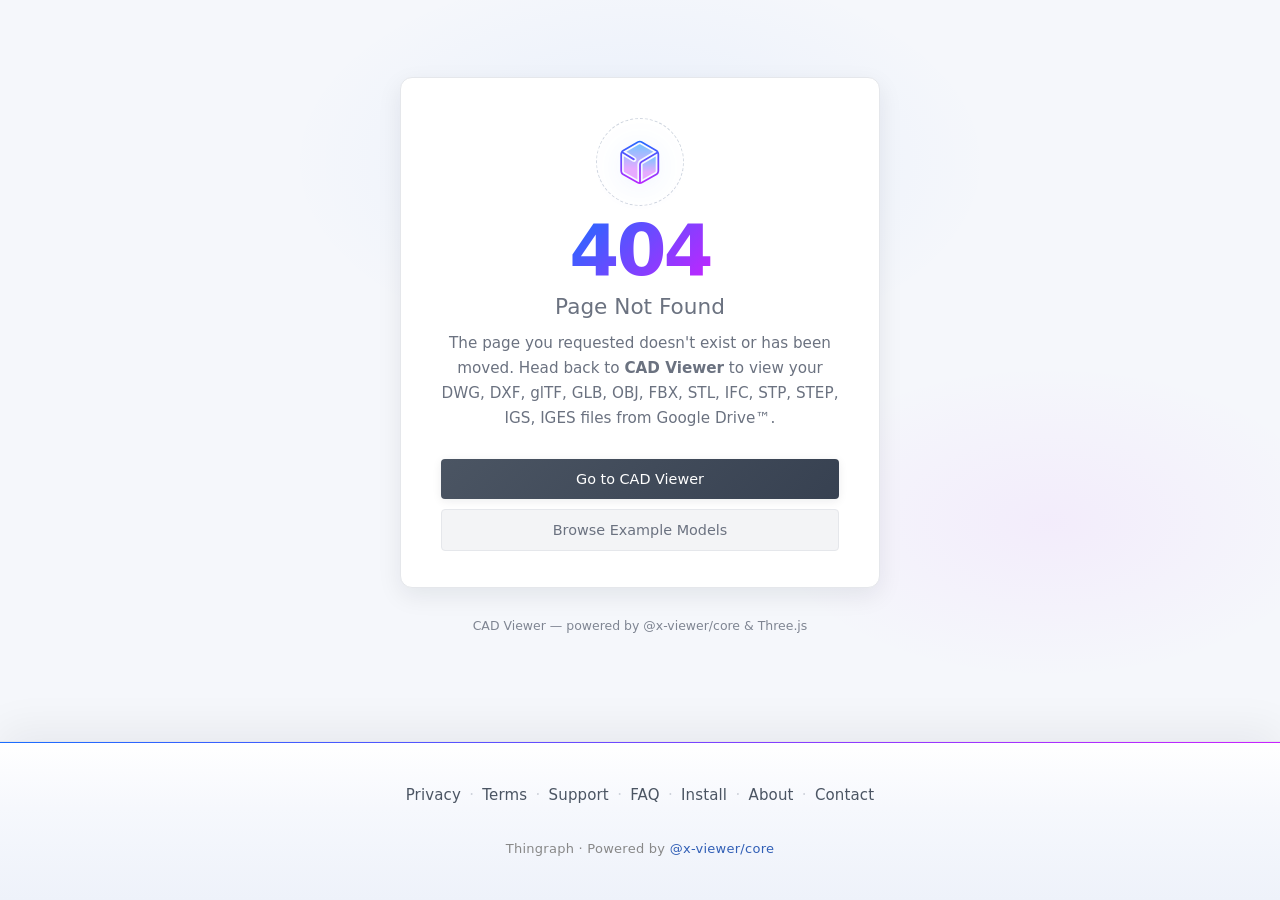
<file: index.html>
<!DOCTYPE html>
<html lang="en">
  <head>
    <meta charset="UTF-8" />
    <meta name="viewport" content="width=device-width, initial-scale=1.0" />
    <link rel="stylesheet" type="text/css" href="/iconfont/iconfont.css" />
    <link rel="stylesheet" type="text/css" href="/iconfont/iconfont2.css" />

    <!-- Primary meta -->
    <title>CAD Viewer</title>
    <meta name="description" content="CAD Viewer is a free web app to view 2D CAD drawings (DWG, DXF) and 3D models (glTF, GLB, OBJ, FBX, STL, IFC, STP, STEP, IGS, IGES) directly from Google Drive™ in the browser. Powered by the @x-viewer/core WebGL SDK built on Three.js. No software install needed." />
    <meta name="keywords" content="CAD viewer, DWG viewer, DXF viewer, glTF viewer, OBJ viewer, FBX viewer, STL viewer, IFC viewer, STEP viewer, STP viewer, IGS viewer, IGES viewer, Google Drive CAD, x-viewer, @x-viewer/core, WebGL CAD, online DWG viewer, browser CAD viewer, Three.js DWG, DXF browser, 3D model viewer" />
    <link rel="canonical" href="https://cad.thingraph.site/" />

    <!-- Open Graph (Facebook, LinkedIn, AI crawlers) -->
    <meta property="og:type" content="website" />
    <meta property="og:site_name" content="CAD Viewer" />
    <meta property="og:title" content="CAD Viewer – View DWG, DXF, glTF, OBJ, FBX, STL, IFC, STP, STEP, IGS, IGES from Google Drive™" />
    <meta property="og:description" content="Free web app to view 2D CAD drawings and 3D models from Google Drive™ in the browser. Supports DWG, DXF, glTF, GLB, OBJ, FBX, STL, IFC, STP, STEP, IGS, IGES. Powered by @x-viewer/core WebGL SDK." />
    <meta property="og:url" content="https://cad.thingraph.site/" />
    <meta property="og:image" content="https://cad.thingraph.site/og-image.png" />
    <meta property="og:image:width" content="1200" />
    <meta property="og:image:height" content="630" />
    <meta name="twitter:image" content="https://cad.thingraph.site/og-image.png" />

    <!-- Twitter Card -->
    <meta name="twitter:card" content="summary" />
    <meta name="twitter:title" content="CAD Viewer – DWG/DXF/glTF Viewer for Google Drive™" />
    <meta name="twitter:description" content="View DWG, DXF, glTF, GLB, OBJ, FBX, STL, IFC, STP, STEP, IGS, IGES files from Google Drive™ in the browser. Free, no install. Powered by @x-viewer/core." />

    <!-- JSON-LD structured data -->
    <script type="application/ld+json">
    {
      "@context": "https://schema.org",
      "@type": "SoftwareApplication",
      "name": "CAD Viewer",
      "alternateName": "CAD Viewer for Google Drive",
      "applicationCategory": "EngineeringApplication",
      "applicationSubCategory": "CAD Viewer",
      "operatingSystem": "Web",
      "url": "https://cad.thingraph.site/",
      "installUrl": "https://workspace.google.com/marketplace/app/dwg_viewer/641533811831",
      "description": "Thingraph CAD Viewer is a free browser-based application for viewing 2D CAD drawings (DWG, DXF) and 3D models (glTF, GLB, OBJ, FBX, STL, IFC, STP, STEP, IGS, IGES) from Google Drive™. It is built on the @x-viewer/core WebGL SDK (Viewer2d and Viewer3d), which uses Three.js for high-performance rendering entirely in the browser without any server-side processing.",
      "featureList": [
        "View DWG files in browser",
        "View DXF files in browser",
        "View glTF and GLB 3D models",
        "View OBJ, FBX, STL, IFC, STP, STEP, IGS, IGES 3D models",
        "Google Drive integration via Open with",
        "Layer management for 2D drawings",
        "Layout switching for DWG/DXF",
        "Distance, area and angle measurement",
        "Markup and annotation tools",
        "Screenshot export",
        "Section plane for 3D models",
        "No installation required"
      ],
      "offers": {
        "@type": "Offer",
        "price": "0",
        "priceCurrency": "USD"
      },
      "author": {
        "@type": "Organization",
        "name": "Thingraph",
        "url": "https://cad.thingraph.site/",
        "email": "thingraph@outlook.com"
      },
      "softwareRequirements": "A modern web browser with WebGL support",
      "keywords": "DWG viewer, DXF viewer, CAD viewer, glTF viewer, IFC viewer, STEP viewer, STP viewer, IGS viewer, IGES viewer, Google Drive CAD, x-viewer, @x-viewer/core, WebGL CAD viewer, Three.js CAD"
    }
    </script>
    <style>
      * {
        margin: 0;
        padding: 0;
        box-sizing: border-box;
      }

      html, body {
        width: 100%;
        height: 100%;
        overflow: hidden;
      }

      #app {
        width: 100%;
        height: 100%;
        overflow: hidden;
      }

      .spinner {
        width: 40px;
        height: 40px;
        border: 4px solid #ccc;
        border-top-color: #409EFF; /* Element Plus primary color */
        border-radius: 50%;
        animation: spin 1s linear infinite;
      }

      @keyframes spin {
        to { transform: rotate(360deg); }
      }
    </style>
    <!-- Google AdSense -->
    <script async src="https://pagead2.googlesyndication.com/pagead/js/adsbygoogle.js?client=ca-pub-6682300247350064" crossorigin="anonymous"></script>
    <script type="module" crossorigin src="/assets/main.js"></script>
    <link rel="stylesheet" crossorigin href="/assets/main.css">
  </head>
  <body>
    <div id="app"></div>
    <!-- <script src="/config.js"></script> -->
  </body>
</html>
</file>
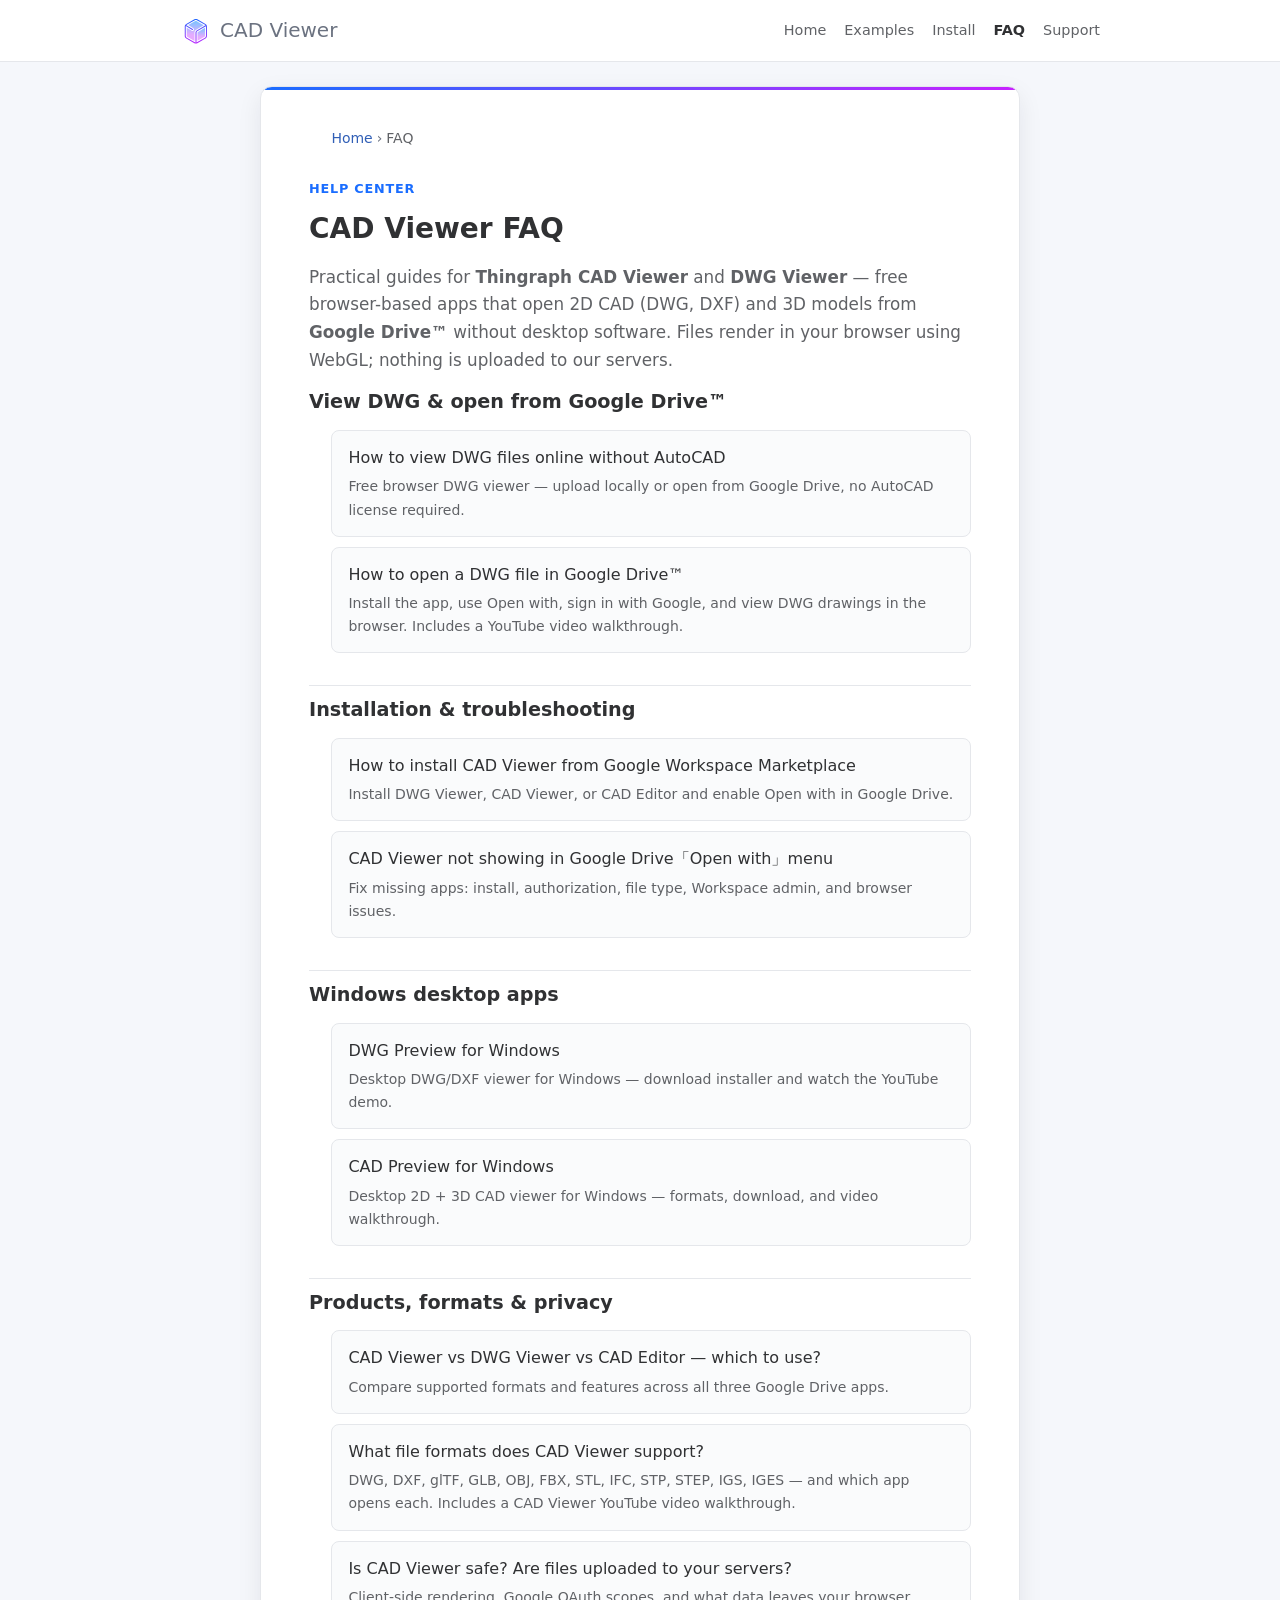
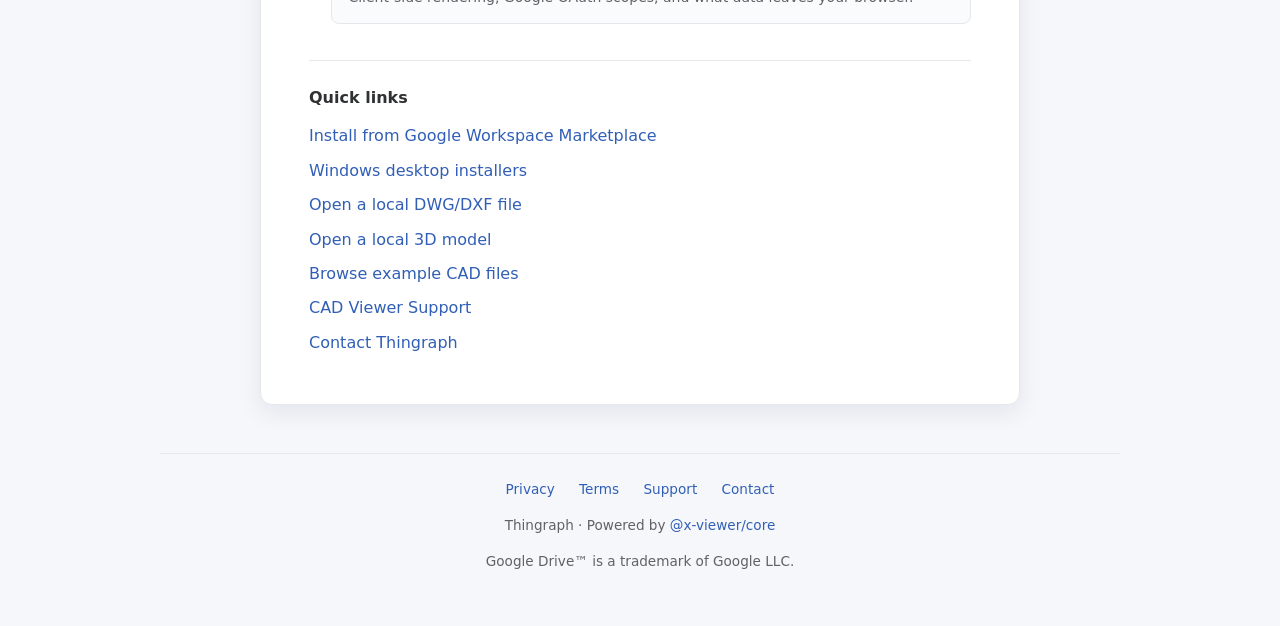
<file: faq/index.html>
<!DOCTYPE html>
<html lang="en">
  <head>
    <meta charset="UTF-8" />
    <meta name="viewport" content="width=device-width, initial-scale=1.0" />
    <title>FAQ – CAD Viewer &amp; DWG Viewer for Google Drive™ | Thingraph</title>
    <meta
      name="description"
      content="Frequently asked questions about Thingraph CAD Viewer and DWG Viewer for Google Drive™. Guides for opening DWG, DXF, and 3D CAD files, supported formats, installation, and troubleshooting."
    />
    <meta
      name="keywords"
      content="CAD Viewer FAQ, DWG Viewer FAQ, Google Drive CAD, open DWG online, supported CAD formats, Thingraph"
    />
    <link rel="canonical" href="https://cad.thingraph.site/faq/" />
    <meta property="og:type" content="website" />
    <meta property="og:site_name" content="CAD Viewer" />
    <meta property="og:title" content="FAQ – CAD Viewer for Google Drive™" />
    <meta
      property="og:description"
      content="Help articles for opening CAD files from Google Drive™, supported formats, and browser-based DWG/DXF/3D viewing."
    />
    <meta property="og:url" content="https://cad.thingraph.site/faq/" />
    <meta property="og:image" content="https://cad.thingraph.site/og-image.png" />
    <link rel="stylesheet" href="/faq/faq.css" />
    <script type="application/ld+json">
      {
        "@context": "https://schema.org",
        "@type": "CollectionPage",
        "name": "CAD Viewer FAQ",
        "description": "Frequently asked questions and how-to guides for Thingraph CAD Viewer and DWG Viewer for Google Drive.",
        "url": "https://cad.thingraph.site/faq/",
        "isPartOf": {
          "@type": "WebSite",
          "name": "CAD Viewer",
          "url": "https://cad.thingraph.site/"
        },
        "breadcrumb": {
          "@type": "BreadcrumbList",
          "itemListElement": [
            { "@type": "ListItem", "position": 1, "name": "Home", "item": "https://cad.thingraph.site/home" },
            { "@type": "ListItem", "position": 2, "name": "FAQ", "item": "https://cad.thingraph.site/faq/" }
          ]
        }
      }
    </script>
  </head>
  <body>
    <header class="faq-header">
      <div class="faq-header__inner">
        <a class="faq-brand" href="/home">
          <img src="/cube-64.svg" width="32" height="32" alt="" />
          <span>CAD Viewer</span>
        </a>
        <nav aria-label="Main">
          <ul class="faq-nav">
            <li><a href="/home">Home</a></li>
            <li><a href="/examples">Examples</a></li>
            <li><a href="/install">Install</a></li>
            <li><a href="/faq/" aria-current="page">FAQ</a></li>
            <li><a href="/google/cad-viewer-support">Support</a></li>
          </ul>
        </nav>
      </div>
    </header>

    <div class="faq-wrap">
      <article class="faq-card">
        <nav class="faq-breadcrumb" aria-label="Breadcrumb">
          <ol>
            <li><a href="/home">Home</a></li>
            <li><span aria-current="page">FAQ</span></li>
          </ol>
        </nav>

        <p class="faq-eyebrow">Help center</p>
        <h1>CAD Viewer FAQ</h1>
        <p class="faq-lead">
          Practical guides for <strong>Thingraph CAD Viewer</strong> and <strong>DWG Viewer</strong> — free browser-based
          apps that open 2D CAD (DWG, DXF) and 3D models from <strong>Google Drive™</strong> without desktop software.
          Files render in your browser using WebGL; nothing is uploaded to our servers.
        </p>

        <h2 class="faq-section-title">View DWG &amp; open from Google Drive™</h2>
        <ul class="faq-article-list">
          <li>
            <a href="/faq/view-dwg-online-without-autocad.html">
              How to view DWG files online without AutoCAD
              <span class="faq-article-desc">
                Free browser DWG viewer — upload locally or open from Google Drive, no AutoCAD license required.
              </span>
            </a>
          </li>
          <li>
            <a href="/faq/how-to-open-dwg-in-google-drive.html">
              How to open a DWG file in Google Drive™
              <span class="faq-article-desc">
                Install the app, use Open with, sign in with Google, and view DWG drawings in the browser. Includes a
                YouTube video walkthrough.
              </span>
            </a>
          </li>
        </ul>

        <h2 class="faq-section-title">Installation &amp; troubleshooting</h2>
        <ul class="faq-article-list">
          <li>
            <a href="/faq/install-cad-viewer-google-workspace-marketplace.html">
              How to install CAD Viewer from Google Workspace Marketplace
              <span class="faq-article-desc">
                Install DWG Viewer, CAD Viewer, or CAD Editor and enable Open with in Google Drive.
              </span>
            </a>
          </li>
          <li>
            <a href="/faq/open-with-not-showing-in-google-drive.html">
              CAD Viewer not showing in Google Drive「Open with」menu
              <span class="faq-article-desc">
                Fix missing apps: install, authorization, file type, Workspace admin, and browser issues.
              </span>
            </a>
          </li>
        </ul>

        <h2 class="faq-section-title">Windows desktop apps</h2>
        <ul class="faq-article-list">
          <li>
            <a href="/faq/dwg-preview-for-windows.html">
              DWG Preview for Windows
              <span class="faq-article-desc">
                Desktop DWG/DXF viewer for Windows — download installer and watch the YouTube demo.
              </span>
            </a>
          </li>
          <li>
            <a href="/faq/cad-preview-for-windows.html">
              CAD Preview for Windows
              <span class="faq-article-desc">
                Desktop 2D + 3D CAD viewer for Windows — formats, download, and video walkthrough.
              </span>
            </a>
          </li>
        </ul>

        <h2 class="faq-section-title">Products, formats &amp; privacy</h2>
        <ul class="faq-article-list">
          <li>
            <a href="/faq/cad-viewer-vs-dwg-viewer-vs-cad-editor.html">
              CAD Viewer vs DWG Viewer vs CAD Editor — which to use?
              <span class="faq-article-desc">
                Compare supported formats and features across all three Google Drive apps.
              </span>
            </a>
          </li>
          <li>
            <a href="/faq/what-formats-does-cad-viewer-support.html">
              What file formats does CAD Viewer support?
              <span class="faq-article-desc">
                DWG, DXF, glTF, GLB, OBJ, FBX, STL, IFC, STP, STEP, IGS, IGES — and which app opens each. Includes a
                CAD Viewer YouTube video walkthrough.
              </span>
            </a>
          </li>
          <li>
            <a href="/faq/is-cad-viewer-safe-are-files-uploaded-to-servers.html">
              Is CAD Viewer safe? Are files uploaded to your servers?
              <span class="faq-article-desc">
                Client-side rendering, Google OAuth scopes, and what data leaves your browser.
              </span>
            </a>
          </li>
        </ul>

        <section class="faq-related">
          <h2>Quick links</h2>
          <ul>
            <li><a href="/install">Install from Google Workspace Marketplace</a></li>
            <li><a href="/install/windows">Windows desktop installers</a></li>
            <li><a href="/dwg-viewer">Open a local DWG/DXF file</a></li>
            <li><a href="/cad-viewer">Open a local 3D model</a></li>
            <li><a href="/examples">Browse example CAD files</a></li>
            <li><a href="/google/cad-viewer-support">CAD Viewer Support</a></li>
            <li><a href="/contact">Contact Thingraph</a></li>
          </ul>
        </section>
      </article>
    </div>

    <footer class="faq-footer">
      <nav aria-label="Footer">
        <a href="/google/cad-viewer-privacy">Privacy</a>
        <a href="/google/cad-viewer-terms">Terms</a>
        <a href="/google/cad-viewer-support">Support</a>
        <a href="/contact">Contact</a>
      </nav>
      <p>Thingraph · Powered by <a href="https://www.npmjs.com/package/@x-viewer/core" rel="noopener noreferrer">@x-viewer/core</a></p>
      <p>Google Drive™ is a trademark of Google LLC.</p>
    </footer>
  </body>
</html>
</file>
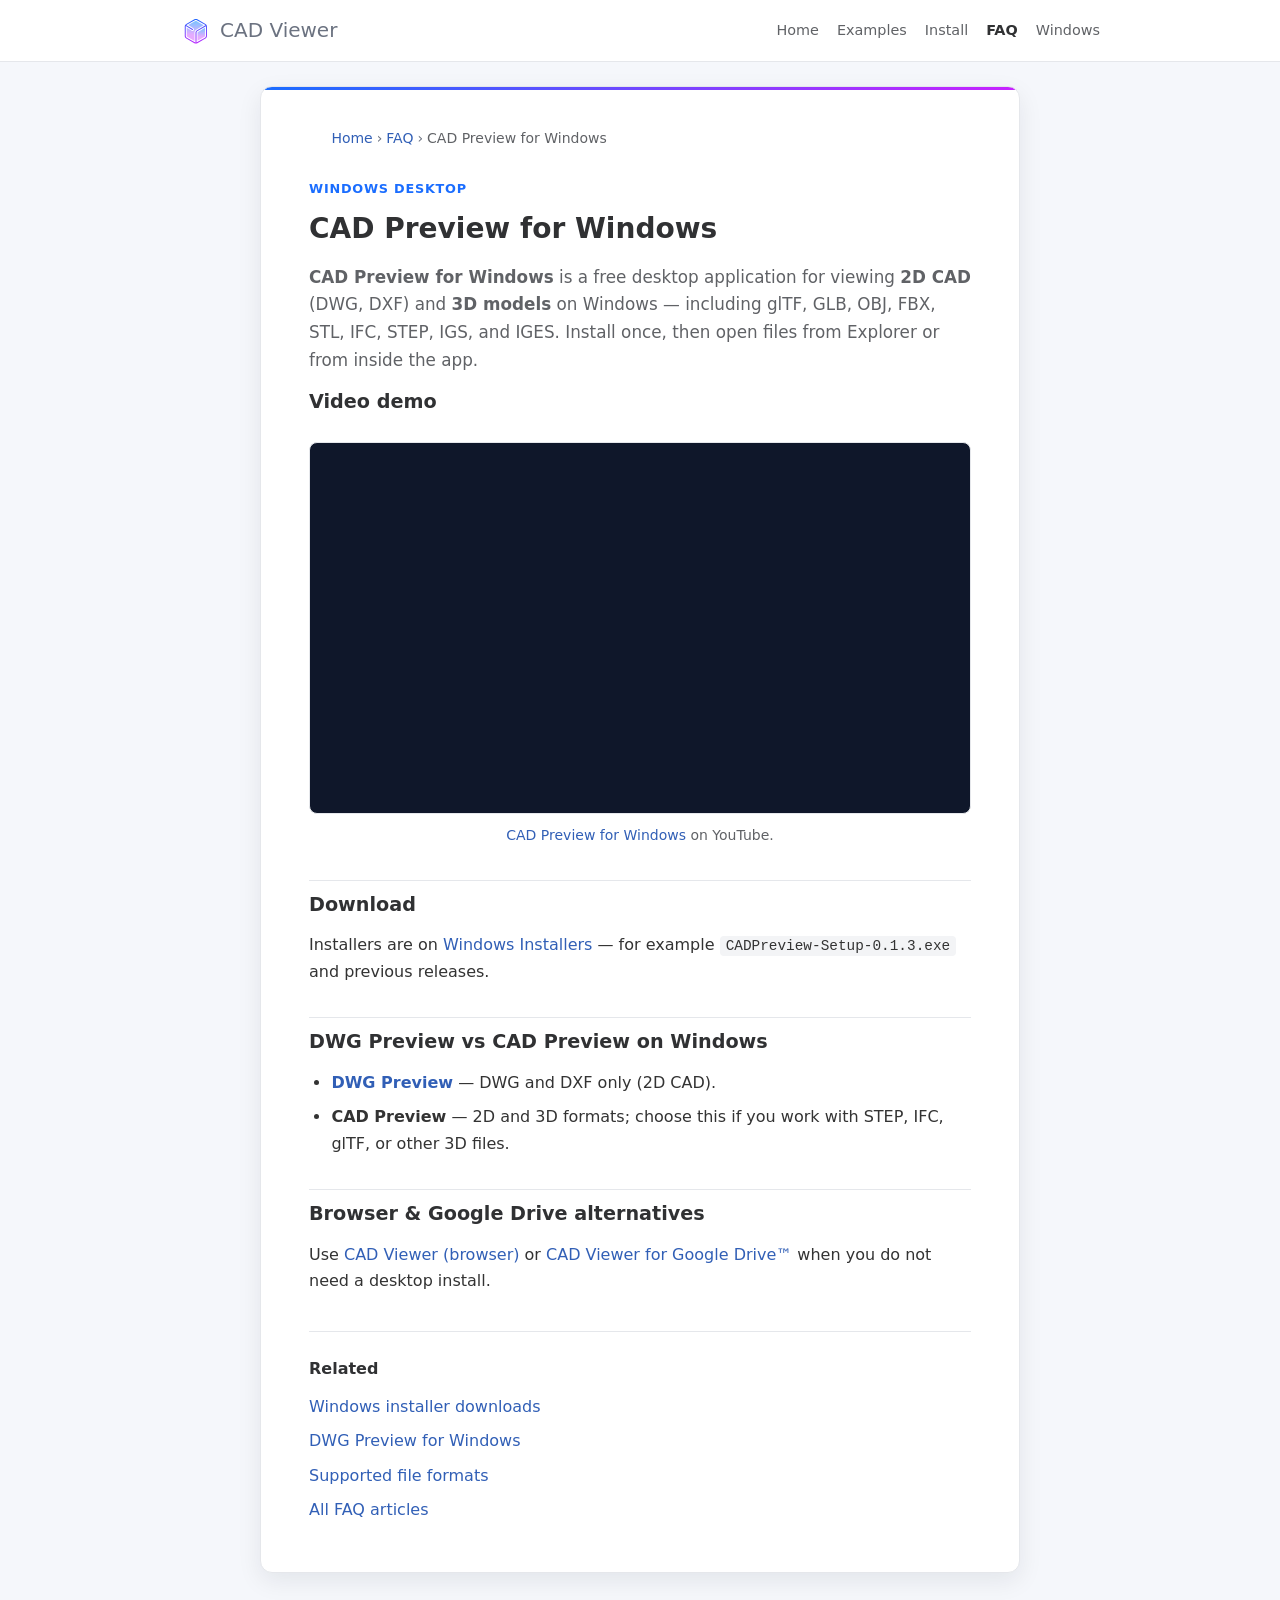
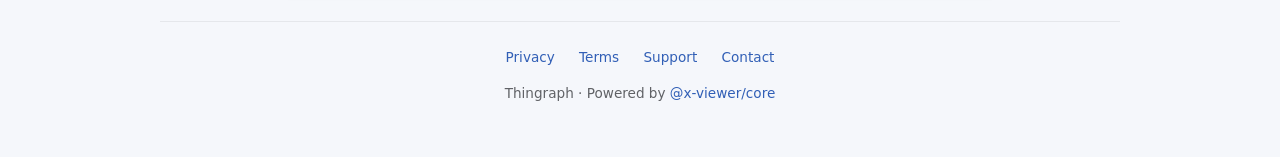
<file: faq/cad-preview-for-windows.html>
<!DOCTYPE html>
<html lang="en">
  <head>
    <meta charset="UTF-8" />
    <meta name="viewport" content="width=device-width, initial-scale=1.0" />
    <title>CAD Preview for Windows – View DWG &amp; 3D Models on Desktop | Thingraph</title>
    <meta
      name="description"
      content="CAD Preview for Windows is a free desktop app to view DWG, DXF, and 3D CAD models (glTF, STEP, IFC, and more) on Windows. Download the installer and watch the demo video."
    />
    <meta
      name="keywords"
      content="CAD Preview Windows, CAD viewer Windows desktop, 3D model viewer Windows, CAD Preview download, Thingraph"
    />
    <link rel="canonical" href="https://cad.thingraph.site/faq/cad-preview-for-windows.html" />
    <meta property="og:type" content="article" />
    <meta property="og:site_name" content="CAD Viewer" />
    <meta property="og:title" content="CAD Preview for Windows" />
    <meta
      property="og:description"
      content="Desktop CAD and 3D model viewer for Windows — download installer and watch the demo."
    />
    <meta property="og:url" content="https://cad.thingraph.site/faq/cad-preview-for-windows.html" />
    <meta property="og:image" content="https://cad.thingraph.site/og-image.png" />
    <link rel="stylesheet" href="/faq/faq.css" />
    <script type="application/ld+json">
      {
        "@context": "https://schema.org",
        "@type": "FAQPage",
        "mainEntity": [
          {
            "@type": "Question",
            "name": "What is CAD Preview for Windows?",
            "acceptedAnswer": {
              "@type": "Answer",
              "text": "CAD Preview for Windows is a Thingraph desktop application for viewing 2D CAD (DWG, DXF) and 3D models on Windows. Download from cad.thingraph.site/install/windows."
            }
          },
          {
            "@type": "Question",
            "name": "What formats does CAD Preview for Windows support?",
            "acceptedAnswer": {
              "@type": "Answer",
              "text": "CAD Preview for Windows supports DWG, DXF, glTF, GLB, OBJ, FBX, STL, IFC, STP, STEP, IGS, and IGES — the same broad format set as CAD Viewer for Google Drive in the browser."
            }
          }
        ]
      }
    </script>
  </head>
  <body>
    <header class="faq-header">
      <div class="faq-header__inner">
        <a class="faq-brand" href="/home">
          <img src="/cube-64.svg" width="32" height="32" alt="" />
          <span>CAD Viewer</span>
        </a>
        <nav aria-label="Main">
          <ul class="faq-nav">
            <li><a href="/home">Home</a></li>
            <li><a href="/examples">Examples</a></li>
            <li><a href="/install">Install</a></li>
            <li><a href="/faq/" aria-current="page">FAQ</a></li>
            <li><a href="/install/windows">Windows</a></li>
          </ul>
        </nav>
      </div>
    </header>

    <div class="faq-wrap">
      <article class="faq-card">
        <nav class="faq-breadcrumb" aria-label="Breadcrumb">
          <ol>
            <li><a href="/home">Home</a></li>
            <li><a href="/faq/">FAQ</a></li>
            <li><span aria-current="page">CAD Preview for Windows</span></li>
          </ol>
        </nav>

        <p class="faq-eyebrow">Windows desktop</p>
        <h1>CAD Preview for Windows</h1>
        <p class="faq-lead">
          <strong>CAD Preview for Windows</strong> is a free desktop application for viewing
          <strong>2D CAD</strong> (DWG, DXF) and <strong>3D models</strong> on Windows — including glTF, GLB, OBJ, FBX,
          STL, IFC, STEP, IGS, and IGES. Install once, then open files from Explorer or from inside the app.
        </p>

        <h2>Video demo</h2>
        <figure class="faq-video">
          <div class="faq-video__embed">
            <iframe
              src="https://www.youtube.com/embed/1AXnvv1UGno"
              title="CAD Preview for Windows — demo"
              allow="accelerometer; autoplay; clipboard-write; encrypted-media; gyroscope; picture-in-picture; web-share"
              allowfullscreen
              loading="lazy"
              referrerpolicy="strict-origin-when-cross-origin"
            ></iframe>
          </div>
          <figcaption>
            <a href="https://youtu.be/1AXnvv1UGno" rel="noopener noreferrer">CAD Preview for Windows</a> on YouTube.
          </figcaption>
        </figure>

        <h2>Download</h2>
        <p>
          Installers are on <a href="/install/windows">Windows Installers</a> — for example
          <code>CADPreview-Setup-0.1.3.exe</code> and previous releases.
        </p>

        <h2>DWG Preview vs CAD Preview on Windows</h2>
        <ul>
          <li><strong><a href="/faq/dwg-preview-for-windows.html">DWG Preview</a></strong> — DWG and DXF only (2D CAD).</li>
          <li><strong>CAD Preview</strong> — 2D and 3D formats; choose this if you work with STEP, IFC, glTF, or other 3D files.</li>
        </ul>

        <h2>Browser &amp; Google Drive alternatives</h2>
        <p>
          Use <a href="/cad-viewer">CAD Viewer (browser)</a> or
          <a href="/faq/what-formats-does-cad-viewer-support.html">CAD Viewer for Google Drive™</a> when you do not need a
          desktop install.
        </p>

        <section class="faq-related">
          <h2>Related</h2>
          <ul>
            <li><a href="/install/windows">Windows installer downloads</a></li>
            <li><a href="/faq/dwg-preview-for-windows.html">DWG Preview for Windows</a></li>
            <li><a href="/faq/what-formats-does-cad-viewer-support.html">Supported file formats</a></li>
            <li><a href="/faq/">All FAQ articles</a></li>
          </ul>
        </section>
      </article>
    </div>

    <footer class="faq-footer">
      <nav aria-label="Footer">
        <a href="/google/cad-viewer-privacy">Privacy</a>
        <a href="/google/cad-viewer-terms">Terms</a>
        <a href="/google/cad-viewer-support">Support</a>
        <a href="/contact">Contact</a>
      </nav>
      <p>Thingraph · Powered by <a href="https://www.npmjs.com/package/@x-viewer/core" rel="noopener noreferrer">@x-viewer/core</a></p>
    </footer>
  </body>
</html>
</file>
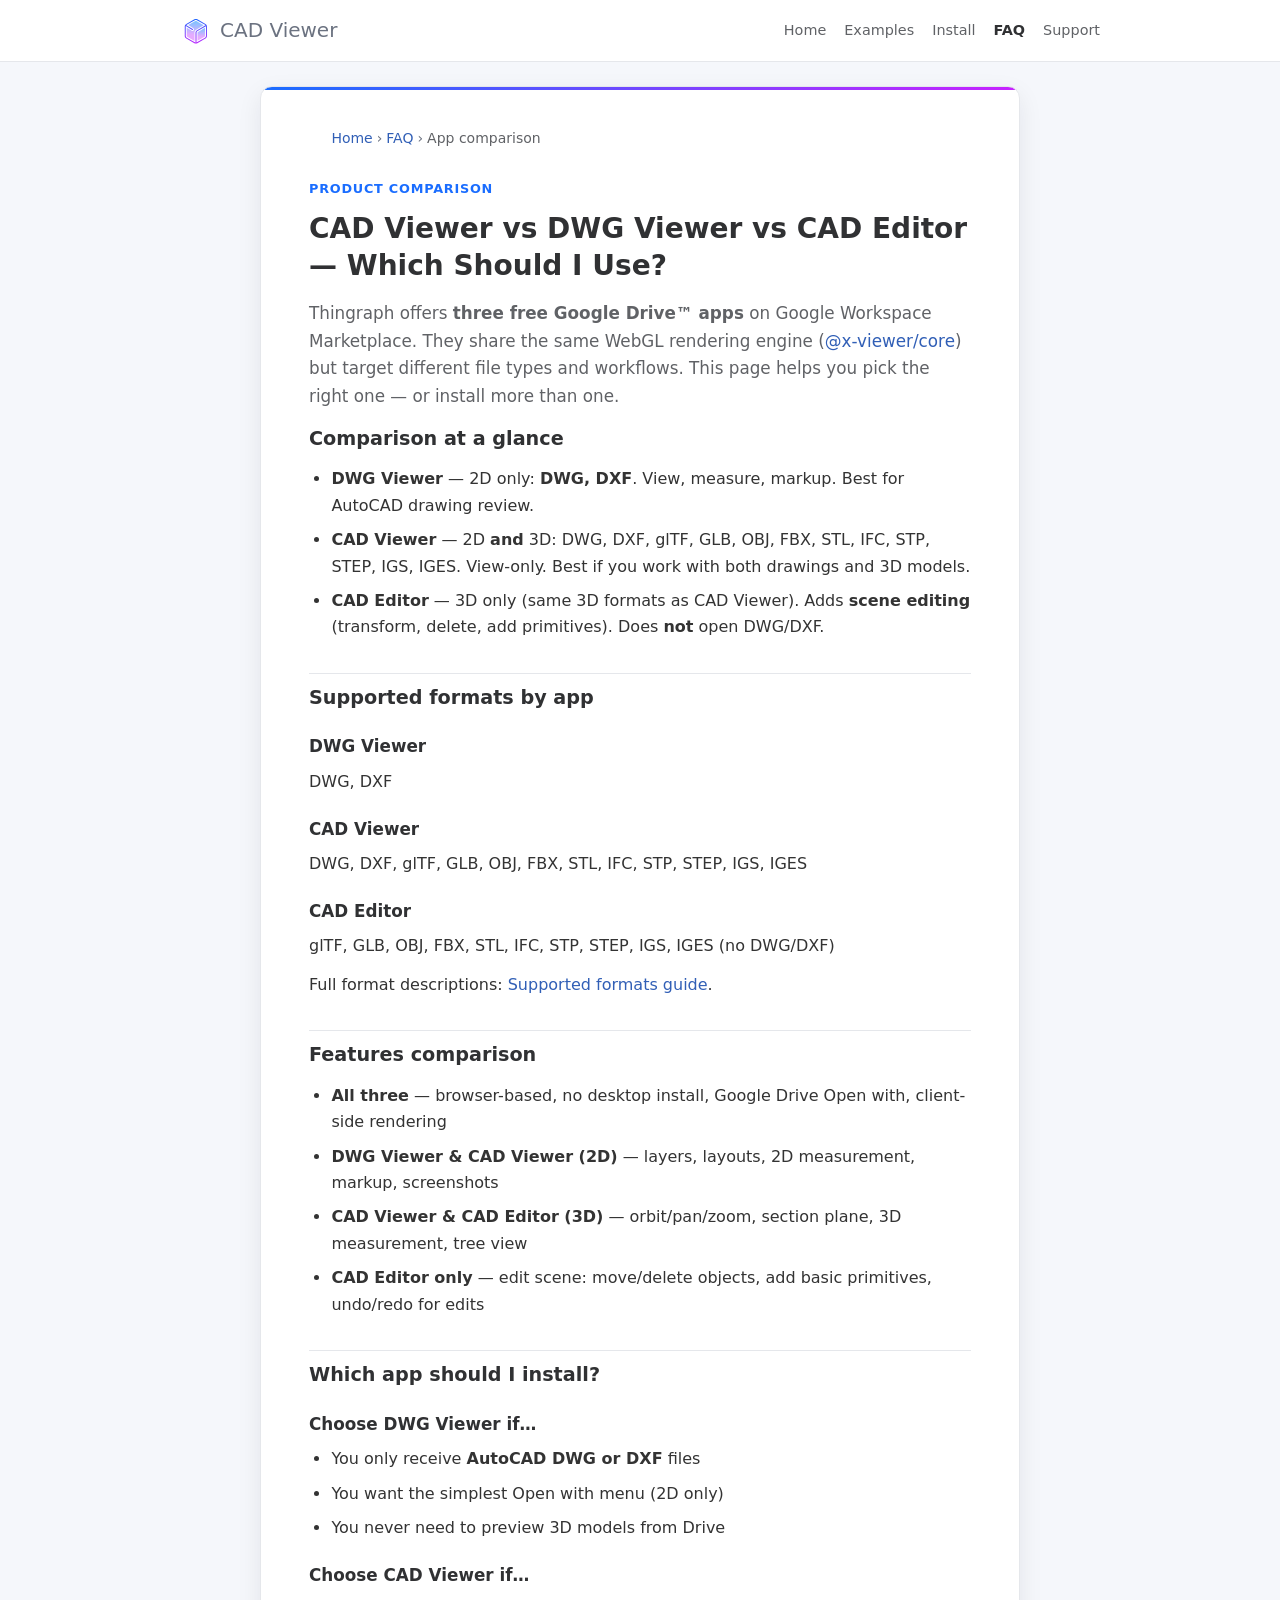
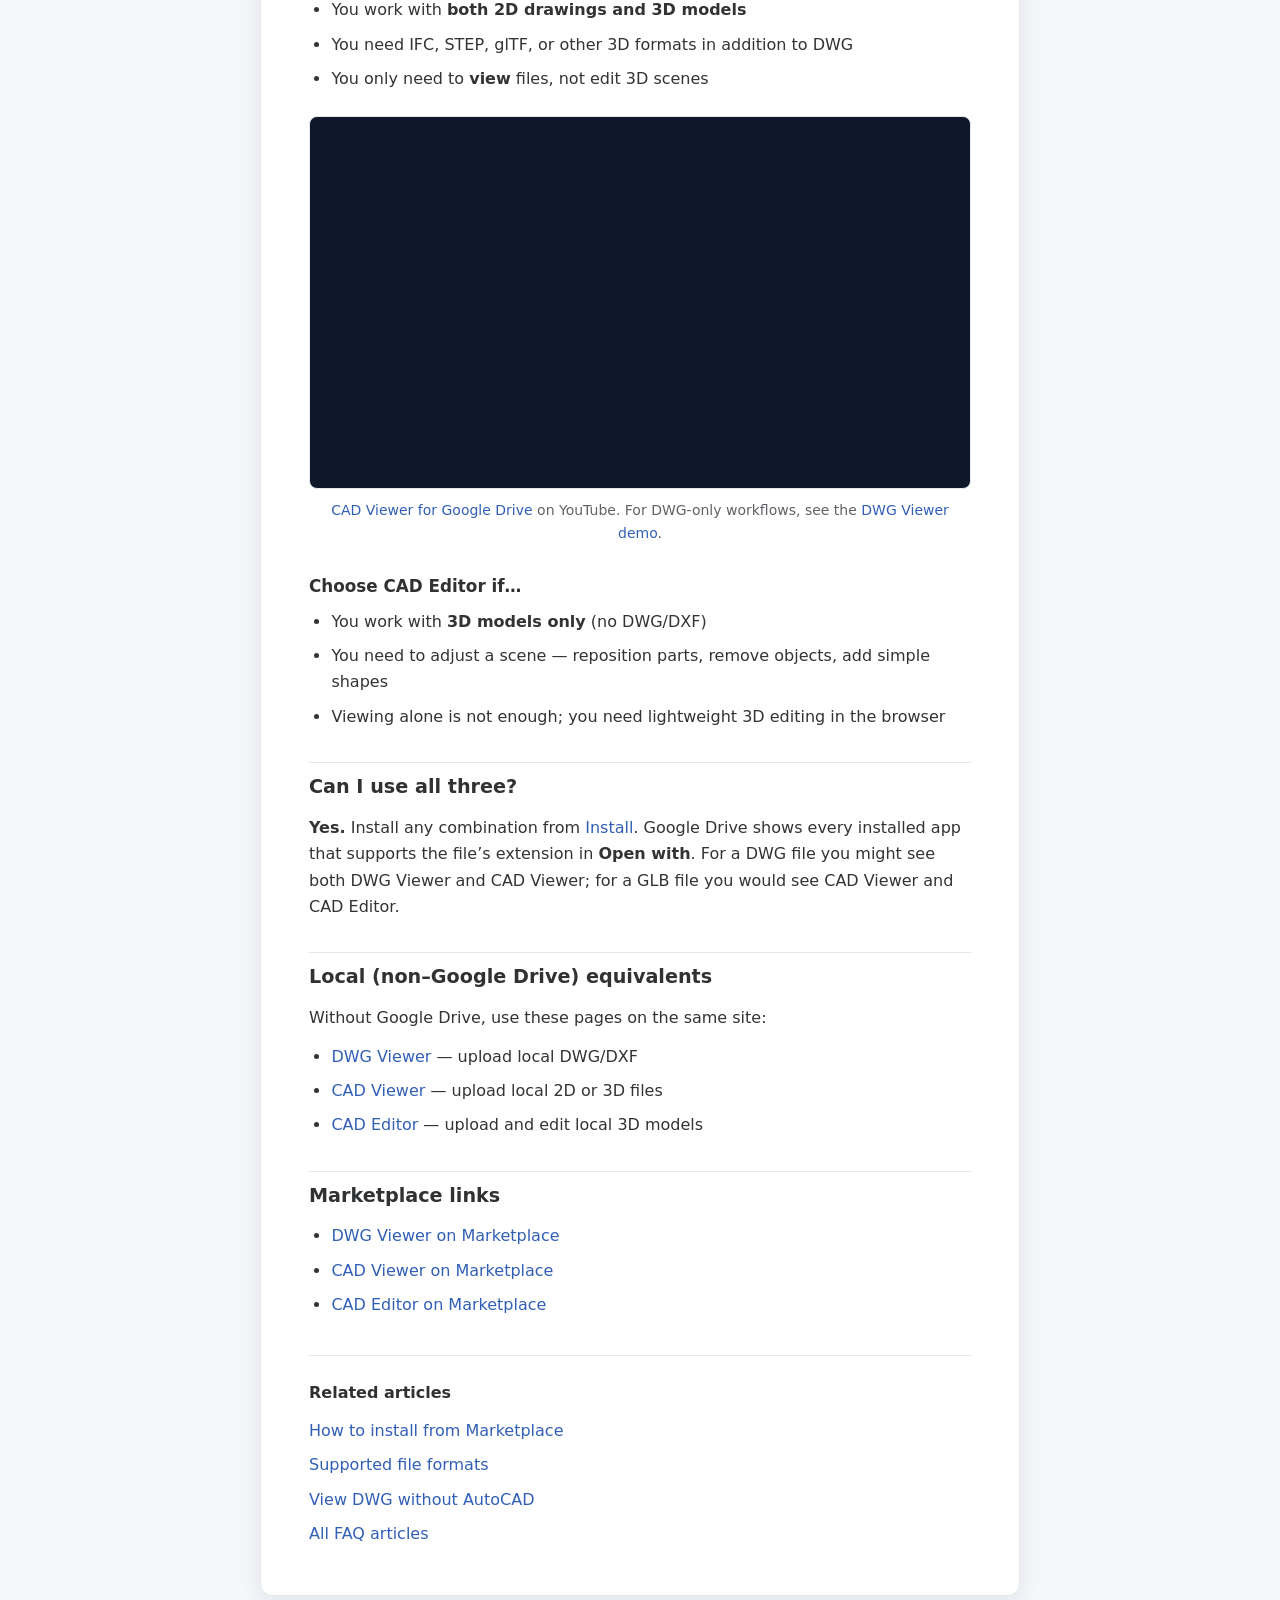
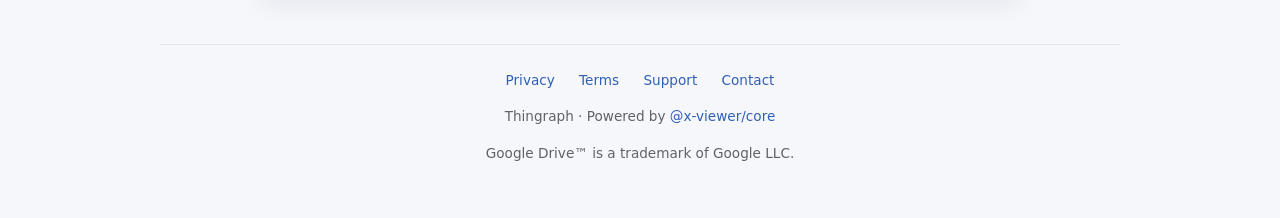
<file: faq/cad-viewer-vs-dwg-viewer-vs-cad-editor.html>
<!DOCTYPE html>
<html lang="en">
  <head>
    <meta charset="UTF-8" />
    <meta name="viewport" content="width=device-width, initial-scale=1.0" />
    <title>CAD Viewer vs DWG Viewer vs CAD Editor – Which Google Drive App? | Thingraph</title>
    <meta
      name="description"
      content="Compare Thingraph CAD Viewer, DWG Viewer, and CAD Editor for Google Drive. See supported formats (DWG, DXF, glTF, STEP, IFC), features, and which app to install."
    />
    <meta
      name="keywords"
      content="CAD Viewer vs DWG Viewer, CAD Editor Google Drive, which CAD viewer install, DWG Viewer or CAD Viewer, Thingraph apps comparison"
    />
    <link rel="canonical" href="https://cad.thingraph.site/faq/cad-viewer-vs-dwg-viewer-vs-cad-editor.html" />
    <meta property="og:type" content="article" />
    <meta property="og:site_name" content="CAD Viewer" />
    <meta property="og:title" content="CAD Viewer vs DWG Viewer vs CAD Editor" />
    <meta
      property="og:description"
      content="Choose the right Thingraph Google Drive app for 2D DWG/DXF, 3D models, or 3D editing."
    />
    <meta property="og:url" content="https://cad.thingraph.site/faq/cad-viewer-vs-dwg-viewer-vs-cad-editor.html" />
    <meta property="og:image" content="https://cad.thingraph.site/og-image.png" />
    <link rel="stylesheet" href="/faq/faq.css" />
    <script type="application/ld+json">
      {
        "@context": "https://schema.org",
        "@type": "FAQPage",
        "mainEntity": [
          {
            "@type": "Question",
            "name": "What is the difference between CAD Viewer and DWG Viewer?",
            "acceptedAnswer": {
              "@type": "Answer",
              "text": "DWG Viewer opens only 2D CAD files (DWG and DXF). CAD Viewer opens the same 2D formats plus 3D models including glTF, GLB, OBJ, FBX, STL, IFC, STP, STEP, IGS, and IGES. Both are read-only viewers for Google Drive."
            }
          },
          {
            "@type": "Question",
            "name": "What does CAD Editor do?",
            "acceptedAnswer": {
              "@type": "Answer",
              "text": "CAD Editor is for 3D models only. It adds scene editing — add primitives, transform objects, delete meshes — but does not open DWG or DXF files."
            }
          },
          {
            "@type": "Question",
            "name": "Can I install more than one Thingraph app?",
            "acceptedAnswer": {
              "@type": "Answer",
              "text": "Yes. You can install DWG Viewer, CAD Viewer, and CAD Editor on the same Google account. Open with will show each app that supports the file type you selected."
            }
          }
        ]
      }
    </script>
  </head>
  <body>
    <header class="faq-header">
      <div class="faq-header__inner">
        <a class="faq-brand" href="/home">
          <img src="/cube-64.svg" width="32" height="32" alt="" />
          <span>CAD Viewer</span>
        </a>
        <nav aria-label="Main">
          <ul class="faq-nav">
            <li><a href="/home">Home</a></li>
            <li><a href="/examples">Examples</a></li>
            <li><a href="/install">Install</a></li>
            <li><a href="/faq/" aria-current="page">FAQ</a></li>
            <li><a href="/google/cad-viewer-support">Support</a></li>
          </ul>
        </nav>
      </div>
    </header>

    <div class="faq-wrap">
      <article class="faq-card">
        <nav class="faq-breadcrumb" aria-label="Breadcrumb">
          <ol>
            <li><a href="/home">Home</a></li>
            <li><a href="/faq/">FAQ</a></li>
            <li><span aria-current="page">App comparison</span></li>
          </ol>
        </nav>

        <p class="faq-eyebrow">Product comparison</p>
        <h1>CAD Viewer vs DWG Viewer vs CAD Editor — Which Should I Use?</h1>
        <p class="faq-lead">
          Thingraph offers <strong>three free Google Drive™ apps</strong> on Google Workspace Marketplace. They share the
          same WebGL rendering engine (<a href="https://www.npmjs.com/package/@x-viewer/core" rel="noopener noreferrer">@x-viewer/core</a>)
          but target different file types and workflows. This page helps you pick the right one — or install more than one.
        </p>

        <h2>Comparison at a glance</h2>
        <ul>
          <li>
            <strong>DWG Viewer</strong> — 2D only: <strong>DWG, DXF</strong>. View, measure, markup. Best for AutoCAD
            drawing review.
          </li>
          <li>
            <strong>CAD Viewer</strong> — 2D <strong>and</strong> 3D: DWG, DXF, glTF, GLB, OBJ, FBX, STL, IFC, STP, STEP,
            IGS, IGES. View-only. Best if you work with both drawings and 3D models.
          </li>
          <li>
            <strong>CAD Editor</strong> — 3D only (same 3D formats as CAD Viewer). Adds <strong>scene editing</strong>
            (transform, delete, add primitives). Does <strong>not</strong> open DWG/DXF.
          </li>
        </ul>

        <h2>Supported formats by app</h2>
        <h3>DWG Viewer</h3>
        <p>DWG, DXF</p>
        <h3>CAD Viewer</h3>
        <p>DWG, DXF, glTF, GLB, OBJ, FBX, STL, IFC, STP, STEP, IGS, IGES</p>
        <h3>CAD Editor</h3>
        <p>glTF, GLB, OBJ, FBX, STL, IFC, STP, STEP, IGS, IGES (no DWG/DXF)</p>
        <p>Full format descriptions: <a href="/faq/what-formats-does-cad-viewer-support.html">Supported formats guide</a>.</p>

        <h2>Features comparison</h2>
        <ul>
          <li><strong>All three</strong> — browser-based, no desktop install, Google Drive Open with, client-side rendering</li>
          <li><strong>DWG Viewer &amp; CAD Viewer (2D)</strong> — layers, layouts, 2D measurement, markup, screenshots</li>
          <li><strong>CAD Viewer &amp; CAD Editor (3D)</strong> — orbit/pan/zoom, section plane, 3D measurement, tree view</li>
          <li><strong>CAD Editor only</strong> — edit scene: move/delete objects, add basic primitives, undo/redo for edits</li>
        </ul>

        <h2>Which app should I install?</h2>
        <h3>Choose DWG Viewer if…</h3>
        <ul>
          <li>You only receive <strong>AutoCAD DWG or DXF</strong> files</li>
          <li>You want the simplest Open with menu (2D only)</li>
          <li>You never need to preview 3D models from Drive</li>
        </ul>
        <h3>Choose CAD Viewer if…</h3>
        <ul>
          <li>You work with <strong>both 2D drawings and 3D models</strong></li>
          <li>You need IFC, STEP, glTF, or other 3D formats in addition to DWG</li>
          <li>You only need to <strong>view</strong> files, not edit 3D scenes</li>
        </ul>
        <figure class="faq-video">
          <div class="faq-video__embed">
            <iframe
              src="https://www.youtube.com/embed/ICwLJsZOPVU"
              title="CAD Viewer for Google Drive — demo"
              allow="accelerometer; autoplay; clipboard-write; encrypted-media; gyroscope; picture-in-picture; web-share"
              allowfullscreen
              loading="lazy"
              referrerpolicy="strict-origin-when-cross-origin"
            ></iframe>
          </div>
          <figcaption>
            <a href="https://youtu.be/ICwLJsZOPVU" rel="noopener noreferrer">CAD Viewer for Google Drive</a> on YouTube.
            For DWG-only workflows, see the
            <a href="https://youtu.be/98X66wYMSl4" rel="noopener noreferrer">DWG Viewer demo</a>.
          </figcaption>
        </figure>
        <h3>Choose CAD Editor if…</h3>
        <ul>
          <li>You work with <strong>3D models only</strong> (no DWG/DXF)</li>
          <li>You need to adjust a scene — reposition parts, remove objects, add simple shapes</li>
          <li>Viewing alone is not enough; you need lightweight 3D editing in the browser</li>
        </ul>

        <h2>Can I use all three?</h2>
        <p>
          <strong>Yes.</strong> Install any combination from <a href="/install">Install</a>. Google Drive shows every
          installed app that supports the file’s extension in <strong>Open with</strong>. For a DWG file you might see both
          DWG Viewer and CAD Viewer; for a GLB file you would see CAD Viewer and CAD Editor.
        </p>

        <h2>Local (non–Google Drive) equivalents</h2>
        <p>Without Google Drive, use these pages on the same site:</p>
        <ul>
          <li><a href="/dwg-viewer">DWG Viewer</a> — upload local DWG/DXF</li>
          <li><a href="/cad-viewer">CAD Viewer</a> — upload local 2D or 3D files</li>
          <li><a href="/cad-editor">CAD Editor</a> — upload and edit local 3D models</li>
        </ul>

        <h2>Marketplace links</h2>
        <ul>
          <li><a href="https://workspace.google.com/marketplace/app/dwg_viewer/641533811831" rel="noopener noreferrer">DWG Viewer on Marketplace</a></li>
          <li><a href="https://workspace.google.com/marketplace/app/cad_viewer/688654001920" rel="noopener noreferrer">CAD Viewer on Marketplace</a></li>
          <li><a href="https://workspace.google.com/marketplace/app/cad_editor/439137849733" rel="noopener noreferrer">CAD Editor on Marketplace</a></li>
        </ul>

        <section class="faq-related">
          <h2>Related articles</h2>
          <ul>
            <li><a href="/faq/install-cad-viewer-google-workspace-marketplace.html">How to install from Marketplace</a></li>
            <li><a href="/faq/what-formats-does-cad-viewer-support.html">Supported file formats</a></li>
            <li><a href="/faq/view-dwg-online-without-autocad.html">View DWG without AutoCAD</a></li>
            <li><a href="/faq/">All FAQ articles</a></li>
          </ul>
        </section>
      </article>
    </div>

    <footer class="faq-footer">
      <nav aria-label="Footer">
        <a href="/google/cad-viewer-privacy">Privacy</a>
        <a href="/google/cad-viewer-terms">Terms</a>
        <a href="/google/cad-viewer-support">Support</a>
        <a href="/contact">Contact</a>
      </nav>
      <p>Thingraph · Powered by <a href="https://www.npmjs.com/package/@x-viewer/core" rel="noopener noreferrer">@x-viewer/core</a></p>
      <p>Google Drive™ is a trademark of Google LLC.</p>
    </footer>
  </body>
</html>
</file>
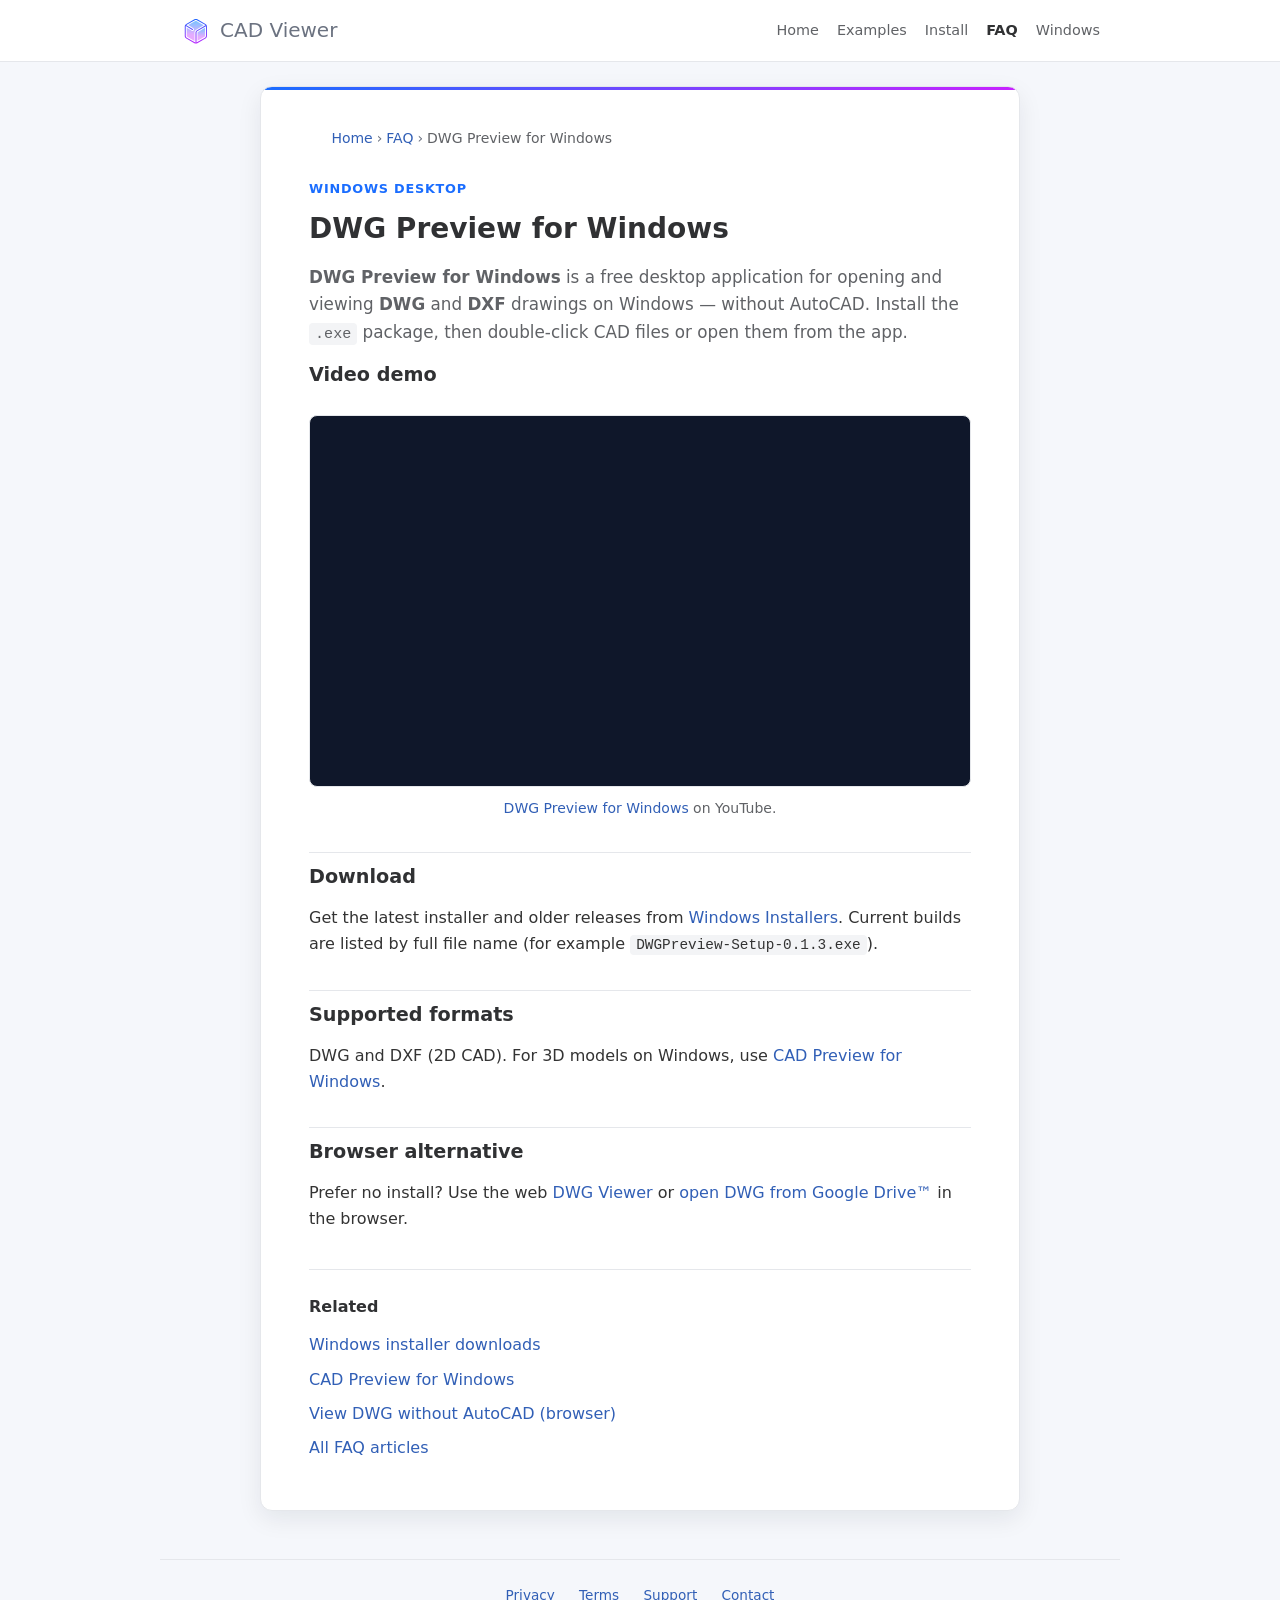
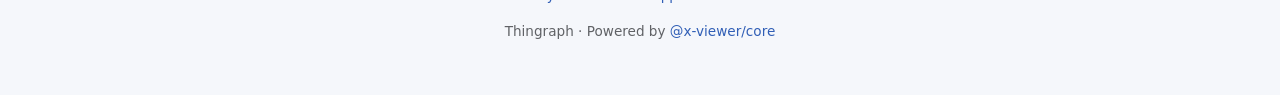
<file: faq/dwg-preview-for-windows.html>
<!DOCTYPE html>
<html lang="en">
  <head>
    <meta charset="UTF-8" />
    <meta name="viewport" content="width=device-width, initial-scale=1.0" />
    <title>DWG Preview for Windows – Download &amp; View DWG/DXF on Desktop | Thingraph</title>
    <meta
      name="description"
      content="DWG Preview for Windows is a free desktop app to view DWG and DXF AutoCAD drawings on Windows. Download the installer, watch the demo video, and open CAD files without AutoCAD."
    />
    <meta
      name="keywords"
      content="DWG Preview Windows, DWG viewer Windows desktop, view DWG on Windows, DWG Preview download, Thingraph"
    />
    <link rel="canonical" href="https://cad.thingraph.site/faq/dwg-preview-for-windows.html" />
    <meta property="og:type" content="article" />
    <meta property="og:site_name" content="CAD Viewer" />
    <meta property="og:title" content="DWG Preview for Windows" />
    <meta
      property="og:description"
      content="Desktop DWG/DXF viewer for Windows — download installer and watch the setup demo."
    />
    <meta property="og:url" content="https://cad.thingraph.site/faq/dwg-preview-for-windows.html" />
    <meta property="og:image" content="https://cad.thingraph.site/og-image.png" />
    <link rel="stylesheet" href="/faq/faq.css" />
    <script type="application/ld+json">
      {
        "@context": "https://schema.org",
        "@type": "FAQPage",
        "mainEntity": [
          {
            "@type": "Question",
            "name": "What is DWG Preview for Windows?",
            "acceptedAnswer": {
              "@type": "Answer",
              "text": "DWG Preview for Windows is a Thingraph desktop application for viewing DWG and DXF CAD drawings on Windows. Download the installer from cad.thingraph.site/install/windows and open drawings locally without AutoCAD."
            }
          },
          {
            "@type": "Question",
            "name": "How is DWG Preview for Windows different from DWG Viewer for Google Drive?",
            "acceptedAnswer": {
              "@type": "Answer",
              "text": "DWG Preview for Windows is a native Windows desktop app for local files. DWG Viewer for Google Drive is a browser app that opens DWG/DXF from Google Drive via Open with. Both use Thingraph viewing technology."
            }
          }
        ]
      }
    </script>
  </head>
  <body>
    <header class="faq-header">
      <div class="faq-header__inner">
        <a class="faq-brand" href="/home">
          <img src="/cube-64.svg" width="32" height="32" alt="" />
          <span>CAD Viewer</span>
        </a>
        <nav aria-label="Main">
          <ul class="faq-nav">
            <li><a href="/home">Home</a></li>
            <li><a href="/examples">Examples</a></li>
            <li><a href="/install">Install</a></li>
            <li><a href="/faq/" aria-current="page">FAQ</a></li>
            <li><a href="/install/windows">Windows</a></li>
          </ul>
        </nav>
      </div>
    </header>

    <div class="faq-wrap">
      <article class="faq-card">
        <nav class="faq-breadcrumb" aria-label="Breadcrumb">
          <ol>
            <li><a href="/home">Home</a></li>
            <li><a href="/faq/">FAQ</a></li>
            <li><span aria-current="page">DWG Preview for Windows</span></li>
          </ol>
        </nav>

        <p class="faq-eyebrow">Windows desktop</p>
        <h1>DWG Preview for Windows</h1>
        <p class="faq-lead">
          <strong>DWG Preview for Windows</strong> is a free desktop application for opening and viewing
          <strong>DWG</strong> and <strong>DXF</strong> drawings on Windows — without AutoCAD. Install the
          <code>.exe</code> package, then double-click CAD files or open them from the app.
        </p>

        <h2>Video demo</h2>
        <figure class="faq-video">
          <div class="faq-video__embed">
            <iframe
              src="https://www.youtube.com/embed/fw9PFVR6nvM"
              title="DWG Preview for Windows — demo"
              allow="accelerometer; autoplay; clipboard-write; encrypted-media; gyroscope; picture-in-picture; web-share"
              allowfullscreen
              loading="lazy"
              referrerpolicy="strict-origin-when-cross-origin"
            ></iframe>
          </div>
          <figcaption>
            <a href="https://youtu.be/fw9PFVR6nvM" rel="noopener noreferrer">DWG Preview for Windows</a> on YouTube.
          </figcaption>
        </figure>

        <h2>Download</h2>
        <p>
          Get the latest installer and older releases from
          <a href="/install/windows">Windows Installers</a>. Current builds are listed by full file name
          (for example <code>DWGPreview-Setup-0.1.3.exe</code>).
        </p>

        <h2>Supported formats</h2>
        <p>DWG and DXF (2D CAD). For 3D models on Windows, use <a href="/faq/cad-preview-for-windows.html">CAD Preview for Windows</a>.</p>

        <h2>Browser alternative</h2>
        <p>
          Prefer no install? Use the web <a href="/dwg-viewer">DWG Viewer</a> or
          <a href="/faq/how-to-open-dwg-in-google-drive.html">open DWG from Google Drive™</a> in the browser.
        </p>

        <section class="faq-related">
          <h2>Related</h2>
          <ul>
            <li><a href="/install/windows">Windows installer downloads</a></li>
            <li><a href="/faq/cad-preview-for-windows.html">CAD Preview for Windows</a></li>
            <li><a href="/faq/view-dwg-online-without-autocad.html">View DWG without AutoCAD (browser)</a></li>
            <li><a href="/faq/">All FAQ articles</a></li>
          </ul>
        </section>
      </article>
    </div>

    <footer class="faq-footer">
      <nav aria-label="Footer">
        <a href="/google/dwg-viewer-privacy">Privacy</a>
        <a href="/google/dwg-viewer-terms">Terms</a>
        <a href="/google/dwg-viewer-support">Support</a>
        <a href="/contact">Contact</a>
      </nav>
      <p>Thingraph · Powered by <a href="https://www.npmjs.com/package/@x-viewer/core" rel="noopener noreferrer">@x-viewer/core</a></p>
    </footer>
  </body>
</html>
</file>
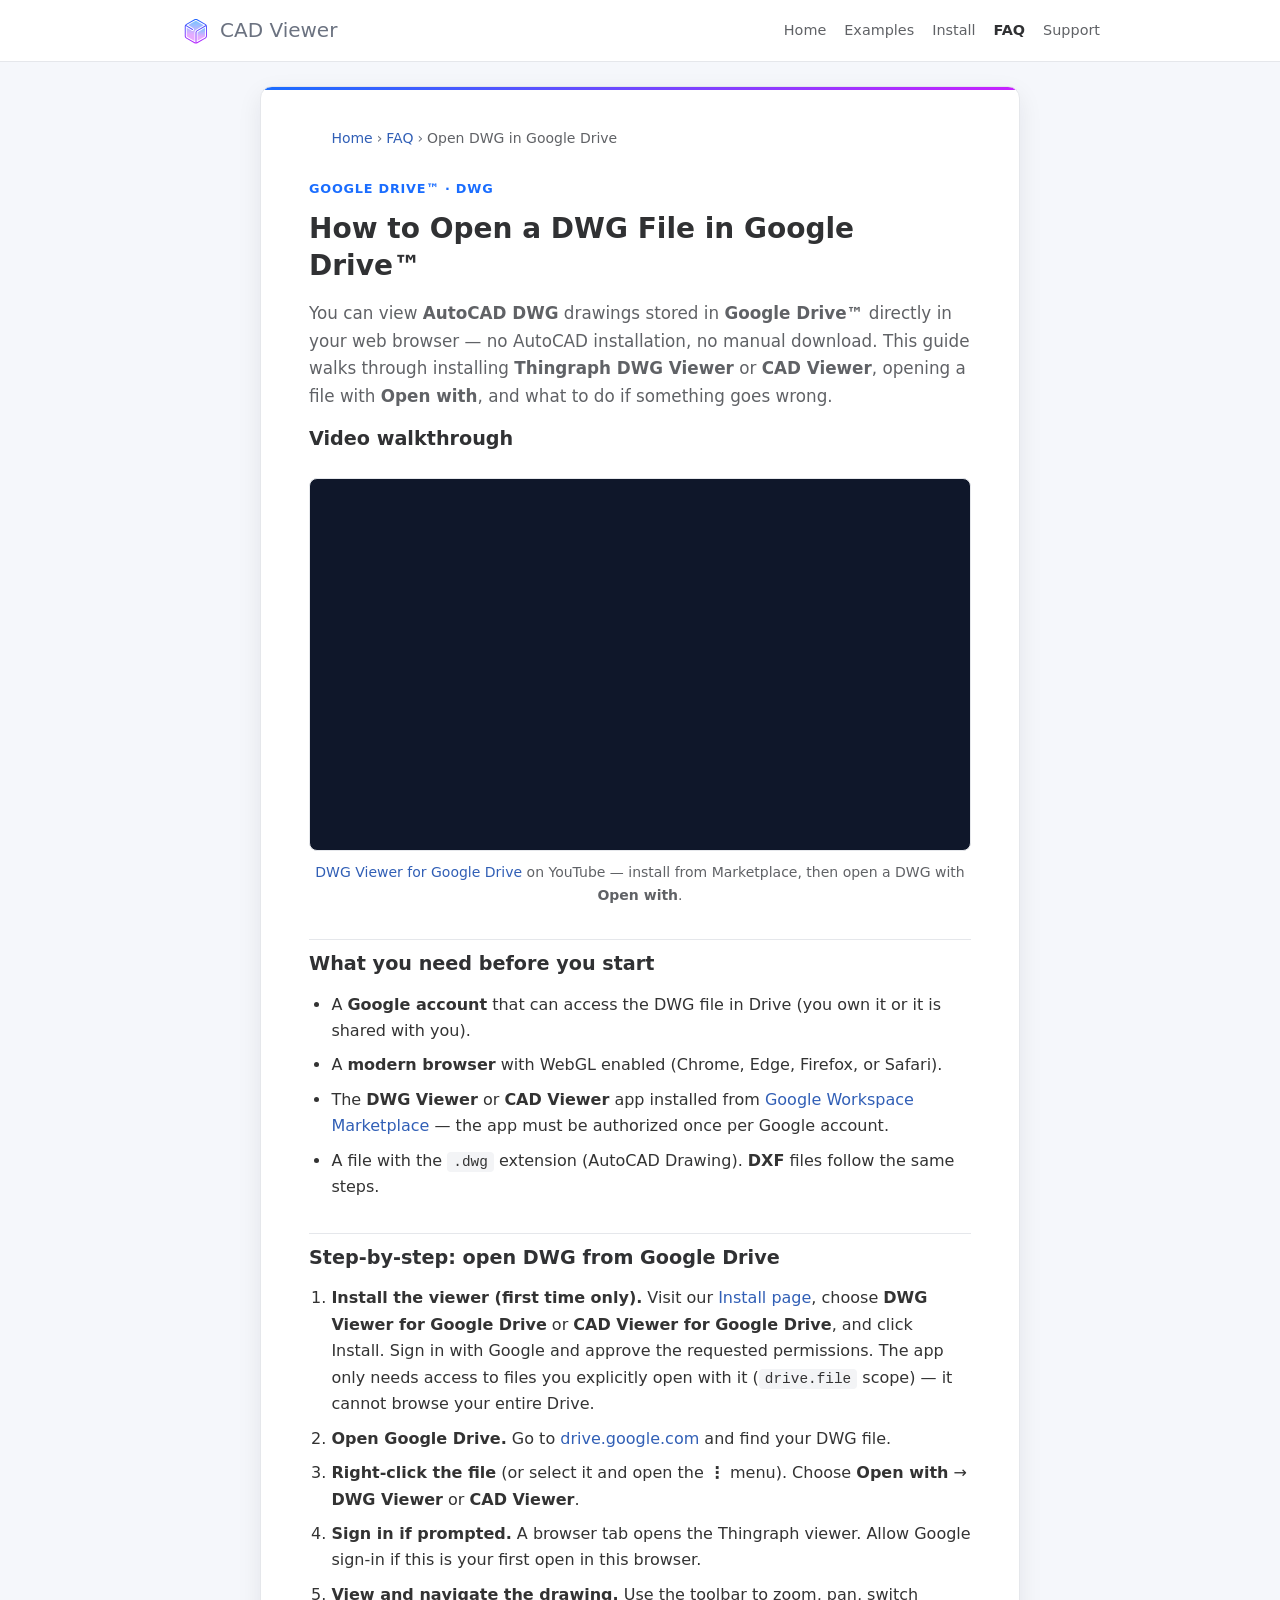
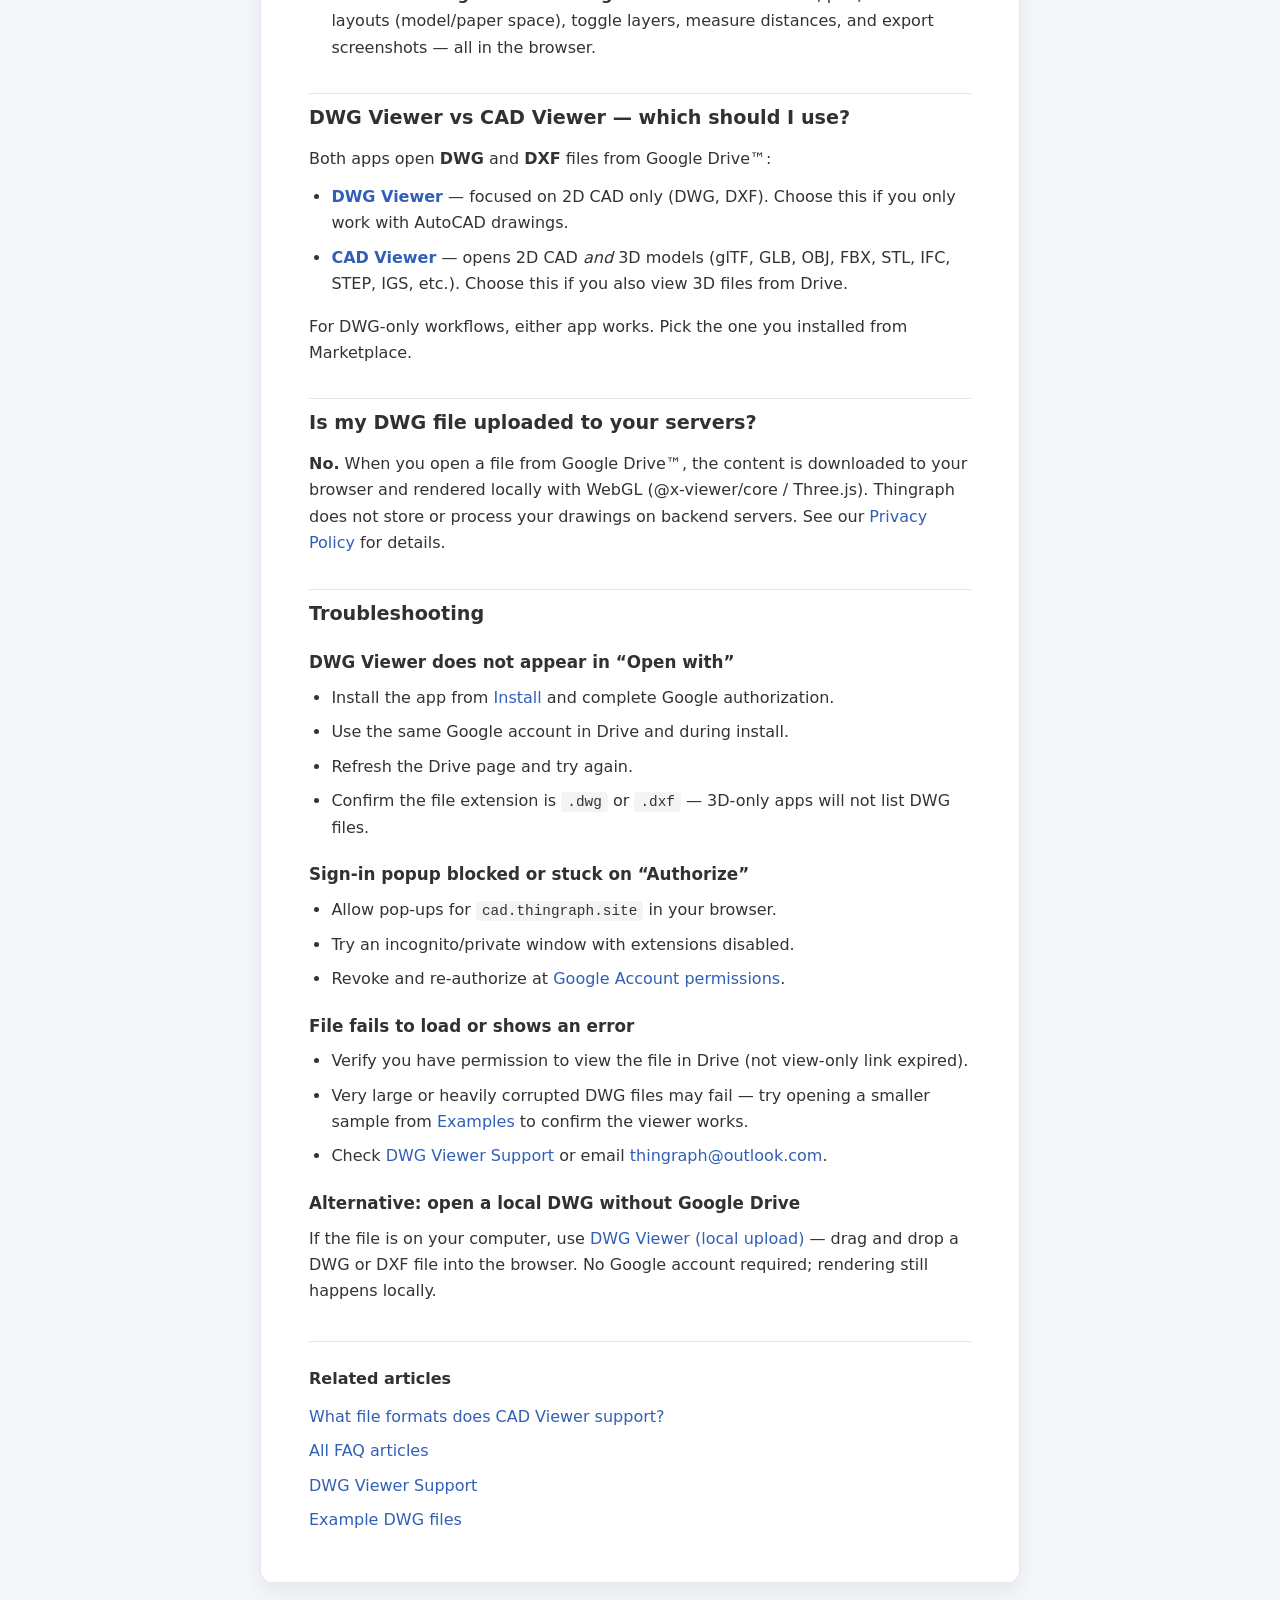
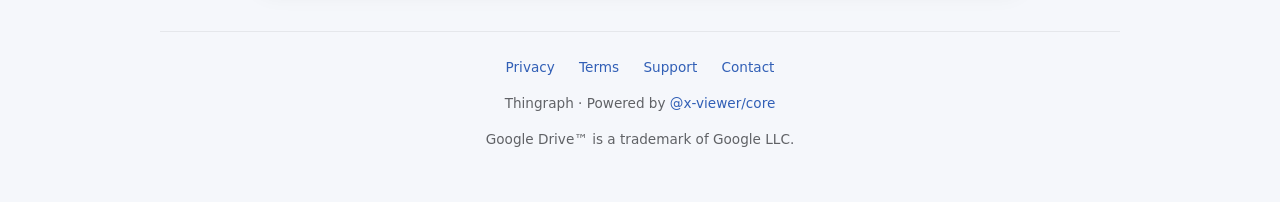
<file: faq/how-to-open-dwg-in-google-drive.html>
<!DOCTYPE html>
<html lang="en">
  <head>
    <meta charset="UTF-8" />
    <meta name="viewport" content="width=device-width, initial-scale=1.0" />
    <title>How to Open a DWG File in Google Drive™ – Step-by-Step Guide | CAD Viewer</title>
    <meta
      name="description"
      content="Learn how to open DWG AutoCAD drawings from Google Drive™ in your browser. Install DWG Viewer or CAD Viewer, use Open with, authorize Google, and view DWG files online — no AutoCAD required."
    />
    <meta
      name="keywords"
      content="open DWG Google Drive, DWG viewer Google Drive, view DWG online, AutoCAD DWG browser, Open with Google Drive, Thingraph DWG Viewer"
    />
    <link rel="canonical" href="https://cad.thingraph.site/faq/how-to-open-dwg-in-google-drive.html" />
    <meta property="og:type" content="article" />
    <meta property="og:site_name" content="CAD Viewer" />
    <meta property="og:title" content="How to Open a DWG File in Google Drive™" />
    <meta
      property="og:description"
      content="Step-by-step guide to viewing DWG files from Google Drive in the browser using Thingraph DWG Viewer or CAD Viewer."
    />
    <meta property="og:url" content="https://cad.thingraph.site/faq/how-to-open-dwg-in-google-drive.html" />
    <meta property="og:image" content="https://cad.thingraph.site/og-image.png" />
    <link rel="stylesheet" href="/faq/faq.css" />
    <script type="application/ld+json">
      {
        "@context": "https://schema.org",
        "@type": "FAQPage",
        "mainEntity": [
          {
            "@type": "Question",
            "name": "How do I open a DWG file in Google Drive?",
            "acceptedAnswer": {
              "@type": "Answer",
              "text": "Install DWG Viewer or CAD Viewer from Google Workspace Marketplace, then right-click the DWG file in Google Drive, choose Open with, select the viewer app, and sign in with Google when prompted. The drawing opens in your browser without downloading AutoCAD."
            }
          },
          {
            "@type": "Question",
            "name": "Do I need AutoCAD to view DWG files in Google Drive?",
            "acceptedAnswer": {
              "@type": "Answer",
              "text": "No. Thingraph DWG Viewer and CAD Viewer render DWG files in the browser using WebGL. You only need a modern browser and a Google account with access to the file."
            }
          },
          {
            "@type": "Question",
            "name": "Why is DWG Viewer not showing in Open with?",
            "acceptedAnswer": {
              "@type": "Answer",
              "text": "You must install the app from Google Workspace Marketplace first and authorize it with the same Google account. Refresh Google Drive, then right-click the DWG file again. Only DWG and DXF files show the DWG Viewer option."
            }
          }
        ],
        "breadcrumb": {
          "@type": "BreadcrumbList",
          "itemListElement": [
            { "@type": "ListItem", "position": 1, "name": "Home", "item": "https://cad.thingraph.site/home" },
            { "@type": "ListItem", "position": 2, "name": "FAQ", "item": "https://cad.thingraph.site/faq/" },
            {
              "@type": "ListItem",
              "position": 3,
              "name": "How to open DWG in Google Drive",
              "item": "https://cad.thingraph.site/faq/how-to-open-dwg-in-google-drive.html"
            }
          ]
        }
      }
    </script>
    <script type="application/ld+json">
      {
        "@context": "https://schema.org",
        "@type": "HowTo",
        "name": "How to open a DWG file in Google Drive",
        "description": "Open and view AutoCAD DWG drawings from Google Drive in a web browser using Thingraph DWG Viewer or CAD Viewer.",
        "totalTime": "PT3M",
        "tool": [{ "@type": "HowToTool", "name": "Web browser with WebGL" }],
        "step": [
          {
            "@type": "HowToStep",
            "position": 1,
            "name": "Install the viewer app",
            "text": "Go to the Install page and add DWG Viewer or CAD Viewer from Google Workspace Marketplace. Sign in with Google and accept permissions.",
            "url": "https://cad.thingraph.site/install"
          },
          {
            "@type": "HowToStep",
            "position": 2,
            "name": "Open Google Drive",
            "text": "Navigate to drive.google.com and locate your DWG file."
          },
          {
            "@type": "HowToStep",
            "position": 3,
            "name": "Use Open with",
            "text": "Right-click the DWG file (or use the three-dot menu) and choose Open with, then select DWG Viewer or CAD Viewer."
          },
          {
            "@type": "HowToStep",
            "position": 4,
            "name": "Authorize and view",
            "text": "Sign in with Google if prompted. The DWG drawing loads in the browser viewer where you can zoom, pan, and measure."
          }
        ]
      }
    </script>
  </head>
  <body>
    <header class="faq-header">
      <div class="faq-header__inner">
        <a class="faq-brand" href="/home">
          <img src="/cube-64.svg" width="32" height="32" alt="" />
          <span>CAD Viewer</span>
        </a>
        <nav aria-label="Main">
          <ul class="faq-nav">
            <li><a href="/home">Home</a></li>
            <li><a href="/examples">Examples</a></li>
            <li><a href="/install">Install</a></li>
            <li><a href="/faq/" aria-current="page">FAQ</a></li>
            <li><a href="/google/dwg-viewer-support">Support</a></li>
          </ul>
        </nav>
      </div>
    </header>

    <div class="faq-wrap">
      <article class="faq-card" itemscope itemtype="https://schema.org/Article">
        <nav class="faq-breadcrumb" aria-label="Breadcrumb">
          <ol>
            <li><a href="/home">Home</a></li>
            <li><a href="/faq/">FAQ</a></li>
            <li><span aria-current="page">Open DWG in Google Drive</span></li>
          </ol>
        </nav>

        <p class="faq-eyebrow">Google Drive™ · DWG</p>
        <h1 itemprop="headline">How to Open a DWG File in Google Drive™</h1>
        <p class="faq-lead" itemprop="description">
          You can view <strong>AutoCAD DWG</strong> drawings stored in <strong>Google Drive™</strong> directly in your web
          browser — no AutoCAD installation, no manual download. This guide walks through installing
          <strong>Thingraph DWG Viewer</strong> or <strong>CAD Viewer</strong>, opening a file with
          <strong>Open with</strong>, and what to do if something goes wrong.
        </p>

        <h2>Video walkthrough</h2>
        <figure class="faq-video">
          <div class="faq-video__embed">
            <iframe
              src="https://www.youtube.com/embed/98X66wYMSl4"
              title="DWG Viewer for Google Drive — install and Open with demo"
              allow="accelerometer; autoplay; clipboard-write; encrypted-media; gyroscope; picture-in-picture; web-share"
              allowfullscreen
              loading="lazy"
              referrerpolicy="strict-origin-when-cross-origin"
            ></iframe>
          </div>
          <figcaption>
            <a href="https://youtu.be/98X66wYMSl4" rel="noopener noreferrer">DWG Viewer for Google Drive</a> on YouTube
            — install from Marketplace, then open a DWG with <strong>Open with</strong>.
          </figcaption>
        </figure>

        <h2>What you need before you start</h2>
        <ul>
          <li>A <strong>Google account</strong> that can access the DWG file in Drive (you own it or it is shared with you).</li>
          <li>A <strong>modern browser</strong> with WebGL enabled (Chrome, Edge, Firefox, or Safari).</li>
          <li>
            The <strong>DWG Viewer</strong> or <strong>CAD Viewer</strong> app installed from
            <a href="/install">Google Workspace Marketplace</a> — the app must be authorized once per Google account.
          </li>
          <li>A file with the <code>.dwg</code> extension (AutoCAD Drawing). <strong>DXF</strong> files follow the same steps.</li>
        </ul>

        <h2>Step-by-step: open DWG from Google Drive</h2>
        <ol>
          <li>
            <strong>Install the viewer (first time only).</strong>
            Visit our <a href="/install">Install page</a>, choose <strong>DWG Viewer for Google Drive</strong> or
            <strong>CAD Viewer for Google Drive</strong>, and click Install. Sign in with Google and approve the requested
            permissions. The app only needs access to files you explicitly open with it (<code>drive.file</code> scope) —
            it cannot browse your entire Drive.
          </li>
          <li>
            <strong>Open Google Drive.</strong>
            Go to <a href="https://drive.google.com" rel="noopener noreferrer">drive.google.com</a> and find your DWG file.
          </li>
          <li>
            <strong>Right-click the file</strong> (or select it and open the <strong>⋮</strong> menu).
            Choose <strong>Open with</strong> → <strong>DWG Viewer</strong> or <strong>CAD Viewer</strong>.
          </li>
          <li>
            <strong>Sign in if prompted.</strong>
            A browser tab opens the Thingraph viewer. Allow Google sign-in if this is your first open in this browser.
          </li>
          <li>
            <strong>View and navigate the drawing.</strong>
            Use the toolbar to zoom, pan, switch layouts (model/paper space), toggle layers, measure distances, and export
            screenshots — all in the browser.
          </li>
        </ol>

        <h2>DWG Viewer vs CAD Viewer — which should I use?</h2>
        <p>
          Both apps open <strong>DWG</strong> and <strong>DXF</strong> files from Google Drive™:
        </p>
        <ul>
          <li>
            <strong><a href="/google/dwg-viewer">DWG Viewer</a></strong> — focused on 2D CAD only (DWG, DXF). Choose this if
            you only work with AutoCAD drawings.
          </li>
          <li>
            <strong><a href="/google/cad-viewer">CAD Viewer</a></strong> — opens 2D CAD <em>and</em> 3D models (glTF, GLB,
            OBJ, FBX, STL, IFC, STEP, IGS, etc.). Choose this if you also view 3D files from Drive.
          </li>
        </ul>
        <p>
          For DWG-only workflows, either app works. Pick the one you installed from Marketplace.
        </p>

        <h2>Is my DWG file uploaded to your servers?</h2>
        <p>
          <strong>No.</strong> When you open a file from Google Drive™, the content is downloaded to your browser and
          rendered locally with WebGL (@x-viewer/core / Three.js). Thingraph does not store or process your drawings on
          backend servers. See our <a href="/google/dwg-viewer-privacy">Privacy Policy</a> for details.
        </p>

        <h2>Troubleshooting</h2>

        <h3>DWG Viewer does not appear in “Open with”</h3>
        <ul>
          <li>Install the app from <a href="/install">Install</a> and complete Google authorization.</li>
          <li>Use the same Google account in Drive and during install.</li>
          <li>Refresh the Drive page and try again.</li>
          <li>Confirm the file extension is <code>.dwg</code> or <code>.dxf</code> — 3D-only apps will not list DWG files.</li>
        </ul>

        <h3>Sign-in popup blocked or stuck on “Authorize”</h3>
        <ul>
          <li>Allow pop-ups for <code>cad.thingraph.site</code> in your browser.</li>
          <li>Try an incognito/private window with extensions disabled.</li>
          <li>Revoke and re-authorize at
            <a href="https://myaccount.google.com/permissions" rel="noopener noreferrer">Google Account permissions</a>.
          </li>
        </ul>

        <h3>File fails to load or shows an error</h3>
        <ul>
          <li>Verify you have permission to view the file in Drive (not view-only link expired).</li>
          <li>Very large or heavily corrupted DWG files may fail — try opening a smaller sample from
            <a href="/examples">Examples</a> to confirm the viewer works.</li>
          <li>Check <a href="/google/dwg-viewer-support">DWG Viewer Support</a> or email
            <a href="mailto:thingraph@outlook.com">thingraph@outlook.com</a>.
          </li>
        </ul>

        <h3>Alternative: open a local DWG without Google Drive</h3>
        <p>
          If the file is on your computer, use <a href="/dwg-viewer">DWG Viewer (local upload)</a> — drag and drop a DWG or
          DXF file into the browser. No Google account required; rendering still happens locally.
        </p>

        <section class="faq-related">
          <h2>Related articles</h2>
          <ul>
            <li><a href="/faq/what-formats-does-cad-viewer-support.html">What file formats does CAD Viewer support?</a></li>
            <li><a href="/faq/">All FAQ articles</a></li>
            <li><a href="/google/dwg-viewer-support">DWG Viewer Support</a></li>
            <li><a href="/examples">Example DWG files</a></li>
          </ul>
        </section>
      </article>
    </div>

    <footer class="faq-footer">
      <nav aria-label="Footer">
        <a href="/google/dwg-viewer-privacy">Privacy</a>
        <a href="/google/dwg-viewer-terms">Terms</a>
        <a href="/google/dwg-viewer-support">Support</a>
        <a href="/contact">Contact</a>
      </nav>
      <p>Thingraph · Powered by <a href="https://www.npmjs.com/package/@x-viewer/core" rel="noopener noreferrer">@x-viewer/core</a></p>
      <p>Google Drive™ is a trademark of Google LLC.</p>
    </footer>
  </body>
</html>
</file>
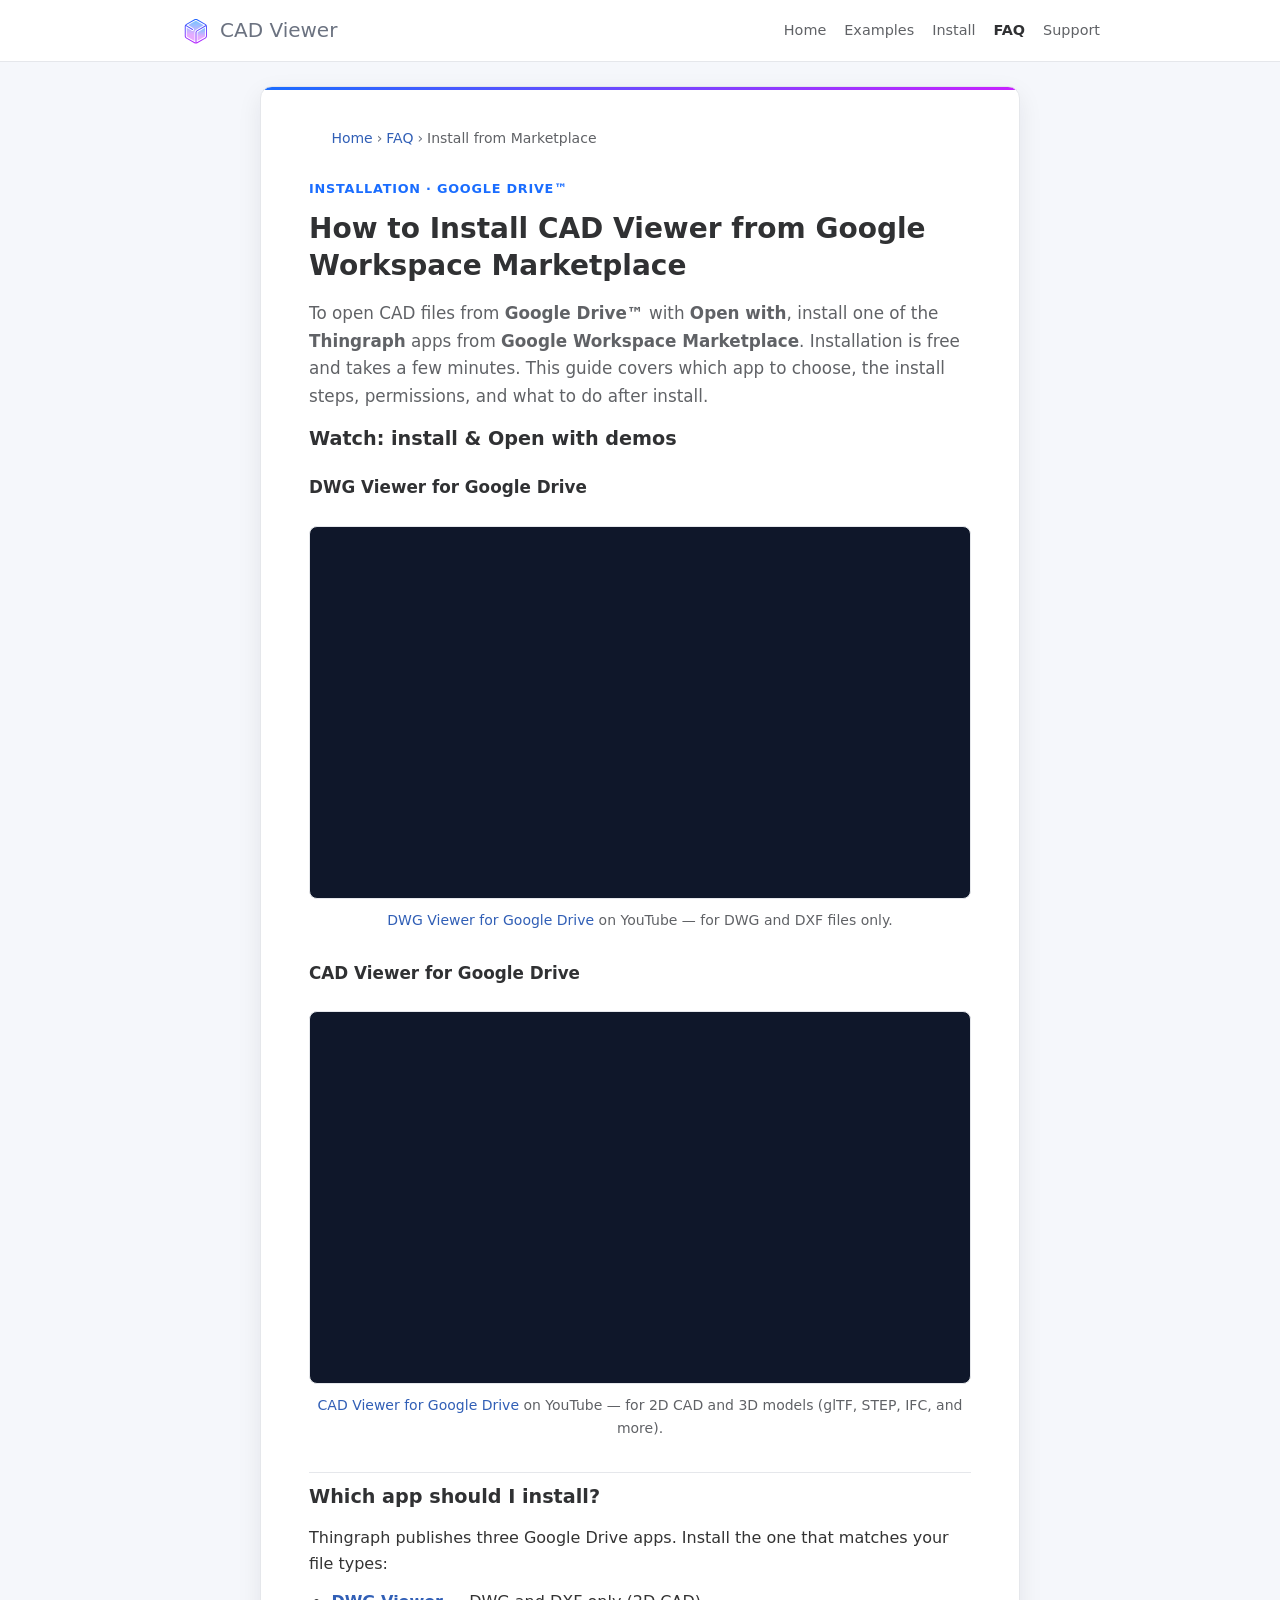
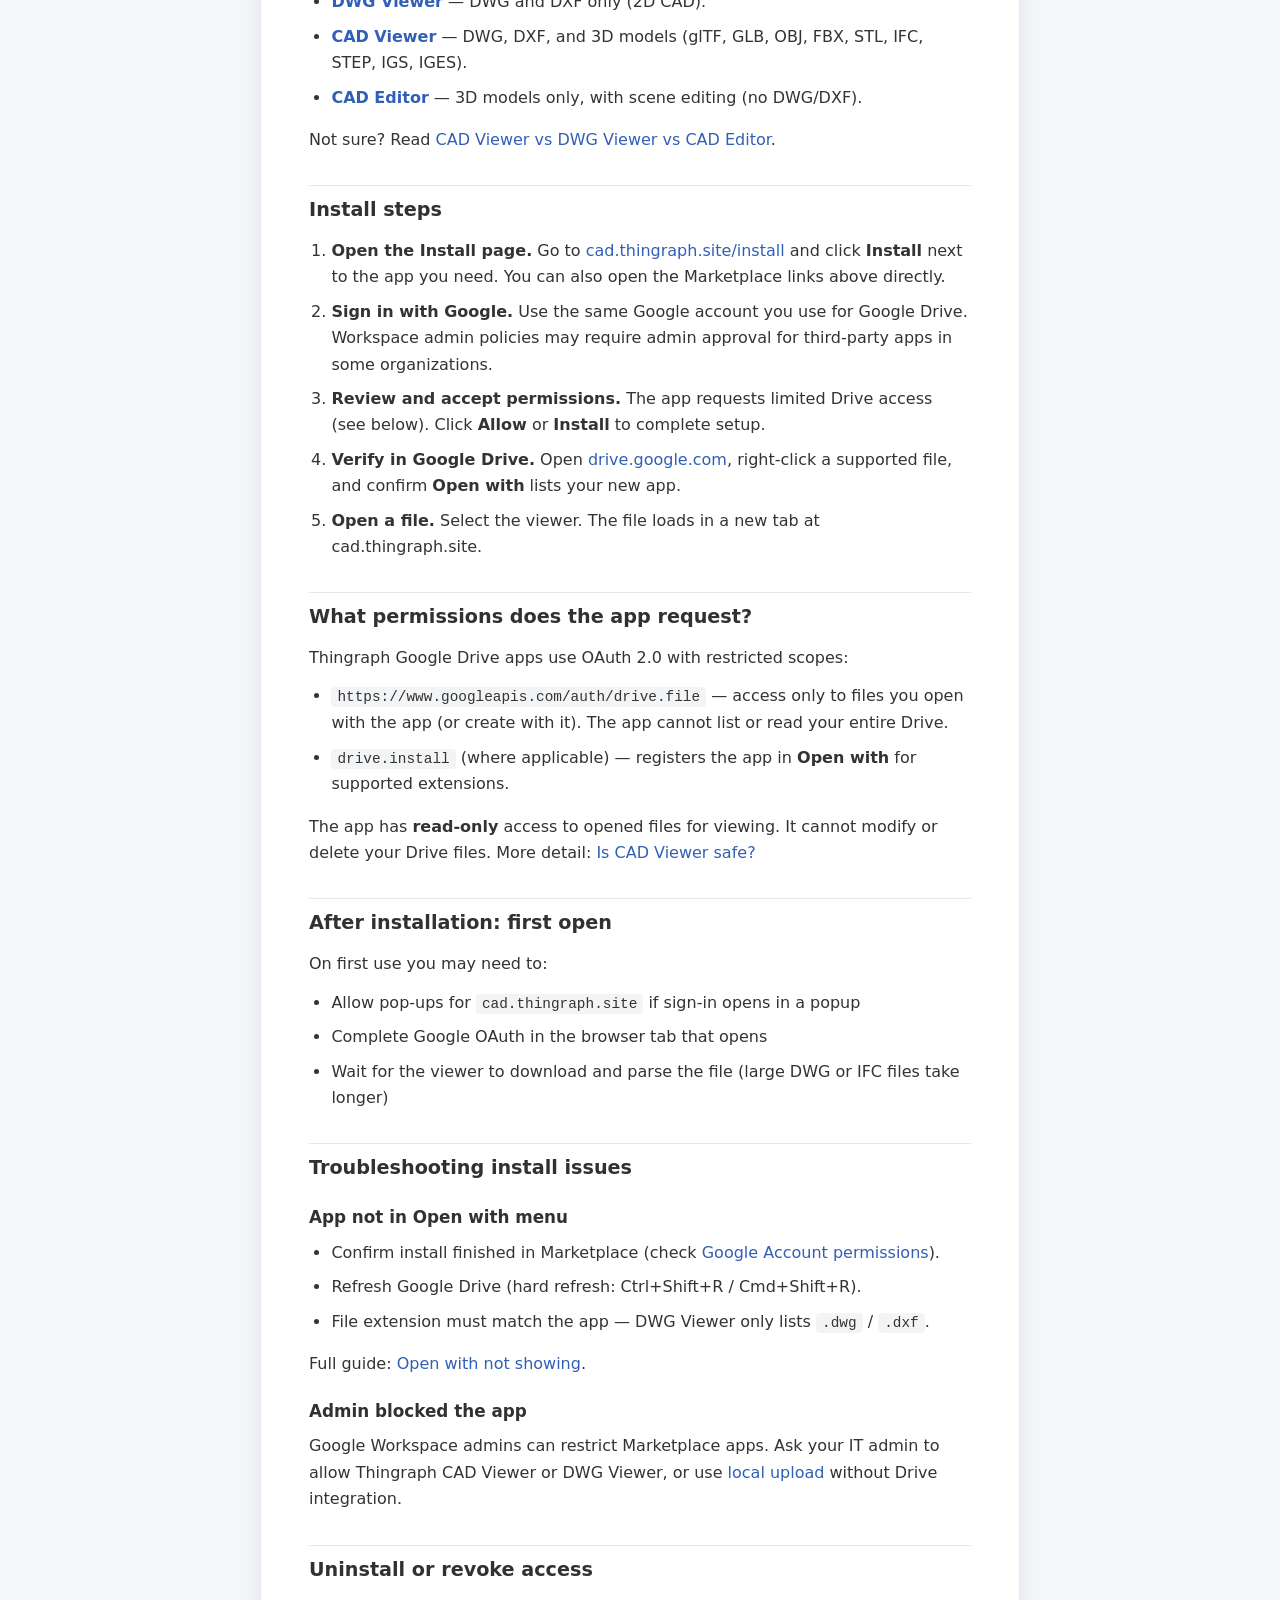
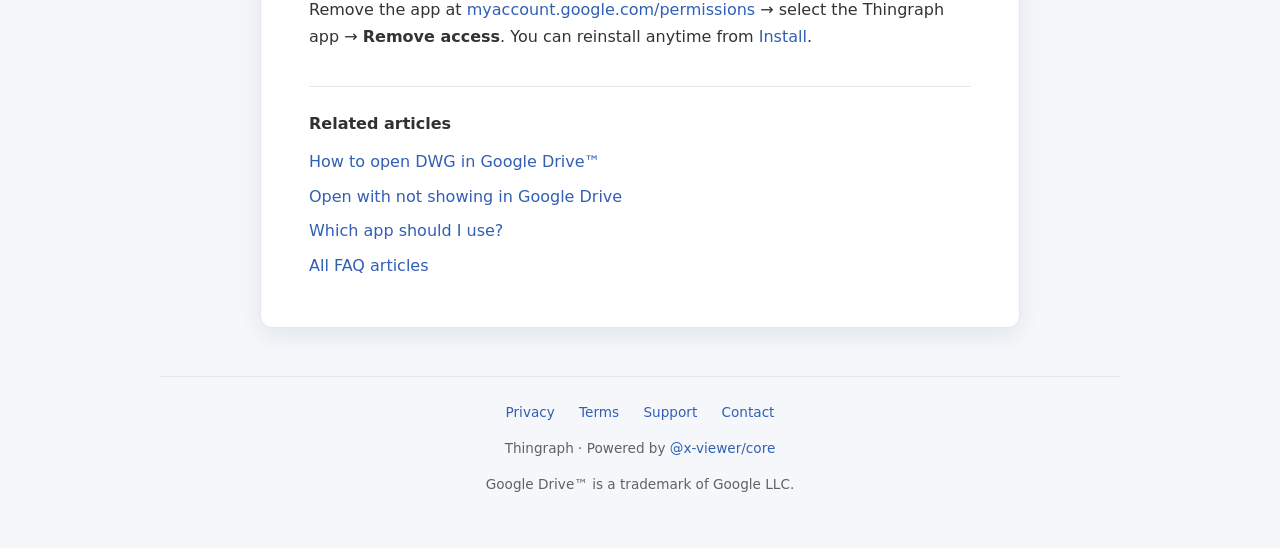
<file: faq/install-cad-viewer-google-workspace-marketplace.html>
<!DOCTYPE html>
<html lang="en">
  <head>
    <meta charset="UTF-8" />
    <meta name="viewport" content="width=device-width, initial-scale=1.0" />
    <title>How to Install CAD Viewer from Google Workspace Marketplace | Thingraph</title>
    <meta
      name="description"
      content="Step-by-step guide to install Thingraph CAD Viewer, DWG Viewer, or CAD Editor from Google Workspace Marketplace. Enable Open with in Google Drive for DWG, DXF, and 3D CAD files."
    />
    <meta
      name="keywords"
      content="install CAD Viewer Google Drive, Google Workspace Marketplace CAD viewer, DWG viewer install, Open with Google Drive app"
    />
    <link rel="canonical" href="https://cad.thingraph.site/faq/install-cad-viewer-google-workspace-marketplace.html" />
    <meta property="og:type" content="article" />
    <meta property="og:site_name" content="CAD Viewer" />
    <meta property="og:title" content="Install CAD Viewer from Google Workspace Marketplace" />
    <meta
      property="og:description"
      content="Install DWG Viewer, CAD Viewer, or CAD Editor from Google Workspace Marketplace and open CAD files with Open with."
    />
    <meta property="og:url" content="https://cad.thingraph.site/faq/install-cad-viewer-google-workspace-marketplace.html" />
    <meta property="og:image" content="https://cad.thingraph.site/og-image.png" />
    <link rel="stylesheet" href="/faq/faq.css" />
    <script type="application/ld+json">
      {
        "@context": "https://schema.org",
        "@type": "HowTo",
        "name": "Install CAD Viewer from Google Workspace Marketplace",
        "description": "Install Thingraph CAD Viewer or DWG Viewer so it appears in Google Drive Open with menu.",
        "totalTime": "PT5M",
        "step": [
          {
            "@type": "HowToStep",
            "position": 1,
            "name": "Choose the right app",
            "text": "Pick DWG Viewer for 2D only, CAD Viewer for 2D and 3D, or CAD Editor for 3D editing.",
            "url": "https://cad.thingraph.site/install"
          },
          {
            "@type": "HowToStep",
            "position": 2,
            "name": "Open Google Workspace Marketplace",
            "text": "Click Install on the Marketplace listing or use the Install page on cad.thingraph.site."
          },
          {
            "@type": "HowToStep",
            "position": 3,
            "name": "Authorize with Google",
            "text": "Sign in and approve permissions. The app requests drive.file scope for files you open with it."
          },
          {
            "@type": "HowToStep",
            "position": 4,
            "name": "Open a file from Drive",
            "text": "Right-click a supported file in Google Drive and choose Open with the installed viewer."
          }
        ]
      }
    </script>
    <script type="application/ld+json">
      {
        "@context": "https://schema.org",
        "@type": "FAQPage",
        "mainEntity": [
          {
            "@type": "Question",
            "name": "How do I install CAD Viewer for Google Drive?",
            "acceptedAnswer": {
              "@type": "Answer",
              "text": "Visit cad.thingraph.site/install, select CAD Viewer, DWG Viewer, or CAD Editor, click through to Google Workspace Marketplace, and click Install. Sign in with Google and accept permissions. The app then appears in Open with for supported file types."
            }
          },
          {
            "@type": "Question",
            "name": "Is CAD Viewer free on Google Workspace Marketplace?",
            "acceptedAnswer": {
              "@type": "Answer",
              "text": "Yes. Thingraph CAD Viewer, DWG Viewer, and CAD Editor are free to install from Google Workspace Marketplace for viewing and editing supported files in the browser."
            }
          }
        ]
      }
    </script>
  </head>
  <body>
    <header class="faq-header">
      <div class="faq-header__inner">
        <a class="faq-brand" href="/home">
          <img src="/cube-64.svg" width="32" height="32" alt="" />
          <span>CAD Viewer</span>
        </a>
        <nav aria-label="Main">
          <ul class="faq-nav">
            <li><a href="/home">Home</a></li>
            <li><a href="/examples">Examples</a></li>
            <li><a href="/install">Install</a></li>
            <li><a href="/faq/" aria-current="page">FAQ</a></li>
            <li><a href="/google/cad-viewer-support">Support</a></li>
          </ul>
        </nav>
      </div>
    </header>

    <div class="faq-wrap">
      <article class="faq-card">
        <nav class="faq-breadcrumb" aria-label="Breadcrumb">
          <ol>
            <li><a href="/home">Home</a></li>
            <li><a href="/faq/">FAQ</a></li>
            <li><span aria-current="page">Install from Marketplace</span></li>
          </ol>
        </nav>

        <p class="faq-eyebrow">Installation · Google Drive™</p>
        <h1>How to Install CAD Viewer from Google Workspace Marketplace</h1>
        <p class="faq-lead">
          To open CAD files from <strong>Google Drive™</strong> with <strong>Open with</strong>, install one of the
          <strong>Thingraph</strong> apps from <strong>Google Workspace Marketplace</strong>. Installation is free and takes a
          few minutes. This guide covers which app to choose, the install steps, permissions, and what to do after install.
        </p>

        <h2>Watch: install &amp; Open with demos</h2>
        <h3>DWG Viewer for Google Drive</h3>
        <figure class="faq-video">
          <div class="faq-video__embed">
            <iframe
              src="https://www.youtube.com/embed/98X66wYMSl4"
              title="DWG Viewer for Google Drive — Google Workspace Marketplace install demo"
              allow="accelerometer; autoplay; clipboard-write; encrypted-media; gyroscope; picture-in-picture; web-share"
              allowfullscreen
              loading="lazy"
              referrerpolicy="strict-origin-when-cross-origin"
            ></iframe>
          </div>
          <figcaption>
            <a href="https://youtu.be/98X66wYMSl4" rel="noopener noreferrer">DWG Viewer for Google Drive</a> on YouTube
            — for DWG and DXF files only.
          </figcaption>
        </figure>
        <h3>CAD Viewer for Google Drive</h3>
        <figure class="faq-video">
          <div class="faq-video__embed">
            <iframe
              src="https://www.youtube.com/embed/ICwLJsZOPVU"
              title="CAD Viewer for Google Drive — Google Workspace Marketplace install demo"
              allow="accelerometer; autoplay; clipboard-write; encrypted-media; gyroscope; picture-in-picture; web-share"
              allowfullscreen
              loading="lazy"
              referrerpolicy="strict-origin-when-cross-origin"
            ></iframe>
          </div>
          <figcaption>
            <a href="https://youtu.be/ICwLJsZOPVU" rel="noopener noreferrer">CAD Viewer for Google Drive</a> on YouTube
            — for 2D CAD and 3D models (glTF, STEP, IFC, and more).
          </figcaption>
        </figure>

        <h2>Which app should I install?</h2>
        <p>Thingraph publishes three Google Drive apps. Install the one that matches your file types:</p>
        <ul>
          <li>
            <strong><a href="https://workspace.google.com/marketplace/app/dwg_viewer/641533811831" rel="noopener noreferrer">DWG Viewer</a></strong>
            — DWG and DXF only (2D CAD).
          </li>
          <li>
            <strong><a href="https://workspace.google.com/marketplace/app/cad_viewer/688654001920" rel="noopener noreferrer">CAD Viewer</a></strong>
            — DWG, DXF, and 3D models (glTF, GLB, OBJ, FBX, STL, IFC, STEP, IGS, IGES).
          </li>
          <li>
            <strong><a href="https://workspace.google.com/marketplace/app/cad_editor/439137849733" rel="noopener noreferrer">CAD Editor</a></strong>
            — 3D models only, with scene editing (no DWG/DXF).
          </li>
        </ul>
        <p>
          Not sure? Read
          <a href="/faq/cad-viewer-vs-dwg-viewer-vs-cad-editor.html">CAD Viewer vs DWG Viewer vs CAD Editor</a>.
        </p>

        <h2>Install steps</h2>
        <ol>
          <li>
            <strong>Open the Install page.</strong>
            Go to <a href="/install">cad.thingraph.site/install</a> and click <strong>Install</strong> next to the app you
            need. You can also open the Marketplace links above directly.
          </li>
          <li>
            <strong>Sign in with Google.</strong>
            Use the same Google account you use for Google Drive. Workspace admin policies may require admin approval for
            third-party apps in some organizations.
          </li>
          <li>
            <strong>Review and accept permissions.</strong>
            The app requests limited Drive access (see below). Click <strong>Allow</strong> or <strong>Install</strong> to
            complete setup.
          </li>
          <li>
            <strong>Verify in Google Drive.</strong>
            Open <a href="https://drive.google.com" rel="noopener noreferrer">drive.google.com</a>, right-click a supported
            file, and confirm <strong>Open with</strong> lists your new app.
          </li>
          <li>
            <strong>Open a file.</strong>
            Select the viewer. The file loads in a new tab at cad.thingraph.site.
          </li>
        </ol>

        <h2>What permissions does the app request?</h2>
        <p>Thingraph Google Drive apps use OAuth 2.0 with restricted scopes:</p>
        <ul>
          <li>
            <code>https://www.googleapis.com/auth/drive.file</code> — access only to files you open with the app (or create
            with it). The app cannot list or read your entire Drive.
          </li>
          <li>
            <code>drive.install</code> (where applicable) — registers the app in <strong>Open with</strong> for supported
            extensions.
          </li>
        </ul>
        <p>
          The app has <strong>read-only</strong> access to opened files for viewing. It cannot modify or delete your Drive
          files. More detail:
          <a href="/faq/is-cad-viewer-safe-are-files-uploaded-to-servers.html">Is CAD Viewer safe?</a>
        </p>

        <h2>After installation: first open</h2>
        <p>On first use you may need to:</p>
        <ul>
          <li>Allow pop-ups for <code>cad.thingraph.site</code> if sign-in opens in a popup</li>
          <li>Complete Google OAuth in the browser tab that opens</li>
          <li>Wait for the viewer to download and parse the file (large DWG or IFC files take longer)</li>
        </ul>

        <h2>Troubleshooting install issues</h2>
        <h3>App not in Open with menu</h3>
        <ul>
          <li>Confirm install finished in Marketplace (check <a href="https://myaccount.google.com/permissions" rel="noopener noreferrer">Google Account permissions</a>).</li>
          <li>Refresh Google Drive (hard refresh: Ctrl+Shift+R / Cmd+Shift+R).</li>
          <li>File extension must match the app — DWG Viewer only lists <code>.dwg</code> / <code>.dxf</code>.</li>
        </ul>
        <p>Full guide: <a href="/faq/open-with-not-showing-in-google-drive.html">Open with not showing</a>.</p>

        <h3>Admin blocked the app</h3>
        <p>
          Google Workspace admins can restrict Marketplace apps. Ask your IT admin to allow Thingraph CAD Viewer or DWG Viewer,
          or use <a href="/dwg-viewer">local upload</a> without Drive integration.
        </p>

        <h2>Uninstall or revoke access</h2>
        <p>
          Remove the app at
          <a href="https://myaccount.google.com/permissions" rel="noopener noreferrer">myaccount.google.com/permissions</a>
          → select the Thingraph app → <strong>Remove access</strong>. You can reinstall anytime from
          <a href="/install">Install</a>.
        </p>

        <section class="faq-related">
          <h2>Related articles</h2>
          <ul>
            <li><a href="/faq/how-to-open-dwg-in-google-drive.html">How to open DWG in Google Drive™</a></li>
            <li><a href="/faq/open-with-not-showing-in-google-drive.html">Open with not showing in Google Drive</a></li>
            <li><a href="/faq/cad-viewer-vs-dwg-viewer-vs-cad-editor.html">Which app should I use?</a></li>
            <li><a href="/faq/">All FAQ articles</a></li>
          </ul>
        </section>
      </article>
    </div>

    <footer class="faq-footer">
      <nav aria-label="Footer">
        <a href="/google/cad-viewer-privacy">Privacy</a>
        <a href="/google/cad-viewer-terms">Terms</a>
        <a href="/google/cad-viewer-support">Support</a>
        <a href="/contact">Contact</a>
      </nav>
      <p>Thingraph · Powered by <a href="https://www.npmjs.com/package/@x-viewer/core" rel="noopener noreferrer">@x-viewer/core</a></p>
      <p>Google Drive™ is a trademark of Google LLC.</p>
    </footer>
  </body>
</html>
</file>
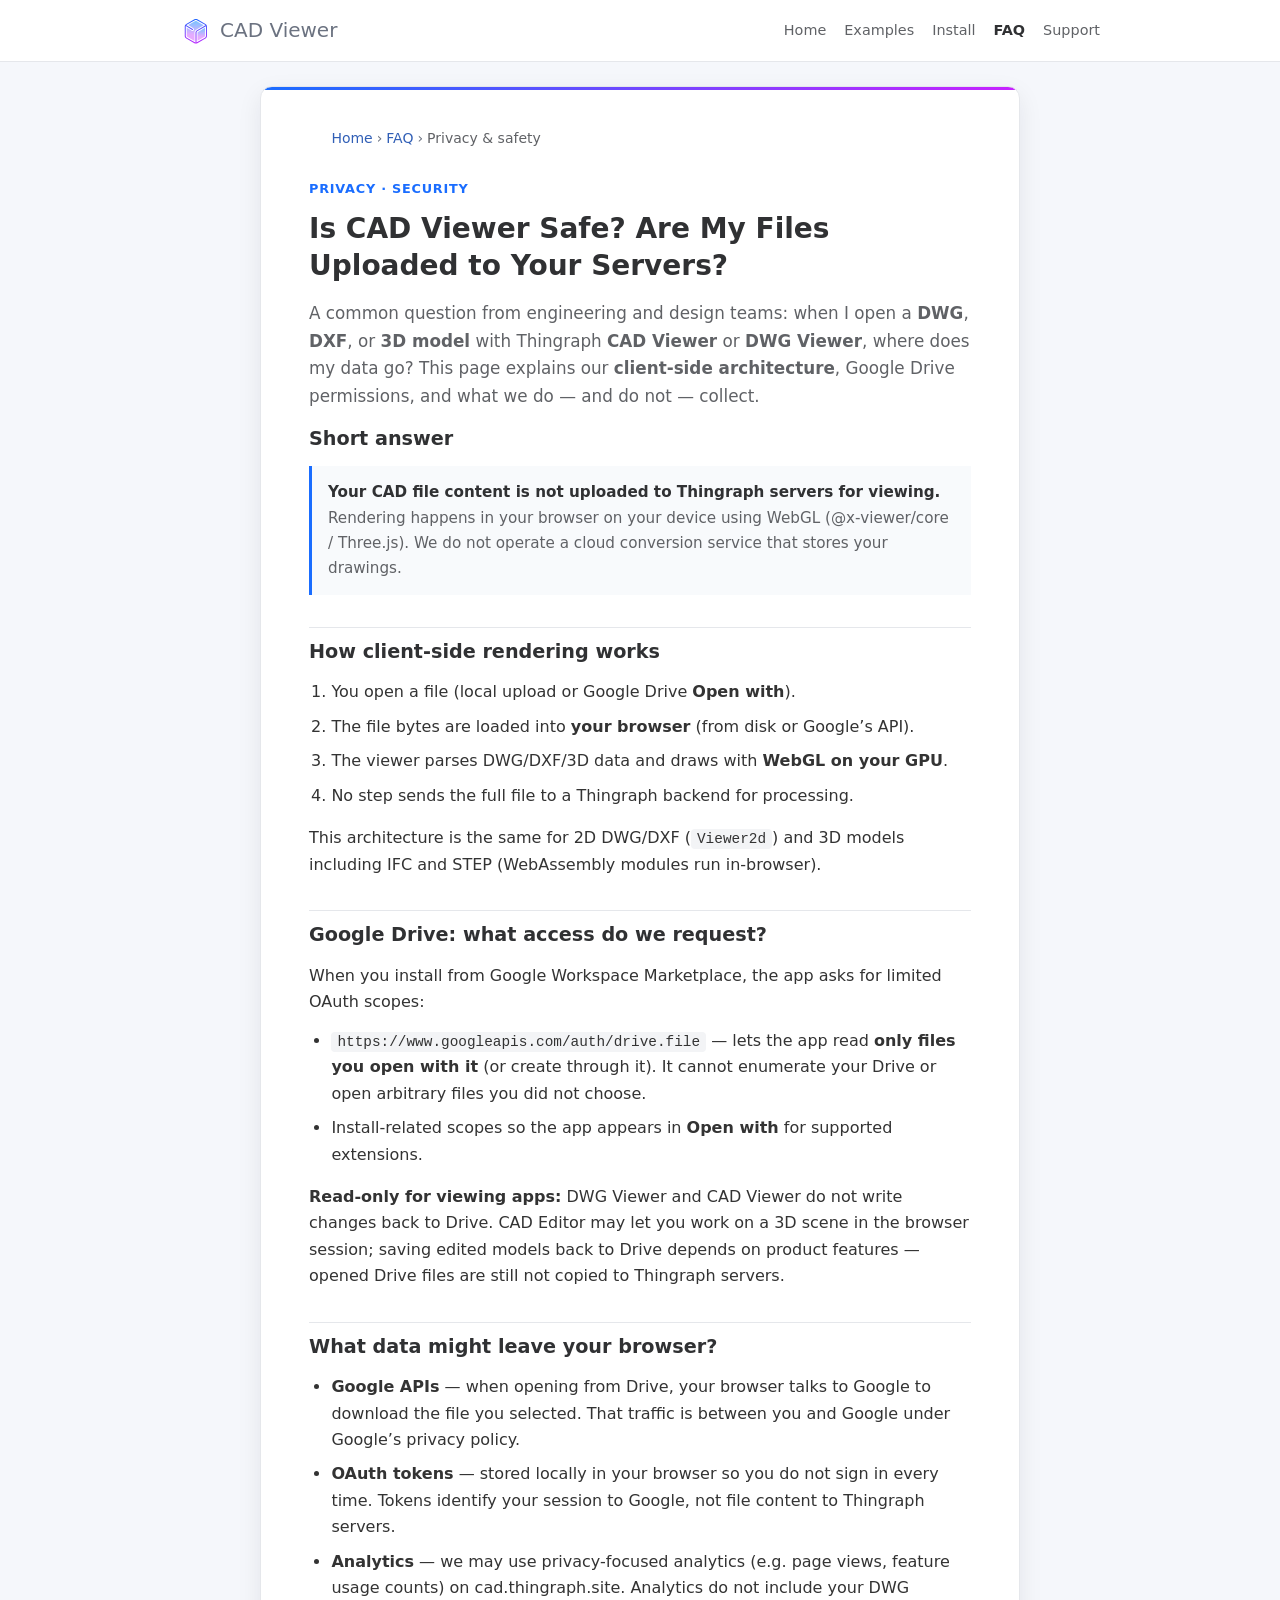
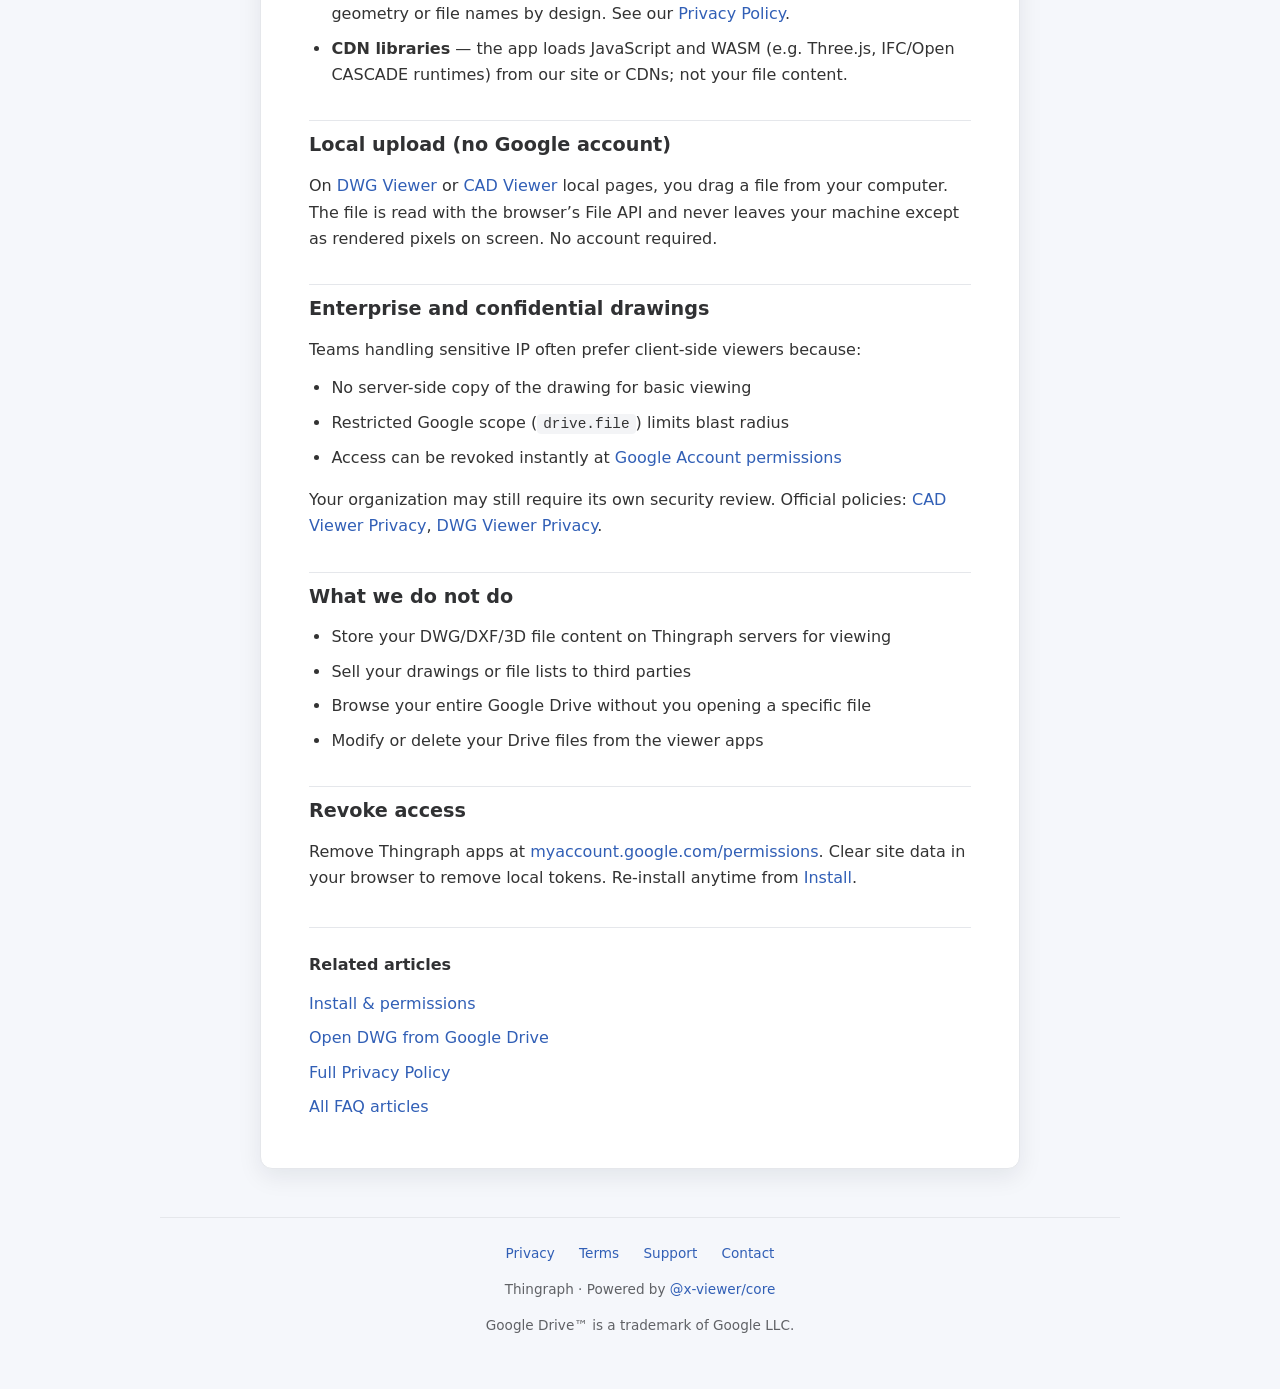
<file: faq/is-cad-viewer-safe-are-files-uploaded-to-servers.html>
<!DOCTYPE html>
<html lang="en">
  <head>
    <meta charset="UTF-8" />
    <meta name="viewport" content="width=device-width, initial-scale=1.0" />
    <title>Is CAD Viewer Safe? Are Files Uploaded to Servers? | Thingraph Privacy FAQ</title>
    <meta
      name="description"
      content="Thingraph CAD Viewer and DWG Viewer process files locally in your browser. Learn about Google OAuth permissions, drive.file scope, data privacy, and why your DWG files are not uploaded to our servers."
    />
    <meta
      name="keywords"
      content="CAD Viewer safe, DWG viewer privacy, are CAD files uploaded, Google Drive CAD security, client-side CAD rendering"
    />
    <link rel="canonical" href="https://cad.thingraph.site/faq/is-cad-viewer-safe-are-files-uploaded-to-servers.html" />
    <meta property="og:type" content="article" />
    <meta property="og:site_name" content="CAD Viewer" />
    <meta property="og:title" content="Is CAD Viewer Safe? Are Files Uploaded to Servers?" />
    <meta
      property="og:description"
      content="Client-side WebGL rendering — your CAD files stay in the browser. Limited Google Drive permissions explained."
    />
    <meta property="og:url" content="https://cad.thingraph.site/faq/is-cad-viewer-safe-are-files-uploaded-to-servers.html" />
    <meta property="og:image" content="https://cad.thingraph.site/og-image.png" />
    <link rel="stylesheet" href="/faq/faq.css" />
    <script type="application/ld+json">
      {
        "@context": "https://schema.org",
        "@type": "FAQPage",
        "mainEntity": [
          {
            "@type": "Question",
            "name": "Are my CAD files uploaded to Thingraph servers?",
            "acceptedAnswer": {
              "@type": "Answer",
              "text": "No. Thingraph CAD Viewer and DWG Viewer render DWG, DXF, and 3D models entirely in your web browser using WebGL. File content is processed on your device and is not sent to Thingraph servers for storage or conversion."
            }
          },
          {
            "@type": "Question",
            "name": "What Google Drive permissions does CAD Viewer need?",
            "acceptedAnswer": {
              "@type": "Answer",
              "text": "The app uses OAuth with the drive.file scope, which allows access only to files you explicitly open with the app via Open with. It cannot browse, list, or read your entire Google Drive."
            }
          },
          {
            "@type": "Question",
            "name": "Can CAD Viewer modify or delete my Google Drive files?",
            "acceptedAnswer": {
              "@type": "Answer",
              "text": "No. The viewer apps have read-only access to files you open. They cannot modify, rename, or delete files in Google Drive."
            }
          }
        ]
      }
    </script>
  </head>
  <body>
    <header class="faq-header">
      <div class="faq-header__inner">
        <a class="faq-brand" href="/home">
          <img src="/cube-64.svg" width="32" height="32" alt="" />
          <span>CAD Viewer</span>
        </a>
        <nav aria-label="Main">
          <ul class="faq-nav">
            <li><a href="/home">Home</a></li>
            <li><a href="/examples">Examples</a></li>
            <li><a href="/install">Install</a></li>
            <li><a href="/faq/" aria-current="page">FAQ</a></li>
            <li><a href="/google/cad-viewer-support">Support</a></li>
          </ul>
        </nav>
      </div>
    </header>

    <div class="faq-wrap">
      <article class="faq-card">
        <nav class="faq-breadcrumb" aria-label="Breadcrumb">
          <ol>
            <li><a href="/home">Home</a></li>
            <li><a href="/faq/">FAQ</a></li>
            <li><span aria-current="page">Privacy &amp; safety</span></li>
          </ol>
        </nav>

        <p class="faq-eyebrow">Privacy · Security</p>
        <h1>Is CAD Viewer Safe? Are My Files Uploaded to Your Servers?</h1>
        <p class="faq-lead">
          A common question from engineering and design teams: when I open a <strong>DWG</strong>, <strong>DXF</strong>, or
          <strong>3D model</strong> with Thingraph <strong>CAD Viewer</strong> or <strong>DWG Viewer</strong>, where does my
          data go? This page explains our <strong>client-side architecture</strong>, Google Drive permissions, and what we
          do — and do not — collect.
        </p>

        <h2>Short answer</h2>
        <p class="faq-note">
          <strong>Your CAD file content is not uploaded to Thingraph servers for viewing.</strong> Rendering happens in your
          browser on your device using WebGL (@x-viewer/core / Three.js). We do not operate a cloud conversion service that
          stores your drawings.
        </p>

        <h2>How client-side rendering works</h2>
        <ol>
          <li>You open a file (local upload or Google Drive <strong>Open with</strong>).</li>
          <li>The file bytes are loaded into <strong>your browser</strong> (from disk or Google’s API).</li>
          <li>The viewer parses DWG/DXF/3D data and draws with <strong>WebGL on your GPU</strong>.</li>
          <li>No step sends the full file to a Thingraph backend for processing.</li>
        </ol>
        <p>
          This architecture is the same for 2D DWG/DXF (<code>Viewer2d</code>) and 3D models including IFC and STEP
          (WebAssembly modules run in-browser).
        </p>

        <h2>Google Drive: what access do we request?</h2>
        <p>When you install from Google Workspace Marketplace, the app asks for limited OAuth scopes:</p>
        <ul>
          <li>
            <code>https://www.googleapis.com/auth/drive.file</code> — lets the app read
            <strong>only files you open with it</strong> (or create through it). It cannot enumerate your Drive or open
            arbitrary files you did not choose.
          </li>
          <li>
            Install-related scopes so the app appears in <strong>Open with</strong> for supported extensions.
          </li>
        </ul>
        <p>
          <strong>Read-only for viewing apps:</strong> DWG Viewer and CAD Viewer do not write changes back to Drive. CAD
          Editor may let you work on a 3D scene in the browser session; saving edited models back to Drive depends on product
          features — opened Drive files are still not copied to Thingraph servers.
        </p>

        <h2>What data might leave your browser?</h2>
        <ul>
          <li>
            <strong>Google APIs</strong> — when opening from Drive, your browser talks to Google to download the file you
            selected. That traffic is between you and Google under Google’s privacy policy.
          </li>
          <li>
            <strong>OAuth tokens</strong> — stored locally in your browser so you do not sign in every time. Tokens identify
            your session to Google, not file content to Thingraph servers.
          </li>
          <li>
            <strong>Analytics</strong> — we may use privacy-focused analytics (e.g. page views, feature usage counts) on
            cad.thingraph.site. Analytics do not include your DWG geometry or file names by design. See our
            <a href="/google/cad-viewer-privacy">Privacy Policy</a>.
          </li>
          <li>
            <strong>CDN libraries</strong> — the app loads JavaScript and WASM (e.g. Three.js, IFC/Open CASCADE runtimes)
            from our site or CDNs; not your file content.
          </li>
        </ul>

        <h2>Local upload (no Google account)</h2>
        <p>
          On <a href="/dwg-viewer">DWG Viewer</a> or <a href="/cad-viewer">CAD Viewer</a> local pages, you drag a file from
          your computer. The file is read with the browser’s File API and never leaves your machine except as rendered pixels
          on screen. No account required.
        </p>

        <h2>Enterprise and confidential drawings</h2>
        <p>Teams handling sensitive IP often prefer client-side viewers because:</p>
        <ul>
          <li>No server-side copy of the drawing for basic viewing</li>
          <li>Restricted Google scope (<code>drive.file</code>) limits blast radius</li>
          <li>Access can be revoked instantly at
            <a href="https://myaccount.google.com/permissions" rel="noopener noreferrer">Google Account permissions</a>
          </li>
        </ul>
        <p>
          Your organization may still require its own security review. Official policies:
          <a href="/google/cad-viewer-privacy">CAD Viewer Privacy</a>,
          <a href="/google/dwg-viewer-privacy">DWG Viewer Privacy</a>.
        </p>

        <h2>What we do not do</h2>
        <ul>
          <li>Store your DWG/DXF/3D file content on Thingraph servers for viewing</li>
          <li>Sell your drawings or file lists to third parties</li>
          <li>Browse your entire Google Drive without you opening a specific file</li>
          <li>Modify or delete your Drive files from the viewer apps</li>
        </ul>

        <h2>Revoke access</h2>
        <p>
          Remove Thingraph apps at
          <a href="https://myaccount.google.com/permissions" rel="noopener noreferrer">myaccount.google.com/permissions</a>.
          Clear site data in your browser to remove local tokens. Re-install anytime from
          <a href="/install">Install</a>.
        </p>

        <section class="faq-related">
          <h2>Related articles</h2>
          <ul>
            <li><a href="/faq/install-cad-viewer-google-workspace-marketplace.html">Install &amp; permissions</a></li>
            <li><a href="/faq/how-to-open-dwg-in-google-drive.html">Open DWG from Google Drive</a></li>
            <li><a href="/google/cad-viewer-privacy">Full Privacy Policy</a></li>
            <li><a href="/faq/">All FAQ articles</a></li>
          </ul>
        </section>
      </article>
    </div>

    <footer class="faq-footer">
      <nav aria-label="Footer">
        <a href="/google/cad-viewer-privacy">Privacy</a>
        <a href="/google/cad-viewer-terms">Terms</a>
        <a href="/google/cad-viewer-support">Support</a>
        <a href="/contact">Contact</a>
      </nav>
      <p>Thingraph · Powered by <a href="https://www.npmjs.com/package/@x-viewer/core" rel="noopener noreferrer">@x-viewer/core</a></p>
      <p>Google Drive™ is a trademark of Google LLC.</p>
    </footer>
  </body>
</html>
</file>
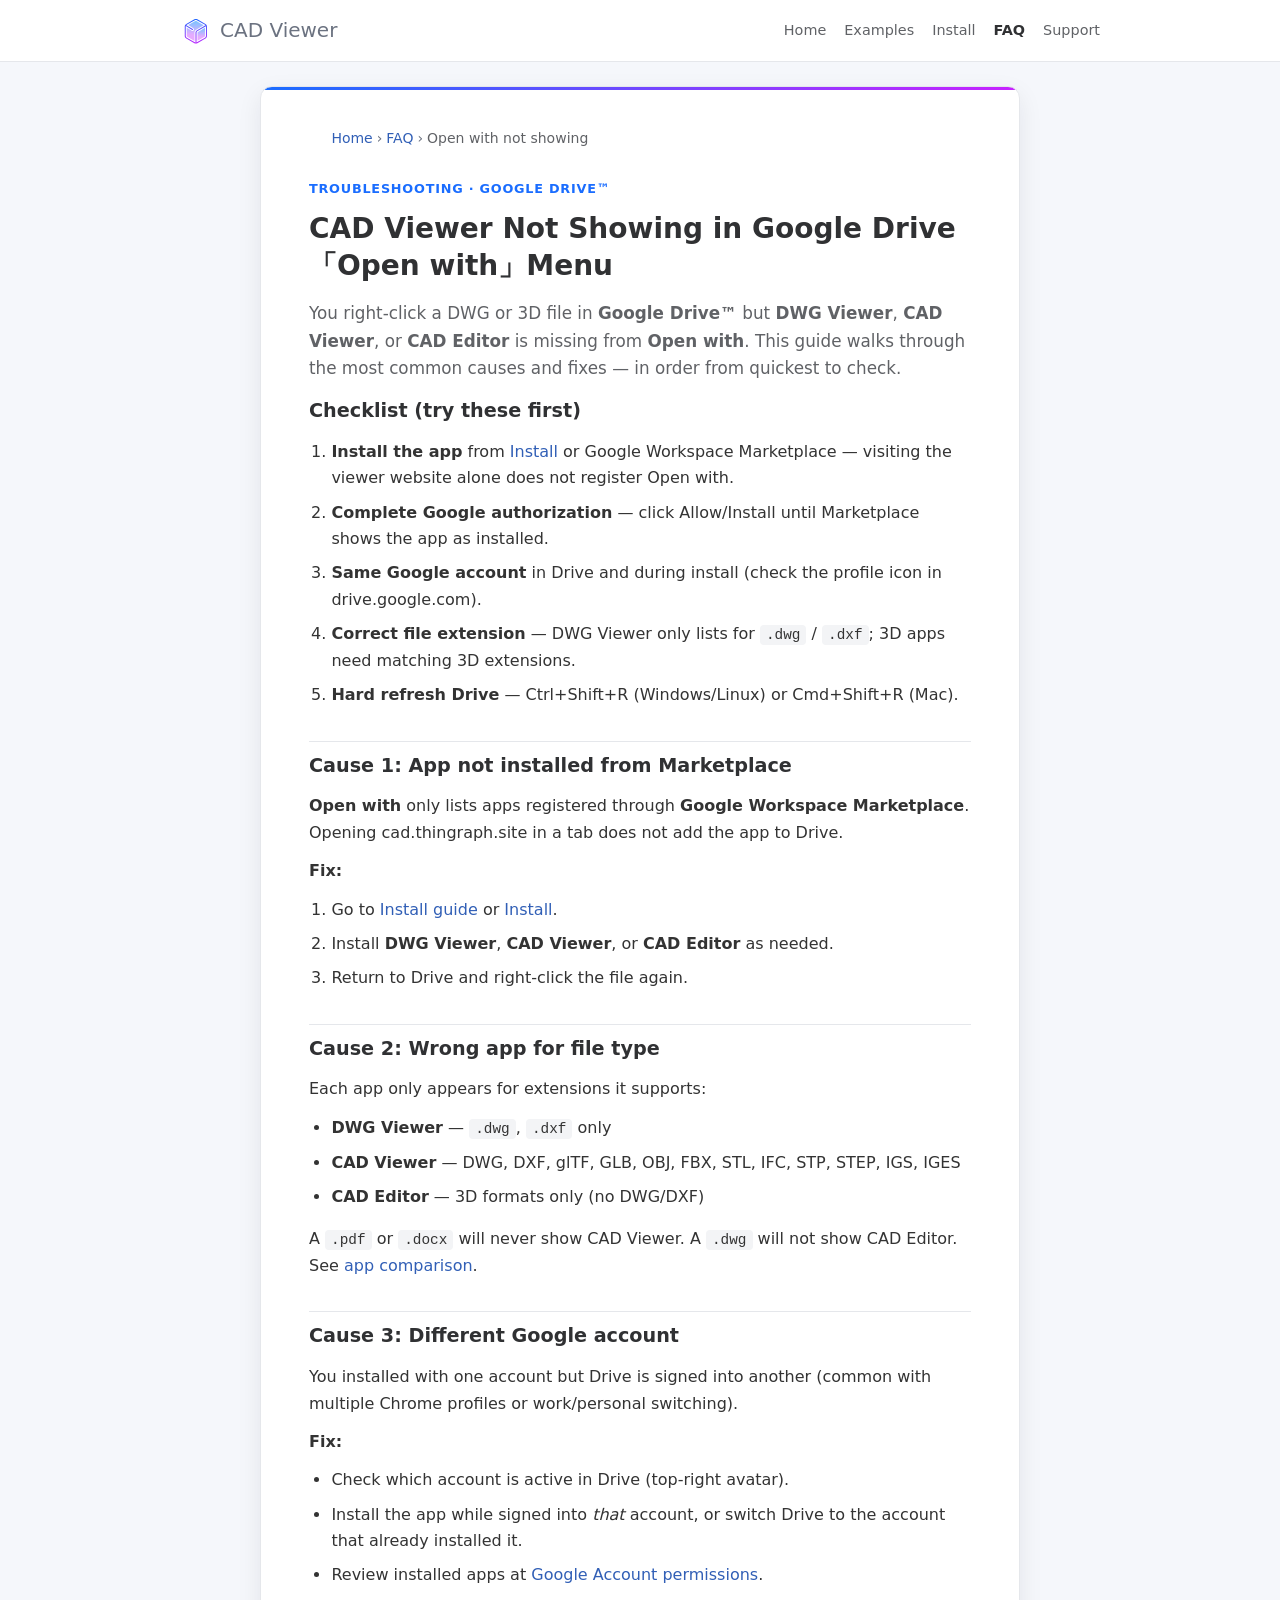
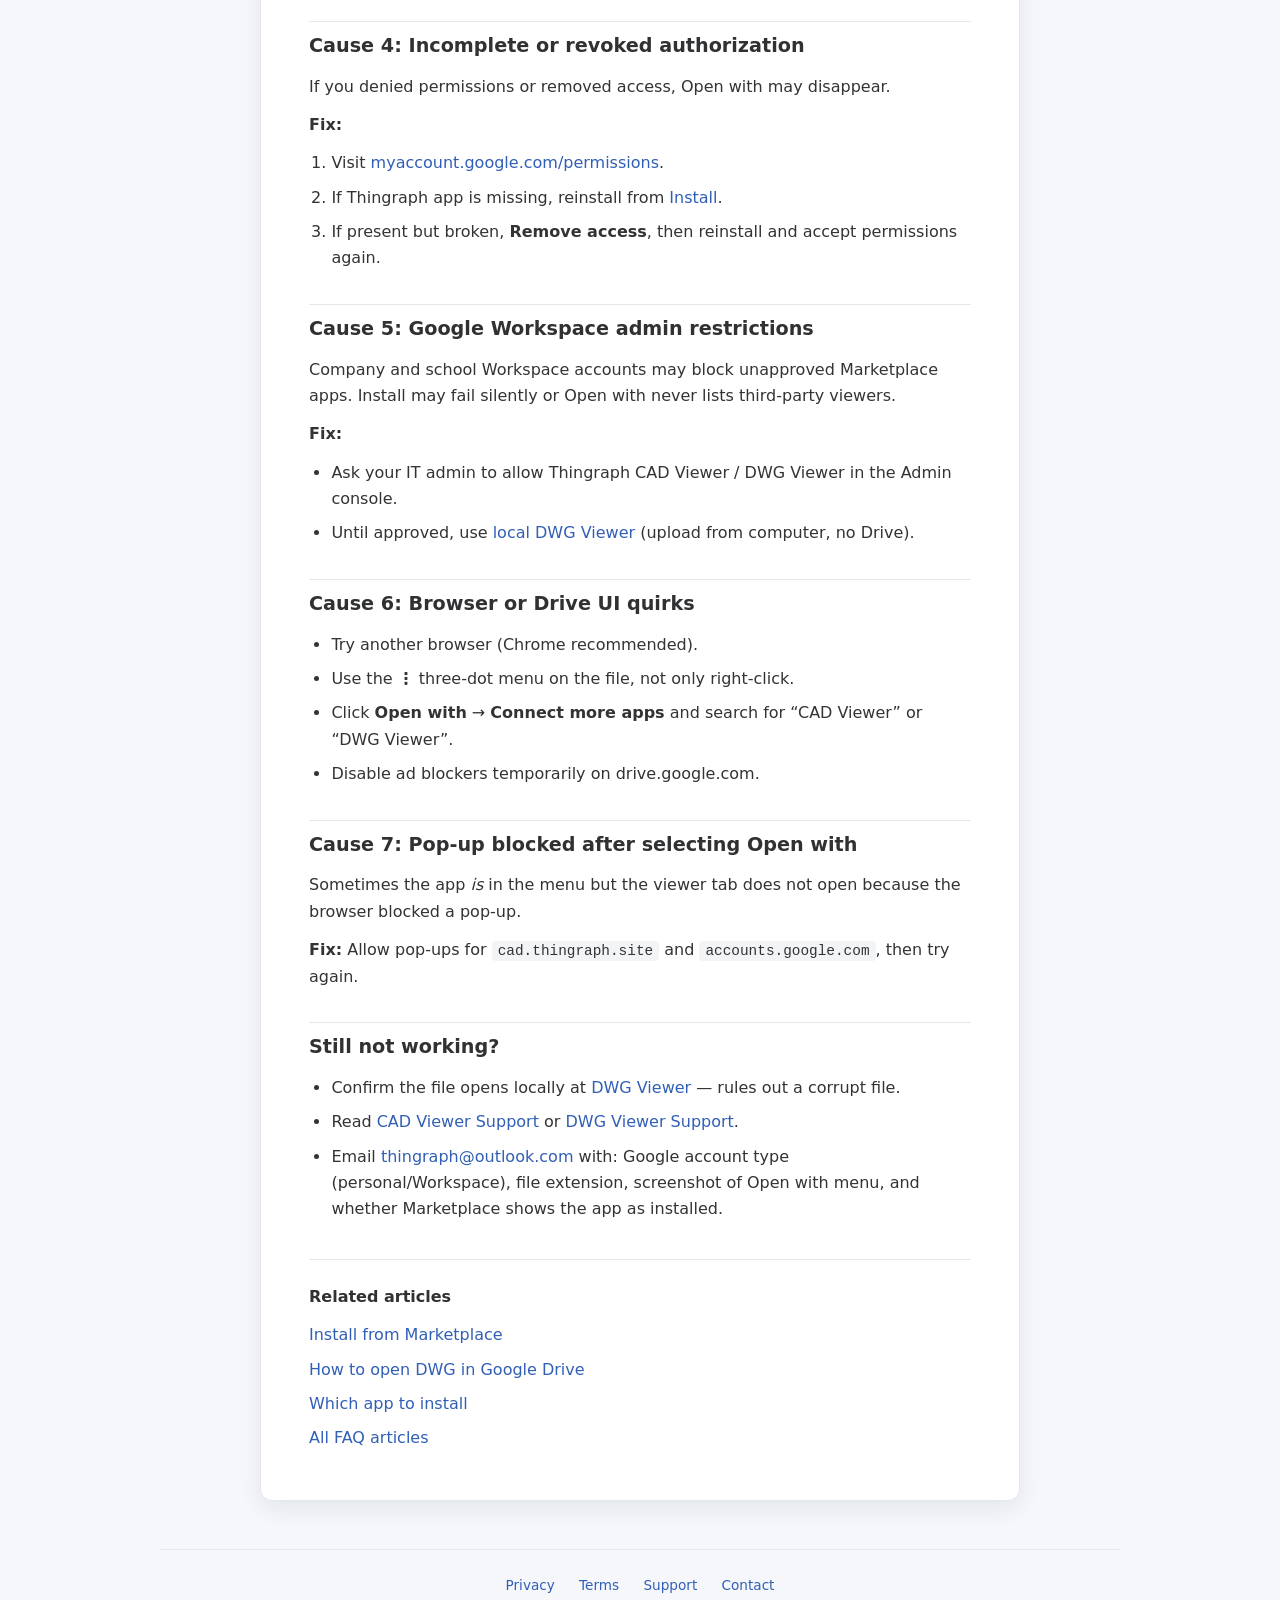
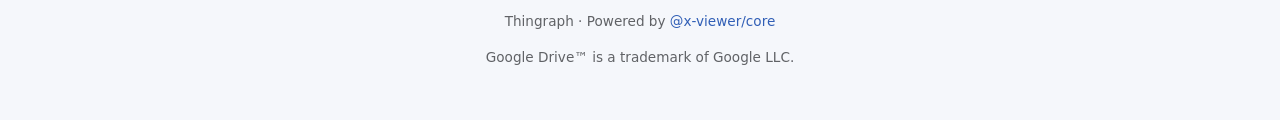
<file: faq/open-with-not-showing-in-google-drive.html>
<!DOCTYPE html>
<html lang="en">
  <head>
    <meta charset="UTF-8" />
    <meta name="viewport" content="width=device-width, initial-scale=1.0" />
    <title>CAD Viewer Not in Google Drive「Open with」Menu – Fix Guide | Thingraph</title>
    <meta
      name="description"
      content="CAD Viewer or DWG Viewer missing from Google Drive Open with? Fix install, authorization, file type, Workspace admin blocks, and browser pop-ups with this troubleshooting guide."
    />
    <meta
      name="keywords"
      content="Open with not showing Google Drive, CAD Viewer missing Open with, DWG Viewer not in menu, Google Drive app not listed, install CAD viewer Drive"
    />
    <link rel="canonical" href="https://cad.thingraph.site/faq/open-with-not-showing-in-google-drive.html" />
    <meta property="og:type" content="article" />
    <meta property="og:site_name" content="CAD Viewer" />
    <meta property="og:title" content="CAD Viewer Not Showing in Google Drive Open with" />
    <meta
      property="og:description"
      content="Troubleshooting when DWG Viewer or CAD Viewer does not appear in Google Drive Open with menu."
    />
    <meta property="og:url" content="https://cad.thingraph.site/faq/open-with-not-showing-in-google-drive.html" />
    <meta property="og:image" content="https://cad.thingraph.site/og-image.png" />
    <link rel="stylesheet" href="/faq/faq.css" />
    <script type="application/ld+json">
      {
        "@context": "https://schema.org",
        "@type": "FAQPage",
        "mainEntity": [
          {
            "@type": "Question",
            "name": "Why is CAD Viewer not in Google Drive Open with?",
            "acceptedAnswer": {
              "@type": "Answer",
              "text": "Usually the app is not installed from Google Workspace Marketplace, authorization was not completed, you are signed into a different Google account, the file extension is not supported by that app, or your Workspace admin blocked third-party apps. Install from cad.thingraph.site/install, refresh Drive, and verify the file type."
            }
          },
          {
            "@type": "Question",
            "name": "How long after install until Open with appears?",
            "acceptedAnswer": {
              "@type": "Answer",
              "text": "Normally immediately after a successful Marketplace install and OAuth consent. If it does not appear, hard-refresh Google Drive (Ctrl+Shift+R) or sign out and back into Drive."
            }
          },
          {
            "@type": "Question",
            "name": "Does DWG Viewer appear for PDF or Word files?",
            "acceptedAnswer": {
              "@type": "Answer",
              "text": "No. DWG Viewer only appears for DWG and DXF files. CAD Viewer appears for supported 2D and 3D CAD extensions. Use the app that matches your file extension."
            }
          }
        ]
      }
    </script>
  </head>
  <body>
    <header class="faq-header">
      <div class="faq-header__inner">
        <a class="faq-brand" href="/home">
          <img src="/cube-64.svg" width="32" height="32" alt="" />
          <span>CAD Viewer</span>
        </a>
        <nav aria-label="Main">
          <ul class="faq-nav">
            <li><a href="/home">Home</a></li>
            <li><a href="/examples">Examples</a></li>
            <li><a href="/install">Install</a></li>
            <li><a href="/faq/" aria-current="page">FAQ</a></li>
            <li><a href="/google/cad-viewer-support">Support</a></li>
          </ul>
        </nav>
      </div>
    </header>

    <div class="faq-wrap">
      <article class="faq-card">
        <nav class="faq-breadcrumb" aria-label="Breadcrumb">
          <ol>
            <li><a href="/home">Home</a></li>
            <li><a href="/faq/">FAQ</a></li>
            <li><span aria-current="page">Open with not showing</span></li>
          </ol>
        </nav>

        <p class="faq-eyebrow">Troubleshooting · Google Drive™</p>
        <h1>CAD Viewer Not Showing in Google Drive「Open with」Menu</h1>
        <p class="faq-lead">
          You right-click a DWG or 3D file in <strong>Google Drive™</strong> but <strong>DWG Viewer</strong>,
          <strong>CAD Viewer</strong>, or <strong>CAD Editor</strong> is missing from <strong>Open with</strong>. This guide
          walks through the most common causes and fixes — in order from quickest to check.
        </p>

        <h2>Checklist (try these first)</h2>
        <ol>
          <li><strong>Install the app</strong> from <a href="/install">Install</a> or Google Workspace Marketplace — visiting the viewer website alone does not register Open with.</li>
          <li><strong>Complete Google authorization</strong> — click Allow/Install until Marketplace shows the app as installed.</li>
          <li><strong>Same Google account</strong> in Drive and during install (check the profile icon in drive.google.com).</li>
          <li><strong>Correct file extension</strong> — DWG Viewer only lists for <code>.dwg</code> / <code>.dxf</code>; 3D apps need matching 3D extensions.</li>
          <li><strong>Hard refresh Drive</strong> — Ctrl+Shift+R (Windows/Linux) or Cmd+Shift+R (Mac).</li>
        </ol>

        <h2>Cause 1: App not installed from Marketplace</h2>
        <p>
          <strong>Open with</strong> only lists apps registered through <strong>Google Workspace Marketplace</strong>. Opening
          cad.thingraph.site in a tab does not add the app to Drive.
        </p>
        <p><strong>Fix:</strong></p>
        <ol>
          <li>Go to <a href="/faq/install-cad-viewer-google-workspace-marketplace.html">Install guide</a> or <a href="/install">Install</a>.</li>
          <li>Install <strong>DWG Viewer</strong>, <strong>CAD Viewer</strong>, or <strong>CAD Editor</strong> as needed.</li>
          <li>Return to Drive and right-click the file again.</li>
        </ol>

        <h2>Cause 2: Wrong app for file type</h2>
        <p>Each app only appears for extensions it supports:</p>
        <ul>
          <li><strong>DWG Viewer</strong> — <code>.dwg</code>, <code>.dxf</code> only</li>
          <li><strong>CAD Viewer</strong> — DWG, DXF, glTF, GLB, OBJ, FBX, STL, IFC, STP, STEP, IGS, IGES</li>
          <li><strong>CAD Editor</strong> — 3D formats only (no DWG/DXF)</li>
        </ul>
        <p>
          A <code>.pdf</code> or <code>.docx</code> will never show CAD Viewer. A <code>.dwg</code> will not show CAD Editor.
          See <a href="/faq/cad-viewer-vs-dwg-viewer-vs-cad-editor.html">app comparison</a>.
        </p>

        <h2>Cause 3: Different Google account</h2>
        <p>
          You installed with one account but Drive is signed into another (common with multiple Chrome profiles or
          work/personal switching).
        </p>
        <p><strong>Fix:</strong></p>
        <ul>
          <li>Check which account is active in Drive (top-right avatar).</li>
          <li>Install the app while signed into <em>that</em> account, or switch Drive to the account that already installed it.</li>
          <li>Review installed apps at
            <a href="https://myaccount.google.com/permissions" rel="noopener noreferrer">Google Account permissions</a>.
          </li>
        </ul>

        <h2>Cause 4: Incomplete or revoked authorization</h2>
        <p>If you denied permissions or removed access, Open with may disappear.</p>
        <p><strong>Fix:</strong></p>
        <ol>
          <li>Visit <a href="https://myaccount.google.com/permissions" rel="noopener noreferrer">myaccount.google.com/permissions</a>.</li>
          <li>If Thingraph app is missing, reinstall from <a href="/install">Install</a>.</li>
          <li>If present but broken, <strong>Remove access</strong>, then reinstall and accept permissions again.</li>
        </ol>

        <h2>Cause 5: Google Workspace admin restrictions</h2>
        <p>
          Company and school Workspace accounts may block unapproved Marketplace apps. Install may fail silently or Open with
          never lists third-party viewers.
        </p>
        <p><strong>Fix:</strong></p>
        <ul>
          <li>Ask your IT admin to allow Thingraph CAD Viewer / DWG Viewer in the Admin console.</li>
          <li>Until approved, use <a href="/dwg-viewer">local DWG Viewer</a> (upload from computer, no Drive).</li>
        </ul>

        <h2>Cause 6: Browser or Drive UI quirks</h2>
        <ul>
          <li>Try another browser (Chrome recommended).</li>
          <li>Use the <strong>⋮</strong> three-dot menu on the file, not only right-click.</li>
          <li>Click <strong>Open with</strong> → <strong>Connect more apps</strong> and search for “CAD Viewer” or “DWG Viewer”.</li>
          <li>Disable ad blockers temporarily on drive.google.com.</li>
        </ul>

        <h2>Cause 7: Pop-up blocked after selecting Open with</h2>
        <p>
          Sometimes the app <em>is</em> in the menu but the viewer tab does not open because the browser blocked a pop-up.
        </p>
        <p><strong>Fix:</strong> Allow pop-ups for <code>cad.thingraph.site</code> and <code>accounts.google.com</code>, then try again.</p>

        <h2>Still not working?</h2>
        <ul>
          <li>Confirm the file opens locally at <a href="/dwg-viewer">DWG Viewer</a> — rules out a corrupt file.</li>
          <li>Read <a href="/google/cad-viewer-support">CAD Viewer Support</a> or
            <a href="/google/dwg-viewer-support">DWG Viewer Support</a>.</li>
          <li>Email <a href="mailto:thingraph@outlook.com">thingraph@outlook.com</a> with: Google account type (personal/Workspace), file extension, screenshot of Open with menu, and whether Marketplace shows the app as installed.</li>
        </ul>

        <section class="faq-related">
          <h2>Related articles</h2>
          <ul>
            <li><a href="/faq/install-cad-viewer-google-workspace-marketplace.html">Install from Marketplace</a></li>
            <li><a href="/faq/how-to-open-dwg-in-google-drive.html">How to open DWG in Google Drive</a></li>
            <li><a href="/faq/cad-viewer-vs-dwg-viewer-vs-cad-editor.html">Which app to install</a></li>
            <li><a href="/faq/">All FAQ articles</a></li>
          </ul>
        </section>
      </article>
    </div>

    <footer class="faq-footer">
      <nav aria-label="Footer">
        <a href="/google/cad-viewer-privacy">Privacy</a>
        <a href="/google/cad-viewer-terms">Terms</a>
        <a href="/google/cad-viewer-support">Support</a>
        <a href="/contact">Contact</a>
      </nav>
      <p>Thingraph · Powered by <a href="https://www.npmjs.com/package/@x-viewer/core" rel="noopener noreferrer">@x-viewer/core</a></p>
      <p>Google Drive™ is a trademark of Google LLC.</p>
    </footer>
  </body>
</html>
</file>
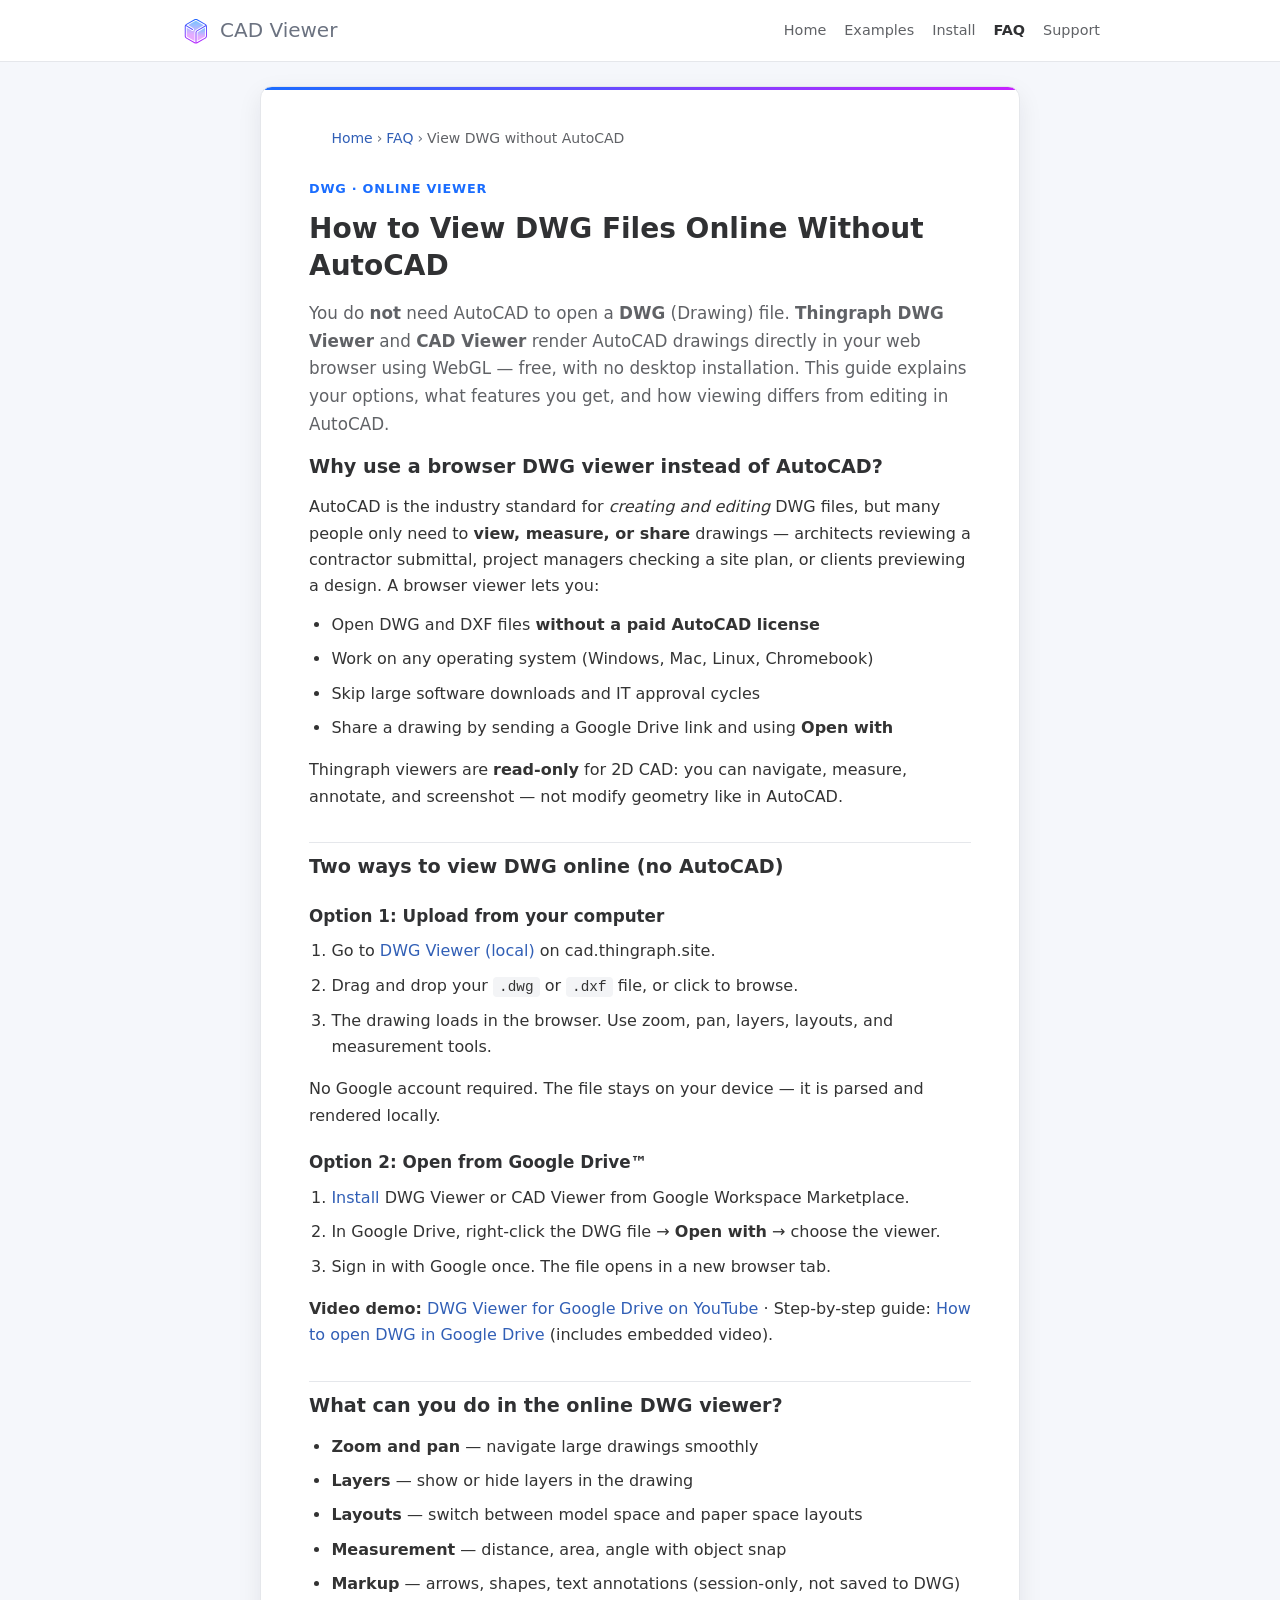
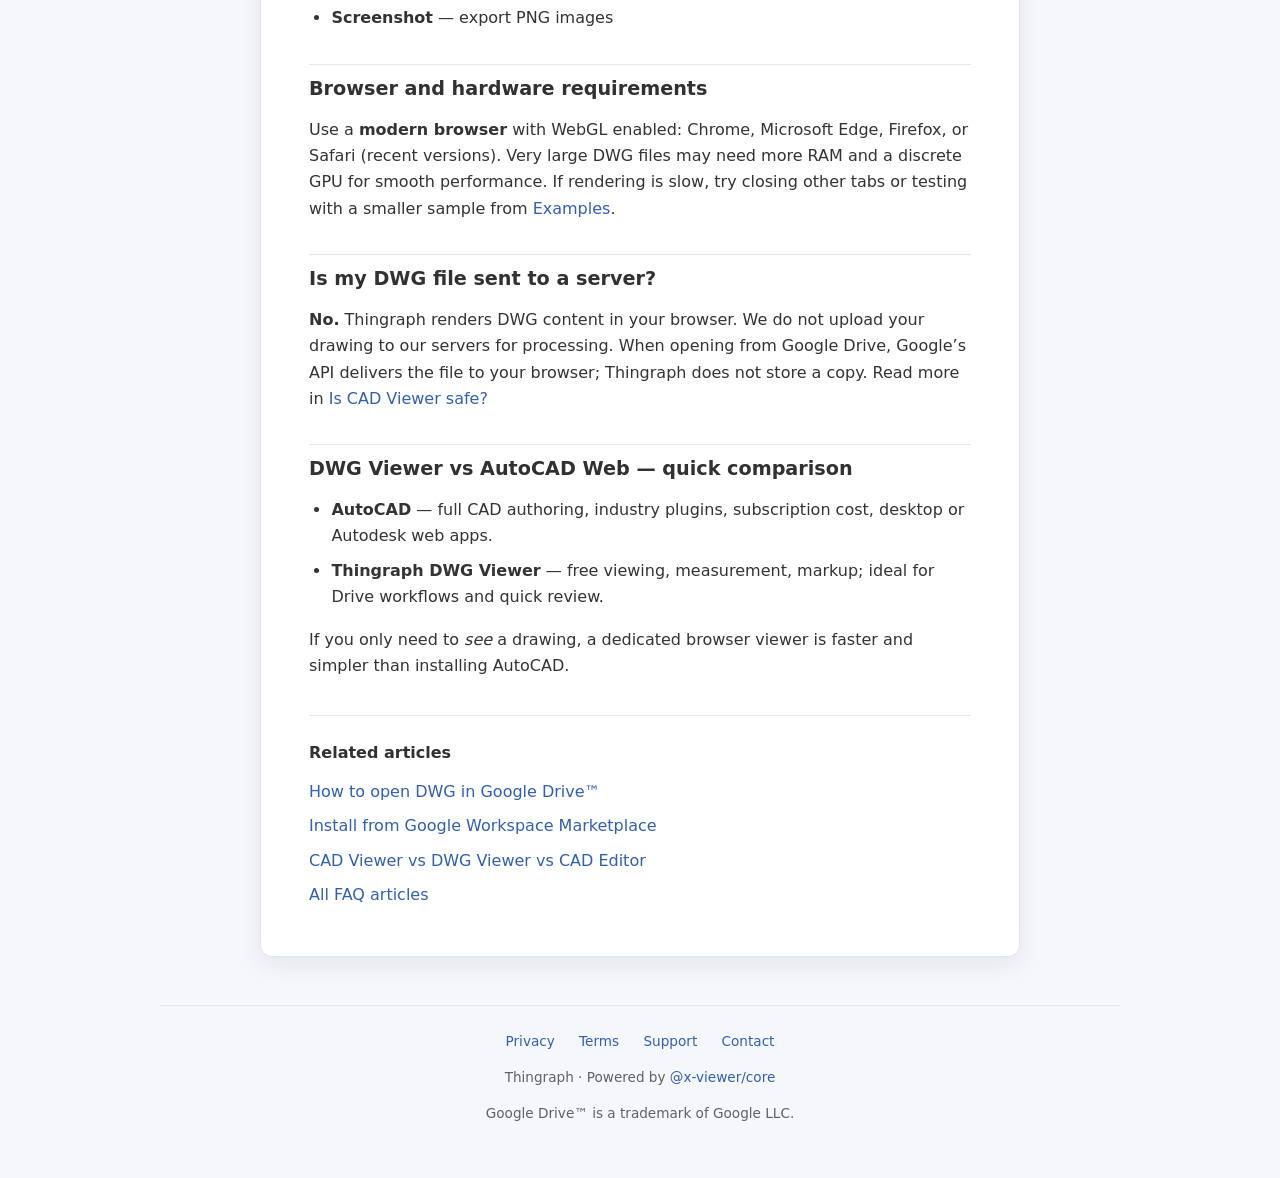
<file: faq/view-dwg-online-without-autocad.html>
<!DOCTYPE html>
<html lang="en">
  <head>
    <meta charset="UTF-8" />
    <meta name="viewport" content="width=device-width, initial-scale=1.0" />
    <title>How to View DWG Files Online Without AutoCAD – Free Browser Viewer | Thingraph</title>
    <meta
      name="description"
      content="View DWG AutoCAD drawings online without installing AutoCAD. Thingraph DWG Viewer and CAD Viewer run in your browser with WebGL — free upload or open from Google Drive™."
    />
    <meta
      name="keywords"
      content="view DWG online without AutoCAD, free DWG viewer, online DWG viewer, browser DWG viewer, open DWG file online, DWG viewer no install"
    />
    <link rel="canonical" href="https://cad.thingraph.site/faq/view-dwg-online-without-autocad.html" />
    <meta property="og:type" content="article" />
    <meta property="og:site_name" content="CAD Viewer" />
    <meta property="og:title" content="How to View DWG Files Online Without AutoCAD" />
    <meta
      property="og:description"
      content="Free browser-based DWG viewer — no AutoCAD license required. Upload locally or open from Google Drive."
    />
    <meta property="og:url" content="https://cad.thingraph.site/faq/view-dwg-online-without-autocad.html" />
    <meta property="og:image" content="https://cad.thingraph.site/og-image.png" />
    <link rel="stylesheet" href="/faq/faq.css" />
    <script type="application/ld+json">
      {
        "@context": "https://schema.org",
        "@type": "FAQPage",
        "mainEntity": [
          {
            "@type": "Question",
            "name": "Can I view DWG files without AutoCAD?",
            "acceptedAnswer": {
              "@type": "Answer",
              "text": "Yes. Thingraph DWG Viewer and CAD Viewer open DWG and DXF files in a modern web browser using WebGL. No AutoCAD subscription or desktop install is required. You can upload a file from your computer or open one from Google Drive via Open with."
            }
          },
          {
            "@type": "Question",
            "name": "Is there a free online DWG viewer?",
            "acceptedAnswer": {
              "@type": "Answer",
              "text": "Thingraph DWG Viewer for Google Drive and the local DWG Viewer on cad.thingraph.site are free to use for viewing DWG and DXF drawings in the browser. Rendering happens on your device; files are not uploaded to Thingraph servers."
            }
          },
          {
            "@type": "Question",
            "name": "Does an online DWG viewer work on Mac and Chromebook?",
            "acceptedAnswer": {
              "@type": "Answer",
              "text": "Yes. Because the viewer runs in the browser, it works on Windows, macOS, Linux, and ChromeOS — any system with a WebGL-capable browser such as Chrome, Edge, Firefox, or Safari."
            }
          }
        ]
      }
    </script>
  </head>
  <body>
    <header class="faq-header">
      <div class="faq-header__inner">
        <a class="faq-brand" href="/home">
          <img src="/cube-64.svg" width="32" height="32" alt="" />
          <span>CAD Viewer</span>
        </a>
        <nav aria-label="Main">
          <ul class="faq-nav">
            <li><a href="/home">Home</a></li>
            <li><a href="/examples">Examples</a></li>
            <li><a href="/install">Install</a></li>
            <li><a href="/faq/" aria-current="page">FAQ</a></li>
            <li><a href="/google/dwg-viewer-support">Support</a></li>
          </ul>
        </nav>
      </div>
    </header>

    <div class="faq-wrap">
      <article class="faq-card">
        <nav class="faq-breadcrumb" aria-label="Breadcrumb">
          <ol>
            <li><a href="/home">Home</a></li>
            <li><a href="/faq/">FAQ</a></li>
            <li><span aria-current="page">View DWG without AutoCAD</span></li>
          </ol>
        </nav>

        <p class="faq-eyebrow">DWG · Online viewer</p>
        <h1>How to View DWG Files Online Without AutoCAD</h1>
        <p class="faq-lead">
          You do <strong>not</strong> need AutoCAD to open a <strong>DWG</strong> (Drawing) file. <strong>Thingraph DWG Viewer</strong>
          and <strong>CAD Viewer</strong> render AutoCAD drawings directly in your web browser using WebGL — free, with no desktop
          installation. This guide explains your options, what features you get, and how viewing differs from editing in AutoCAD.
        </p>

        <h2>Why use a browser DWG viewer instead of AutoCAD?</h2>
        <p>
          AutoCAD is the industry standard for <em>creating and editing</em> DWG files, but many people only need to
          <strong>view, measure, or share</strong> drawings — architects reviewing a contractor submittal, project managers
          checking a site plan, or clients previewing a design. A browser viewer lets you:
        </p>
        <ul>
          <li>Open DWG and DXF files <strong>without a paid AutoCAD license</strong></li>
          <li>Work on any operating system (Windows, Mac, Linux, Chromebook)</li>
          <li>Skip large software downloads and IT approval cycles</li>
          <li>Share a drawing by sending a Google Drive link and using <strong>Open with</strong></li>
        </ul>
        <p>
          Thingraph viewers are <strong>read-only</strong> for 2D CAD: you can navigate, measure, annotate, and screenshot —
          not modify geometry like in AutoCAD.
        </p>

        <h2>Two ways to view DWG online (no AutoCAD)</h2>

        <h3>Option 1: Upload from your computer</h3>
        <ol>
          <li>Go to <a href="/dwg-viewer">DWG Viewer (local)</a> on cad.thingraph.site.</li>
          <li>Drag and drop your <code>.dwg</code> or <code>.dxf</code> file, or click to browse.</li>
          <li>The drawing loads in the browser. Use zoom, pan, layers, layouts, and measurement tools.</li>
        </ol>
        <p>No Google account required. The file stays on your device — it is parsed and rendered locally.</p>

        <h3>Option 2: Open from Google Drive™</h3>
        <ol>
          <li><a href="/install">Install</a> DWG Viewer or CAD Viewer from Google Workspace Marketplace.</li>
          <li>In Google Drive, right-click the DWG file → <strong>Open with</strong> → choose the viewer.</li>
          <li>Sign in with Google once. The file opens in a new browser tab.</li>
        </ol>
        <p>
          <strong>Video demo:</strong>
          <a href="https://youtu.be/98X66wYMSl4" rel="noopener noreferrer">DWG Viewer for Google Drive on YouTube</a>
          · Step-by-step guide:
          <a href="/faq/how-to-open-dwg-in-google-drive.html">How to open DWG in Google Drive</a> (includes embedded video).
        </p>

        <h2>What can you do in the online DWG viewer?</h2>
        <ul>
          <li><strong>Zoom and pan</strong> — navigate large drawings smoothly</li>
          <li><strong>Layers</strong> — show or hide layers in the drawing</li>
          <li><strong>Layouts</strong> — switch between model space and paper space layouts</li>
          <li><strong>Measurement</strong> — distance, area, angle with object snap</li>
          <li><strong>Markup</strong> — arrows, shapes, text annotations (session-only, not saved to DWG)</li>
          <li><strong>Screenshot</strong> — export PNG images</li>
        </ul>

        <h2>Browser and hardware requirements</h2>
        <p>
          Use a <strong>modern browser</strong> with WebGL enabled: Chrome, Microsoft Edge, Firefox, or Safari (recent versions).
          Very large DWG files may need more RAM and a discrete GPU for smooth performance. If rendering is slow, try closing
          other tabs or testing with a smaller sample from <a href="/examples">Examples</a>.
        </p>

        <h2>Is my DWG file sent to a server?</h2>
        <p>
          <strong>No.</strong> Thingraph renders DWG content in your browser. We do not upload your drawing to our servers for
          processing. When opening from Google Drive, Google’s API delivers the file to your browser; Thingraph does not store
          a copy. Read more in
          <a href="/faq/is-cad-viewer-safe-are-files-uploaded-to-servers.html">Is CAD Viewer safe?</a>
        </p>

        <h2>DWG Viewer vs AutoCAD Web — quick comparison</h2>
        <ul>
          <li><strong>AutoCAD</strong> — full CAD authoring, industry plugins, subscription cost, desktop or Autodesk web apps.</li>
          <li><strong>Thingraph DWG Viewer</strong> — free viewing, measurement, markup; ideal for Drive workflows and quick review.</li>
        </ul>
        <p>
          If you only need to <em>see</em> a drawing, a dedicated browser viewer is faster and simpler than installing AutoCAD.
        </p>

        <section class="faq-related">
          <h2>Related articles</h2>
          <ul>
            <li><a href="/faq/how-to-open-dwg-in-google-drive.html">How to open DWG in Google Drive™</a></li>
            <li><a href="/faq/install-cad-viewer-google-workspace-marketplace.html">Install from Google Workspace Marketplace</a></li>
            <li><a href="/faq/cad-viewer-vs-dwg-viewer-vs-cad-editor.html">CAD Viewer vs DWG Viewer vs CAD Editor</a></li>
            <li><a href="/faq/">All FAQ articles</a></li>
          </ul>
        </section>
      </article>
    </div>

    <footer class="faq-footer">
      <nav aria-label="Footer">
        <a href="/google/dwg-viewer-privacy">Privacy</a>
        <a href="/google/dwg-viewer-terms">Terms</a>
        <a href="/google/dwg-viewer-support">Support</a>
        <a href="/contact">Contact</a>
      </nav>
      <p>Thingraph · Powered by <a href="https://www.npmjs.com/package/@x-viewer/core" rel="noopener noreferrer">@x-viewer/core</a></p>
      <p>Google Drive™ is a trademark of Google LLC.</p>
    </footer>
  </body>
</html>
</file>
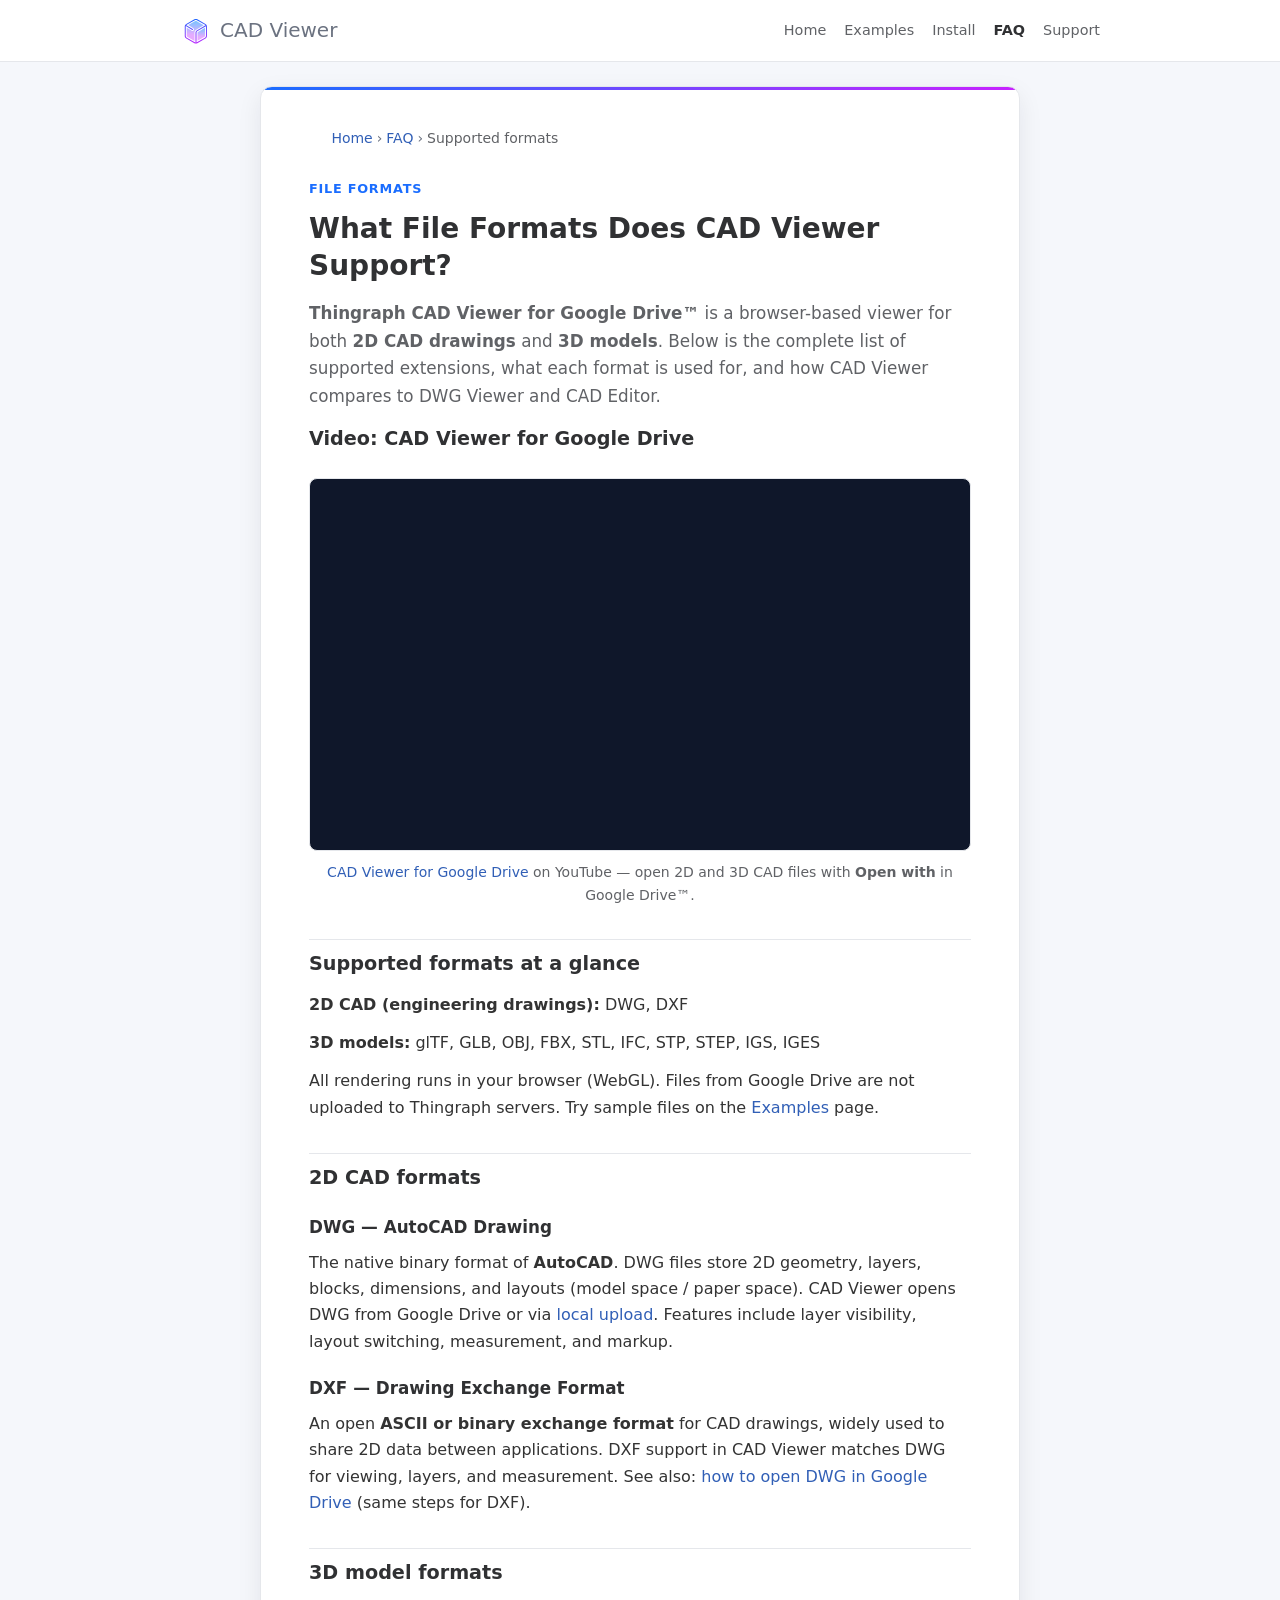
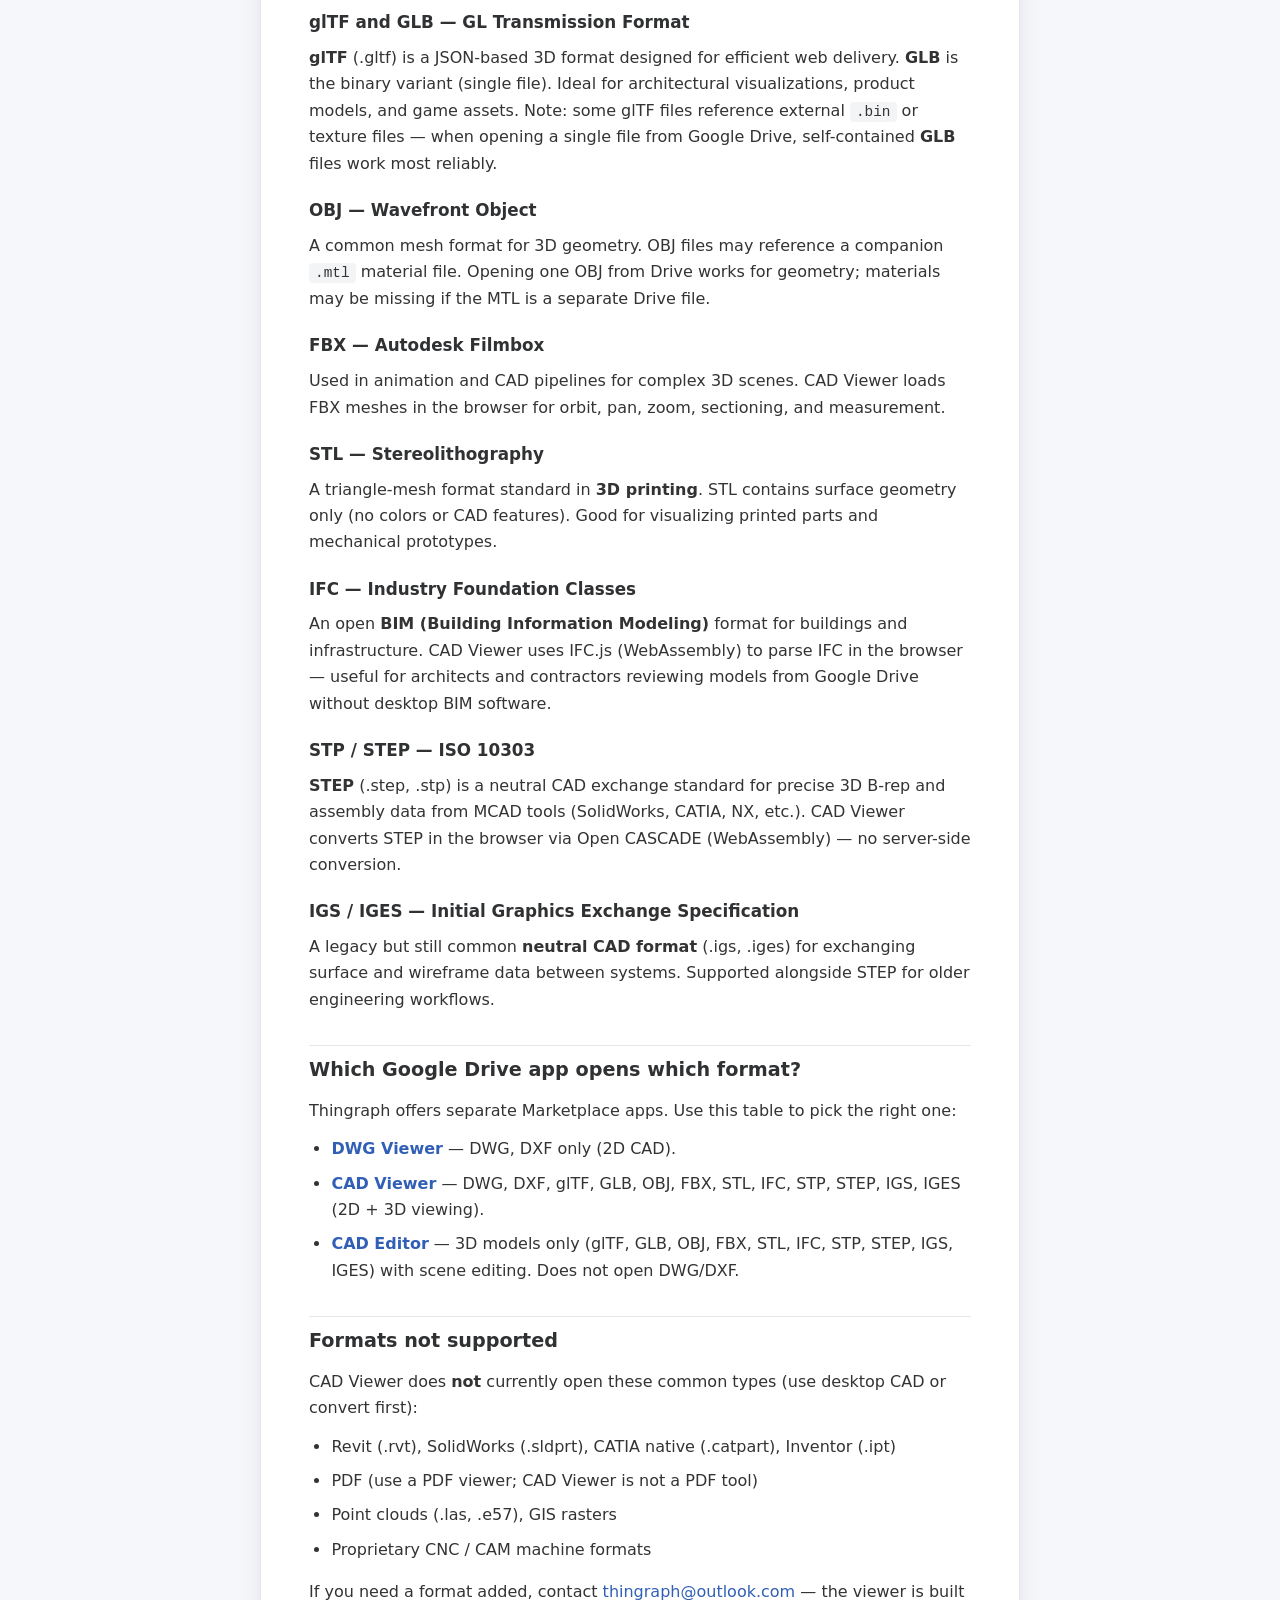
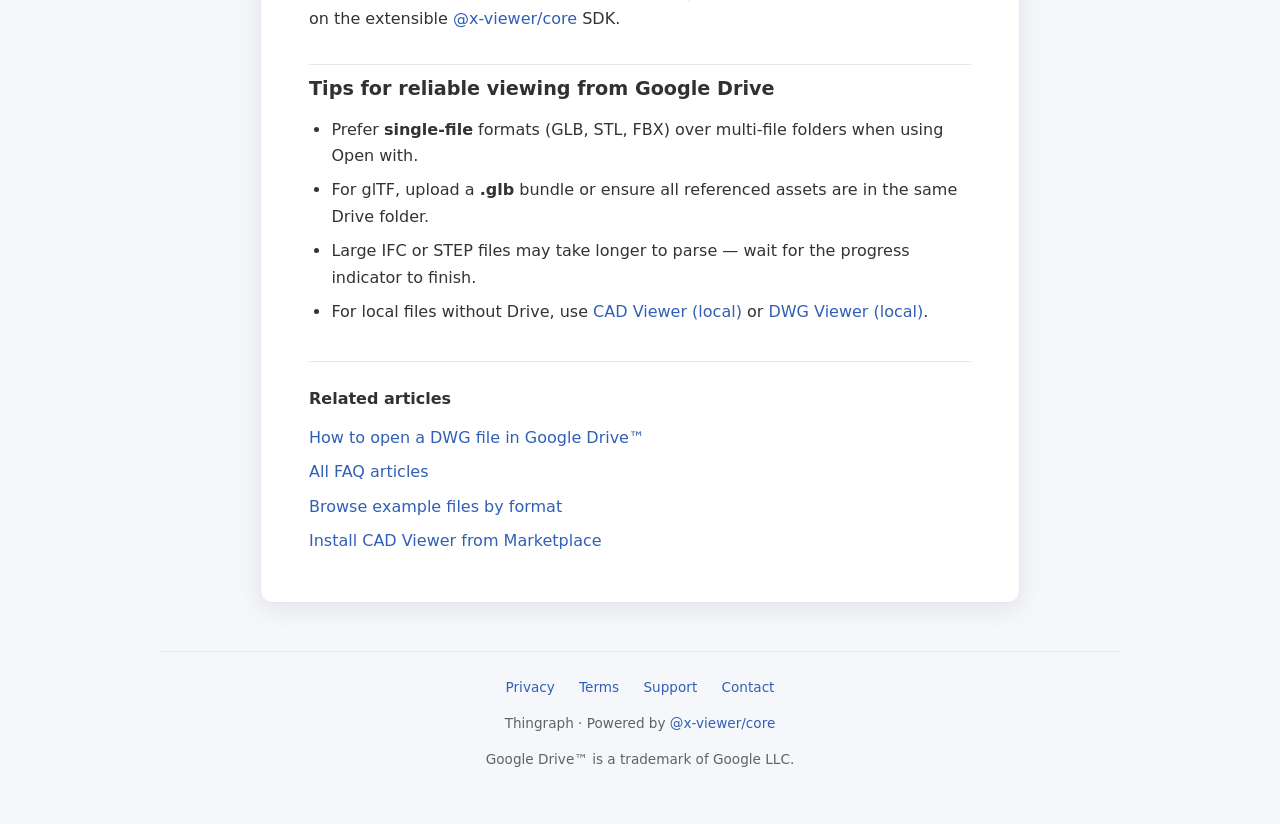
<file: faq/what-formats-does-cad-viewer-support.html>
<!DOCTYPE html>
<html lang="en">
  <head>
    <meta charset="UTF-8" />
    <meta name="viewport" content="width=device-width, initial-scale=1.0" />
    <title>What File Formats Does CAD Viewer Support? – DWG, DXF, glTF, STEP &amp; More</title>
    <meta
      name="description"
      content="Complete list of file formats supported by Thingraph CAD Viewer for Google Drive™: DWG, DXF, glTF, GLB, OBJ, FBX, STL, IFC, STP, STEP, IGS, IGES. Compare CAD Viewer vs DWG Viewer."
    />
    <meta
      name="keywords"
      content="CAD Viewer supported formats, DWG DXF viewer, glTF viewer Google Drive, STEP viewer online, IFC viewer browser, IGES viewer, supported 3D formats"
    />
    <link rel="canonical" href="https://cad.thingraph.site/faq/what-formats-does-cad-viewer-support.html" />
    <meta property="og:type" content="article" />
    <meta property="og:site_name" content="CAD Viewer" />
    <meta property="og:title" content="What File Formats Does CAD Viewer Support?" />
    <meta
      property="og:description"
      content="2D CAD (DWG, DXF) and 3D models (glTF, GLB, OBJ, FBX, STL, IFC, STP, STEP, IGS, IGES) supported by CAD Viewer for Google Drive."
    />
    <meta property="og:url" content="https://cad.thingraph.site/faq/what-formats-does-cad-viewer-support.html" />
    <meta property="og:image" content="https://cad.thingraph.site/og-image.png" />
    <link rel="stylesheet" href="/faq/faq.css" />
    <script type="application/ld+json">
      {
        "@context": "https://schema.org",
        "@type": "FAQPage",
        "mainEntity": [
          {
            "@type": "Question",
            "name": "What file formats does CAD Viewer support?",
            "acceptedAnswer": {
              "@type": "Answer",
              "text": "CAD Viewer supports 2D CAD formats DWG and DXF, and 3D model formats glTF, GLB, OBJ, FBX, STL, IFC, STP, STEP, IGS, and IGES. Files open from Google Drive via Open with or by local upload in the browser."
            }
          },
          {
            "@type": "Question",
            "name": "Does DWG Viewer support 3D files?",
            "acceptedAnswer": {
              "@type": "Answer",
              "text": "No. DWG Viewer for Google Drive supports only 2D CAD: DWG and DXF. For 3D models such as glTF, OBJ, or STEP, use CAD Viewer for Google Drive or CAD Editor for 3D editing."
            }
          },
          {
            "@type": "Question",
            "name": "Can CAD Viewer open STEP and IGES files?",
            "acceptedAnswer": {
              "@type": "Answer",
              "text": "Yes. CAD Viewer opens STP, STEP, IGS, and IGES neutral CAD exchange files in the browser using WebAssembly-based conversion, with no desktop CAD software required."
            }
          }
        ],
        "breadcrumb": {
          "@type": "BreadcrumbList",
          "itemListElement": [
            { "@type": "ListItem", "position": 1, "name": "Home", "item": "https://cad.thingraph.site/home" },
            { "@type": "ListItem", "position": 2, "name": "FAQ", "item": "https://cad.thingraph.site/faq/" },
            {
              "@type": "ListItem",
              "position": 3,
              "name": "Supported file formats",
              "item": "https://cad.thingraph.site/faq/what-formats-does-cad-viewer-support.html"
            }
          ]
        }
      }
    </script>
  </head>
  <body>
    <header class="faq-header">
      <div class="faq-header__inner">
        <a class="faq-brand" href="/home">
          <img src="/cube-64.svg" width="32" height="32" alt="" />
          <span>CAD Viewer</span>
        </a>
        <nav aria-label="Main">
          <ul class="faq-nav">
            <li><a href="/home">Home</a></li>
            <li><a href="/examples">Examples</a></li>
            <li><a href="/install">Install</a></li>
            <li><a href="/faq/" aria-current="page">FAQ</a></li>
            <li><a href="/google/cad-viewer-support">Support</a></li>
          </ul>
        </nav>
      </div>
    </header>

    <div class="faq-wrap">
      <article class="faq-card" itemscope itemtype="https://schema.org/Article">
        <nav class="faq-breadcrumb" aria-label="Breadcrumb">
          <ol>
            <li><a href="/home">Home</a></li>
            <li><a href="/faq/">FAQ</a></li>
            <li><span aria-current="page">Supported formats</span></li>
          </ol>
        </nav>

        <p class="faq-eyebrow">File formats</p>
        <h1 itemprop="headline">What File Formats Does CAD Viewer Support?</h1>
        <p class="faq-lead" itemprop="description">
          <strong>Thingraph CAD Viewer for Google Drive™</strong> is a browser-based viewer for both
          <strong>2D CAD drawings</strong> and <strong>3D models</strong>. Below is the complete list of supported
          extensions, what each format is used for, and how CAD Viewer compares to DWG Viewer and CAD Editor.
        </p>

        <h2>Video: CAD Viewer for Google Drive</h2>
        <figure class="faq-video">
          <div class="faq-video__embed">
            <iframe
              src="https://www.youtube.com/embed/ICwLJsZOPVU"
              title="CAD Viewer for Google Drive — install and Open with demo"
              allow="accelerometer; autoplay; clipboard-write; encrypted-media; gyroscope; picture-in-picture; web-share"
              allowfullscreen
              loading="lazy"
              referrerpolicy="strict-origin-when-cross-origin"
            ></iframe>
          </div>
          <figcaption>
            <a href="https://youtu.be/ICwLJsZOPVU" rel="noopener noreferrer">CAD Viewer for Google Drive</a> on YouTube
            — open 2D and 3D CAD files with <strong>Open with</strong> in Google Drive™.
          </figcaption>
        </figure>

        <h2>Supported formats at a glance</h2>
        <p><strong>2D CAD (engineering drawings):</strong> DWG, DXF</p>
        <p>
          <strong>3D models:</strong> glTF, GLB, OBJ, FBX, STL, IFC, STP, STEP, IGS, IGES
        </p>
        <p>
          All rendering runs in your browser (WebGL). Files from Google Drive are not uploaded to Thingraph servers.
          Try sample files on the <a href="/examples">Examples</a> page.
        </p>

        <h2>2D CAD formats</h2>

        <h3>DWG — AutoCAD Drawing</h3>
        <p>
          The native binary format of <strong>AutoCAD</strong>. DWG files store 2D geometry, layers, blocks, dimensions,
          and layouts (model space / paper space). CAD Viewer opens DWG from Google Drive or via
          <a href="/dwg-viewer">local upload</a>. Features include layer visibility, layout switching, measurement, and
          markup.
        </p>

        <h3>DXF — Drawing Exchange Format</h3>
        <p>
          An open <strong>ASCII or binary exchange format</strong> for CAD drawings, widely used to share 2D data between
          applications. DXF support in CAD Viewer matches DWG for viewing, layers, and measurement. See also:
          <a href="/faq/how-to-open-dwg-in-google-drive.html">how to open DWG in Google Drive</a> (same steps for DXF).
        </p>

        <h2>3D model formats</h2>

        <h3>glTF and GLB — GL Transmission Format</h3>
        <p>
          <strong>glTF</strong> (.gltf) is a JSON-based 3D format designed for efficient web delivery.
          <strong>GLB</strong> is the binary variant (single file). Ideal for architectural visualizations, product models,
          and game assets. Note: some glTF files reference external <code>.bin</code> or texture files — when opening a
          single file from Google Drive, self-contained <strong>GLB</strong> files work most reliably.
        </p>

        <h3>OBJ — Wavefront Object</h3>
        <p>
          A common mesh format for 3D geometry. OBJ files may reference a companion <code>.mtl</code> material file.
          Opening one OBJ from Drive works for geometry; materials may be missing if the MTL is a separate Drive file.
        </p>

        <h3>FBX — Autodesk Filmbox</h3>
        <p>
          Used in animation and CAD pipelines for complex 3D scenes. CAD Viewer loads FBX meshes in the browser for
          orbit, pan, zoom, sectioning, and measurement.
        </p>

        <h3>STL — Stereolithography</h3>
        <p>
          A triangle-mesh format standard in <strong>3D printing</strong>. STL contains surface geometry only (no colors
          or CAD features). Good for visualizing printed parts and mechanical prototypes.
        </p>

        <h3>IFC — Industry Foundation Classes</h3>
        <p>
          An open <strong>BIM (Building Information Modeling)</strong> format for buildings and infrastructure. CAD Viewer
          uses IFC.js (WebAssembly) to parse IFC in the browser — useful for architects and contractors reviewing models
          from Google Drive without desktop BIM software.
        </p>

        <h3>STP / STEP — ISO 10303</h3>
        <p>
          <strong>STEP</strong> (.step, .stp) is a neutral CAD exchange standard for precise 3D B-rep and assembly data
          from MCAD tools (SolidWorks, CATIA, NX, etc.). CAD Viewer converts STEP in the browser via Open CASCADE
          (WebAssembly) — no server-side conversion.
        </p>

        <h3>IGS / IGES — Initial Graphics Exchange Specification</h3>
        <p>
          A legacy but still common <strong>neutral CAD format</strong> (.igs, .iges) for exchanging surface and wireframe
          data between systems. Supported alongside STEP for older engineering workflows.
        </p>

        <h2>Which Google Drive app opens which format?</h2>
        <p>Thingraph offers separate Marketplace apps. Use this table to pick the right one:</p>
        <ul>
          <li>
            <strong><a href="/google/dwg-viewer">DWG Viewer</a></strong> — DWG, DXF only (2D CAD).
          </li>
          <li>
            <strong><a href="/google/cad-viewer">CAD Viewer</a></strong> — DWG, DXF, glTF, GLB, OBJ, FBX, STL, IFC, STP,
            STEP, IGS, IGES (2D + 3D viewing).
          </li>
          <li>
            <strong><a href="/google/cad-editor">CAD Editor</a></strong> — 3D models only (glTF, GLB, OBJ, FBX, STL, IFC,
            STP, STEP, IGS, IGES) with scene editing. Does not open DWG/DXF.
          </li>
        </ul>

        <h2>Formats not supported</h2>
        <p>CAD Viewer does <strong>not</strong> currently open these common types (use desktop CAD or convert first):</p>
        <ul>
          <li>Revit (.rvt), SolidWorks (.sldprt), CATIA native (.catpart), Inventor (.ipt)</li>
          <li>PDF (use a PDF viewer; CAD Viewer is not a PDF tool)</li>
          <li>Point clouds (.las, .e57), GIS rasters</li>
          <li>Proprietary CNC / CAM machine formats</li>
        </ul>
        <p>
          If you need a format added, contact <a href="mailto:thingraph@outlook.com">thingraph@outlook.com</a> — the
          viewer is built on the extensible <a href="https://www.npmjs.com/package/@x-viewer/core" rel="noopener noreferrer">@x-viewer/core</a> SDK.
        </p>

        <h2>Tips for reliable viewing from Google Drive</h2>
        <ul>
          <li>Prefer <strong>single-file</strong> formats (GLB, STL, FBX) over multi-file folders when using Open with.</li>
          <li>For glTF, upload a <strong>.glb</strong> bundle or ensure all referenced assets are in the same Drive folder.</li>
          <li>Large IFC or STEP files may take longer to parse — wait for the progress indicator to finish.</li>
          <li>For local files without Drive, use <a href="/cad-viewer">CAD Viewer (local)</a> or
            <a href="/dwg-viewer">DWG Viewer (local)</a>.
          </li>
        </ul>

        <section class="faq-related">
          <h2>Related articles</h2>
          <ul>
            <li><a href="/faq/how-to-open-dwg-in-google-drive.html">How to open a DWG file in Google Drive™</a></li>
            <li><a href="/faq/">All FAQ articles</a></li>
            <li><a href="/examples">Browse example files by format</a></li>
            <li><a href="/install">Install CAD Viewer from Marketplace</a></li>
          </ul>
        </section>
      </article>
    </div>

    <footer class="faq-footer">
      <nav aria-label="Footer">
        <a href="/google/cad-viewer-privacy">Privacy</a>
        <a href="/google/cad-viewer-terms">Terms</a>
        <a href="/google/cad-viewer-support">Support</a>
        <a href="/contact">Contact</a>
      </nav>
      <p>Thingraph · Powered by <a href="https://www.npmjs.com/package/@x-viewer/core" rel="noopener noreferrer">@x-viewer/core</a></p>
      <p>Google Drive™ is a trademark of Google LLC.</p>
    </footer>
  </body>
</html>
</file>
<file: iconfont/iconfont.css>
@font-face {
  font-family: "x-viewer-iconfont";
  src: url('iconfont.woff2') format('woff2'),
       url('iconfont.woff') format('woff'),
       url('iconfont.ttf') format('truetype');}

.x-viewer-iconfont {
  font-family: "x-viewer-iconfont" !important;
  font-size: 16px;
  font-style: normal;
  -webkit-font-smoothing: antialiased;
  -moz-osx-font-smoothing: grayscale;
}

.icon-measure-area-color:before {
  content: "\e699";
}

.icon-angle-measure:before {
  content: "\e69a";
}

.icon-measure-distance:before {
  content: "\e69d";
}

.icon-measure-color:before {
  content: "\e69f";
}

.icon-annotation:before {
  content: "\e696";
}

.icon-annotation-show:before {
  content: "\e697";
}

.icon-annotation-hide:before {
  content: "\e698";
}

.icon-frame-clipping:before {
  content: "\e695";
}

.icon-compared:before {
  content: "\e694";
}

.icon-font24:before {
  content: "\e68e";
}

.icon-font14:before {
  content: "\e68f";
}

.icon-font18:before {
  content: "\e693";
}

.icon-line-4:before {
  content: "\e68a";
}

.icon-line-1:before {
  content: "\e68c";
}

.icon-line-2:before {
  content: "\e68d";
}

.icon-line-3:before {
  content: "\e690";
}

.icon-color-red:before {
  content: "\e691";
}

.icon-eraser:before {
  content: "\e692";
}

.icon-cross:before {
  content: "\e689";
}

.icon-cloud:before {
  content: "\e67d";
}

.icon-polyline:before {
  content: "\e67e";
}

.icon-rectangle:before {
  content: "\e67f";
}

.icon-text:before {
  content: "\e681";
}

.icon-oval:before {
  content: "\e682";
}

.icon-round:before {
  content: "\e683";
}

.icon-cloud-segment:before {
  content: "\e685";
}

.icon-arrow:before {
  content: "\e67c";
}

.icon-revoke:before {
  content: "\e67a";
}

.icon-redo:before {
  content: "\e67b";
}

.icon-kuangxuanfangda:before {
  content: "\e676";
}

.icon-tucengkongzhi:before {
  content: "\e677";
}

.icon-celiang1:before {
  content: "\e69b";
}

.icon-zhushitu:before {
  content: "\e68b";
}

.icon-wenzi:before {
  content: "\e688";
}

.icon-tianjiapizhu:before {
  content: "\e687";
}

.icon-shuxing:before {
  content: "\e686";
}

.icon-quanping:before {
  content: "\e684";
}

.icon-chexiao:before {
  content: "\e680";
}

.icon-bim_diyirencheng:before {
  content: "\e662";
}

.icon-shanchu:before {
  content: "\e620";
}

.icon-xiajiantou:before {
  content: "\e61f";
}

.icon-xianshi:before {
  content: "\e61d";
}

.icon-yincang:before {
  content: "\e619";
}

.icon-youjiantou:before {
  content: "\e61c";
}

.icon-tianjia:before {
  content: "\e61b";
}

.icon-celiang:before {
  content: "\e61a";
}

.icon-SAASfuben-:before {
  content: "\e6bf";
}

.icon-SAASfuben-1:before {
  content: "\e6c0";
}

.icon-xuanzhuan-copy:before {
  content: "\e600";
}

.icon-yidong:before {
  content: "\e61e";
}

.icon-baocunxiangmu:before {
  content: "\e609";
}

.icon-dengguang:before {
  content: "\e60a";
}

.icon-tiankonghe:before {
  content: "\e60d";
}

.icon-a-ziyuan65:before {
  content: "\e610";
}

.icon-a-ziyuan69:before {
  content: "\e611";
}

.icon-a-ziyuan63:before {
  content: "\e612";
}

.icon-a-ziyuan70:before {
  content: "\e614";
}

.icon-a-ziyuan61-copy:before {
  content: "\e615";
}
</file>
<file: iconfont/iconfont2.css>
/* Original url: https://at.alicdn.com/t/c/font_2809422_kipm6ycaet.css */

@font-face {
  font-family: "x-viewer-iconfont2";
  src: url('iconfont2.woff2') format('woff2'),
       url('iconfont2.woff') format('woff'),
       url('iconfont2.ttf') format('truetype');
}

.x-viewer-iconfont2 {
  font-family: "x-viewer-iconfont2" !important;
  font-size: 16px;
  font-style: normal;
  -webkit-font-smoothing: antialiased;
  -moz-osx-font-smoothing: grayscale;
}

.icon-debug:before {
  content: "\e61f";
}

.icon-camera:before {
  content: "\e614";
}

.icon-loading:before {
  content: "\e61c";
}

.icon-show:before {
  content: "\e613";
}

.icon-hide:before {
  content: "\e611";
}

.icon-firstperson:before {
  content: "\e60d";
}

.icon-more:before {
  content: "\e65f";
}

.icon-choosesectionplane-filled:before {
  content: "\e629";
}

.icon-choosesectionplane:before {
  content: "\e62a";
}

.icon-reset:before {
  content: "\e626";
}

.icon-showsectionplane:before {
  content: "\e627";
}

.icon-hidesectionplane:before {
  content: "\e628";
}

.icon-home-filled:before {
  content: "\e619";
}

.icon-home:before {
  content: "\e61b";
}

.icon-settings:before {
  content: "\e618";
}

.icon-clear:before {
  content: "\e615";
}

.icon-viewpoint:before {
  content: "\e616";
}

.icon-clear-filled:before {
  content: "\e617";
}

.icon-fullscreen-filled:before {
  content: "\e612";
}

.icon-sectionplane:before {
  content: "\e60f";
}

.icon-sectionplane-filled:before {
  content: "\e610";
}

.icon-settings-filled:before {
  content: "\e60e";
}

.icon-areameasure-filled:before {
  content: "\e60b";
}

.icon-areameasure:before {
  content: "\e60c";
}

.icon-distancemeasure-filled:before {
  content: "\e608";
}

.icon-distancemeasure:before {
  content: "\e604";
}

.icon-viewpoint-filled:before {
  content: "\e606";
}

.icon-new:before {
  content: "\e60a";
}

.icon-clearmeasure-bak:before {
  content: "\e661";
}

.icon-orthomode:before {
  content: "\e660";
}

.icon-measure-filled:before {
  content: "\e65d";
}

.icon-measure:before {
  content: "\e65e";
}

.icon-view:before {
  content: "\e65c";
}

.icon-bimtree-filled:before {
  content: "\e65b";
}

.icon-bimtree:before {
  content: "\e655";
}

.icon-orthomode-filled:before {
  content: "\e654";
}

.icon-section:before {
  content: "\e652";
}

.icon-section-filled:before {
  content: "\e653";
}

.icon-info:before {
  content: "\e651";
}

.icon-settings-bak:before {
  content: "\e640";
}

.icon-sectionbox-filled:before {
  content: "\e6c1";
}

.icon-property-filled:before {
  content: "\e644";
}

.icon-info-filled:before {
  content: "\e67d";
}

.icon-pizhu:before {
  content: "\e64d";
}

.icon-pizhu-tianchong:before {
  content: "\e64e";
}

.icon-view-filled:before {
  content: "\e63c";
}

.icon-location-filled:before {
  content: "\e63d";
}

.icon-property:before {
  content: "\e643";
}

.icon-sectionbox:before {
  content: "\e645";
}

.icon-fullscreen:before {
  content: "\e658";
}

.icon-dishangxiamoshiqiehuan:before {
  content: "\e662";
}

.icon-celiang:before {
  content: "\e61a";
}

.icon-SAASfuben-:before {
  content: "\e6bf";
}

.icon-SAASfuben-1:before {
  content: "\e6c0";
}

.icon-xuanzhuan-copy:before {
  content: "\e600";
}

.icon-move:before {
  content: "\e61e";
}
</file>
